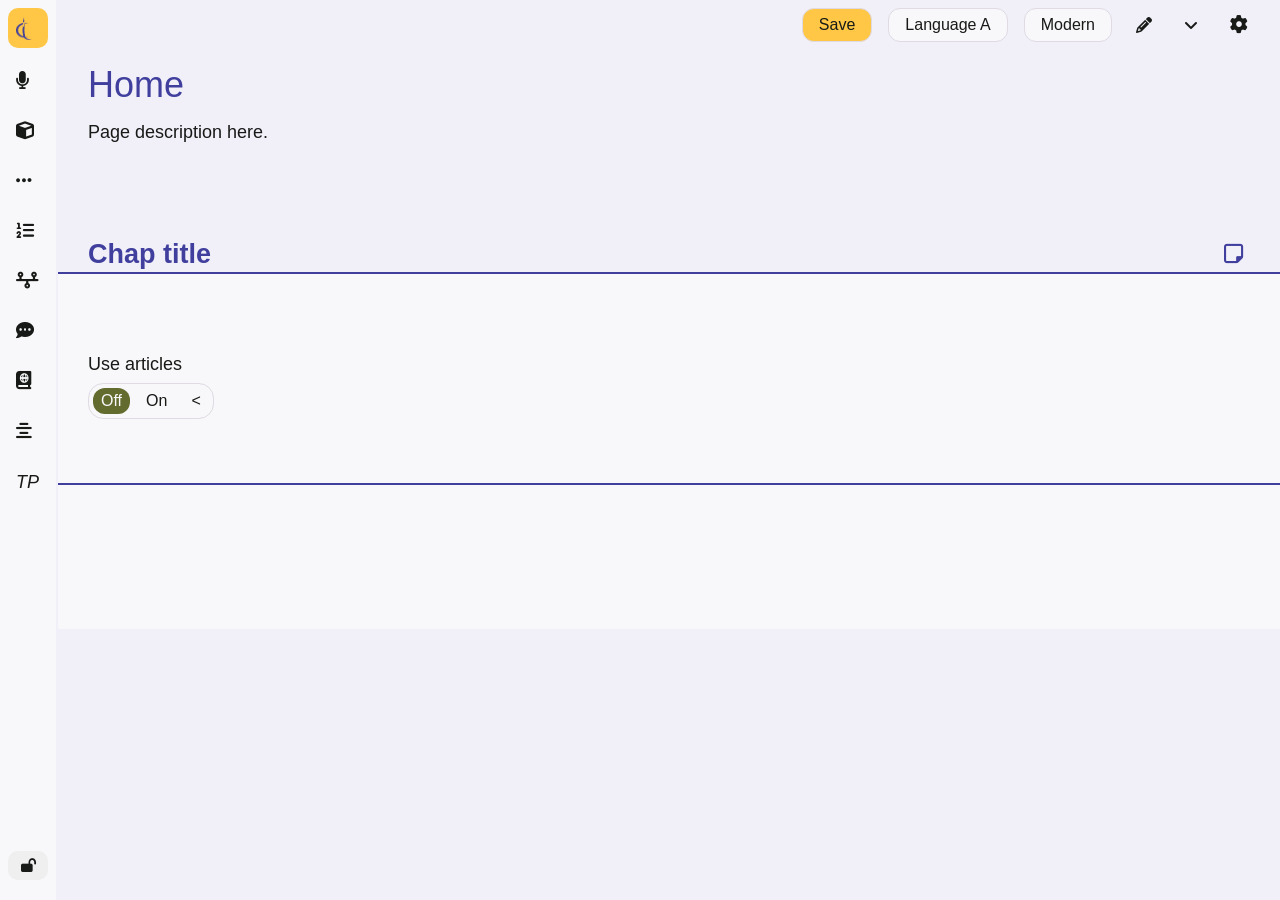
<file: index.html>
<!doctype html>
<html lang="en">

<head>
  <meta charset="UTF-8" />
  <meta name="viewport" content="width=device-width, initial-scale=1.0" />
  <title>Document</title>
  <link rel="stylesheet" href="css/style.css" />
  <link rel="stylesheet" href="https://cdnjs.cloudflare.com/ajax/libs/font-awesome/6.5.0/css/all.min.css" />
</head>

<body>
  <!-- ========================================================================================================================================== NAV ===== -->
  <div class="layout">
    <nav class="sidebar">
      <div class="sidebar-main">
        <a href="index.html" class="nav-item home">
          <img src="images/Logo.png" alt="Logo" />
          <span class="nav-label">Home</span>
        </a>

        <a href="pages/phonology.html" class="nav-item">
          <i class="fa-solid fa-microphone"></i>
          <span class="nav-label">Phonology</span>
        </a>

        <a href="pages/grammar.html" class="nav-item">
          <i class="fa-solid fa-cube"></i>
          <span class="nav-label">Grammar</span>
        </a>

        <a href="pages/morphology.html" class="nav-item">
          <i class="fa-solid fa-ellipsis"></i>
          <span class="nav-label">Morphology</span>
        </a>

        <a href="pages/syntax.html" class="nav-item">
          <i class="fa-solid fa-list-ol"></i>
          <span class="nav-label">Syntax</span>
        </a>

        <a href="pages/evolution.html" class="nav-item">
          <i class="fa-solid fa-timeline"></i>
          <span class="nav-label">Evolution</span>
        </a>

        <a href="pages/phrases.html" class="nav-item">
          <i class="fa-solid fa-comment-dots"></i>
          <span class="nav-label">Phrases</span>
        </a>

        <a href="pages/dictionary.html" class="nav-item">
          <i class="fa-solid fa-book-atlas"></i>
          <span class="nav-label">Dictionary</span>
        </a>

        <a href="pages/sentences.html" class="nav-item">
          <i class="fa-solid fa-align-center"></i>
          <span class="nav-label">Sentences</span>
        </a>



        <a href="pages/testpage.html" class="nav-item">
          <i class="">TP</i>
          <span class="nav-label">Testpage</span>
        </a>
      </div>

      <!-- ========================= SUB NAV ========================= -->

      <button class="btn-nav-lock" title="Sidebar mode">
        <i class="fa-solid fa-lock-open"></i>
      </button>
    </nav>

    <div class="page-settings">
      <button class="btn btn-main btn-settings" style="background-color: #ffc745;" data-action="save-project">
        Save
      </button>

      <button class="btn btn-main btn-settings btn-language-switch">Language A</button>
      <button class="btn btn-main btn-settings btn-stage-switch">Modern</button>

      <div class="mode-toggle" data-state="edit">
        <button class="btn-nav-toggle">
          <i class="fa-solid fa-pencil"></i>
        </button>
      </div>

      <div class="mode-toggle" data-state="down">
        <button class="btn-nav-toggle">
          <!-- <i class="fa-solid fa-angle-up"></i> -->
          <i class="fa-solid fa-angle-down"></i>
        </button>
      </div>

      <div class="mode-toggle">
        <a href="pages/settings.html" class="nav-item">
          <i class="fa-solid fa-gear"></i>
          <span class="nav-label">Settings</span>
        </a>
      </div>
    </div>

    <main class="page-content">
      <!-- ================================================================================================================================= MAIN-CONTENT ===== -->
      <h1>Home</h1>
      <p class="p-info">Page description here.</p>

      <!-- ===================================================================================================================== CHAPTER 1 - sound system ===== -->
      <div class="chap">
        <div class="chap-title">
          <h2>Chap title</h2>
          <div class="iat-input inp-note">
            <button class="btn btn-note">
              <i class="fa-regular fa-note-sticky"></i>
            </button>

            <div class="popup-overlay hidden">
              <div class="popup-window note-popup">
                <button class="btn btn-note-close">✕</button>

                <h2 class="note-title"></h2>

                <p class="p-info">Write your notes about chapter 1.</p>

                <div class="note-toolbar">
                  <button class="btn btn-note-tool btn-h3">h1</button>
                  <button class="btn btn-note-tool btn-h4">h2</button>
                  <button class="btn btn-note-tool btn-p">p</button>

                  <button class="btn btn-note-tool btn-bold">
                    <b>B</b>
                  </button>
                  <button class="btn btn-note-tool btn-italic">
                    <i>I</i>
                  </button>
                  <button class="btn btn-note-tool btn-underline">
                    <u>U</u>
                  </button>
                </div>

                <div class="note-editor" contenteditable="true"></div>
              </div>
            </div>
          </div>
        </div>
        <!-- ========================= CHAP-CONTENT ========================= -->
        <div class="chap-content">
          <!-- ========================= SUB CHAP ========================= -->
          <div class="chap-sub">
            <!-- ========== CHAP IAT ========== -->
            <div class="chap-iat">
              <p class="p-iat-title">Use articles</p>
              <div class="iat-options opt-single">
                <button class="btn btn-opt btn-select selected">Off</button>
                <button class="btn btn-opt btn-select">On</button>

                <button class="btn btn-close btn-opt">&lt;</button>
              </div>
            </div>
          </div>
        </div>
      </div>

      <!-- ========================= CHAP-CONTENT ========================= -->
      <div class="chap-content">
        <!-- ========================= SUB CHAP ========================= -->
        <div class="chap-sub">
          <!-- ========== CHAP IAT's ========== -->
        </div>
      </div>
  </div>
  </div>


  <script src="../js/appData.js"></script>
  <script src="../js/appState.js"></script>
  <script src="../js/dataAccess.js"></script>
  <script src="../js/dataSync.js"></script>

  <script src="../js/projectSave.js"></script>

  <script src="../js/dataInitialization.js"></script>

  <script src="../js/nav.js"></script>
  </main>
  </div>
</body>

</html>
</file>
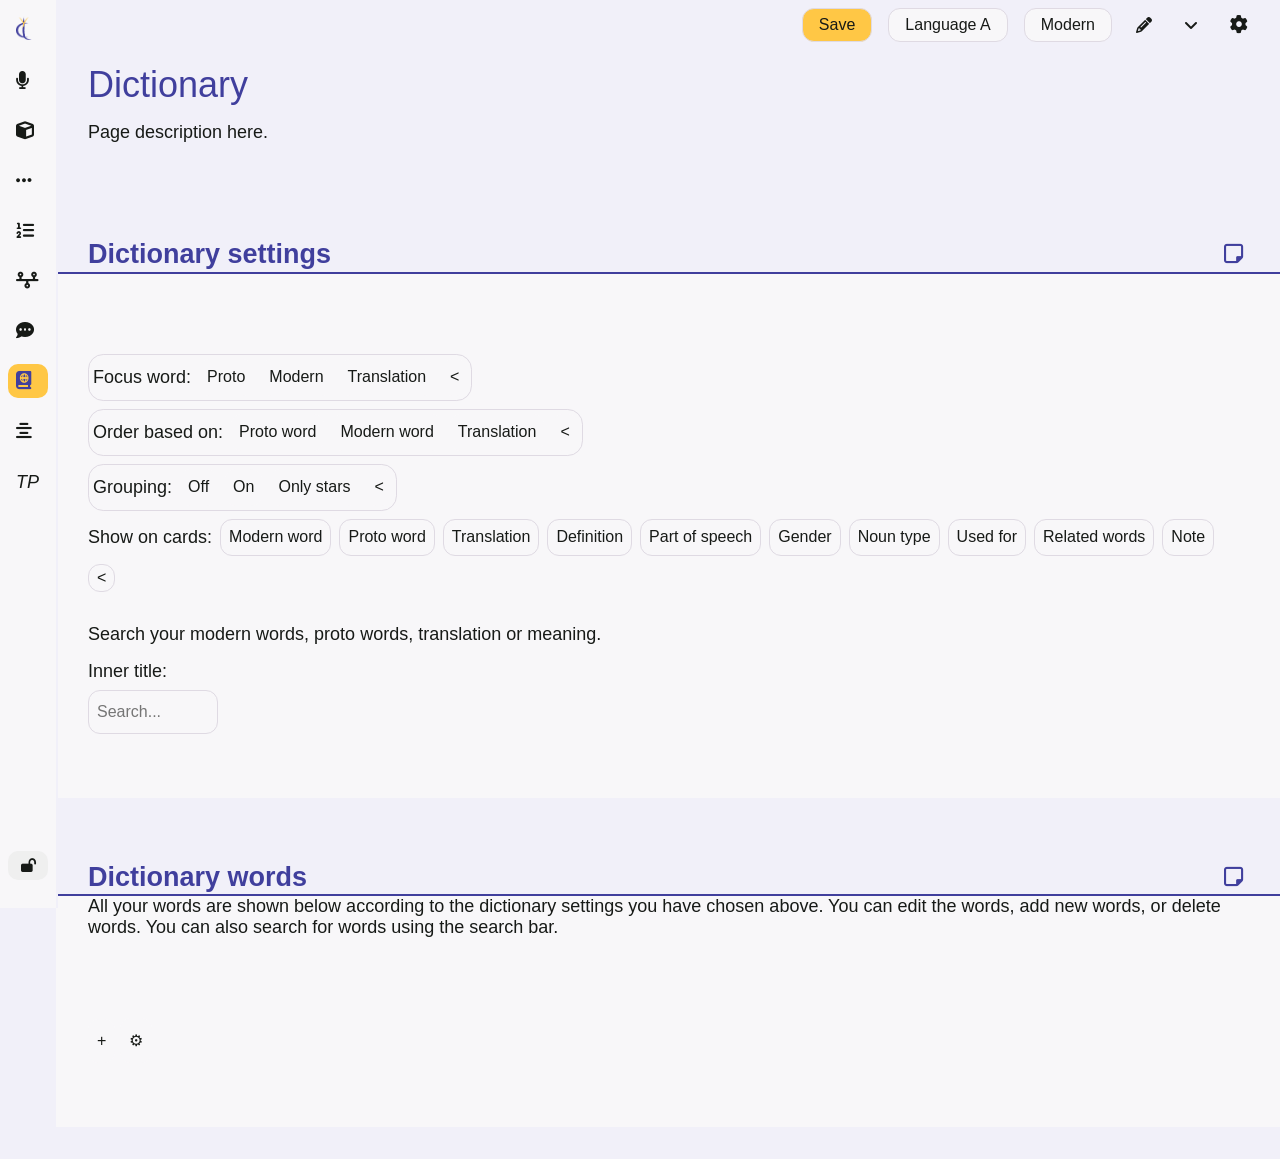
<file: pages/dictionary.html>
<!doctype html>
<html lang="en">
  <head>
    <meta charset="UTF-8" />
    <meta name="viewport" content="width=device-width, initial-scale=1.0" />
    <title>Document</title>
    <link rel="stylesheet" href="../css/style.css" />
    <link
      rel="stylesheet"
      href="https://cdnjs.cloudflare.com/ajax/libs/font-awesome/6.5.0/css/all.min.css"
    />
  </head>

  <body>
    <!-- ========================================================================================================================================== NAV ===== -->
    <div class="layout">
      <nav class="sidebar">
        <div class="sidebar-main">
          <a href="../index.html" class="nav-item home">
            <img src="../images/Logo.png" alt="Logo" />
            <span class="nav-label">Home</span>
          </a>

          <a href="phonology.html" class="nav-item">
            <i class="fa-solid fa-microphone"></i>
            <span class="nav-label">Phonology</span>
          </a>

          <a href="grammar.html" class="nav-item">
            <i class="fa-solid fa-cube"></i>
            <span class="nav-label">Grammar</span>
          </a>

          <a href="morphology.html" class="nav-item">
            <i class="fa-solid fa-ellipsis"></i>
            <span class="nav-label">Morphology</span>
          </a>

          <a href="syntax.html" class="nav-item">
            <i class="fa-solid fa-list-ol"></i>
            <span class="nav-label">Syntax</span>
          </a>

          <a href="evolution.html" class="nav-item">
            <i class="fa-solid fa-timeline"></i>
            <span class="nav-label">Evolution</span>
          </a>

          <a href="phrases.html" class="nav-item">
            <i class="fa-solid fa-comment-dots"></i>
            <span class="nav-label">Phrases</span>
          </a>

          <a href="dictionary.html" class="nav-item">
            <i class="fa-solid fa-book-atlas"></i>
            <span class="nav-label">Dictionary</span>
          </a>

          <a href="sentences.html" class="nav-item">
            <i class="fa-solid fa-align-center"></i>
            <span class="nav-label">Sentences</span>
          </a>

          <a href="testpage.html" class="nav-item">
            <i class="">TP</i>
            <span class="nav-label">Testpage</span>
          </a>
        </div>

        <!-- ========================= SUB NAV ========================= -->

        <button class="btn-nav-lock" title="Sidebar mode">
          <i class="fa-solid fa-lock-open"></i>
        </button>
      </nav>

      <div class="page-settings">
        <button
          class="btn btn-main btn-settings"
          style="background-color: #ffc745"
        >
          Save
        </button>

        <button class="btn btn-main btn-settings btn-language-switch">
          Language A
        </button>
        <button class="btn btn-main btn-settings btn-stage-switch">
          Modern
        </button>

        <div class="mode-toggle" data-state="edit">
          <button class="btn-nav-toggle">
            <i class="fa-solid fa-pencil"></i>
          </button>
        </div>

        <div class="mode-toggle" data-state="down">
          <button class="btn-nav-toggle">
            <!-- <i class="fa-solid fa-angle-up"></i> -->
            <i class="fa-solid fa-angle-down"></i>
          </button>
        </div>

        <div class="mode-toggle">
          <a href="settings.html" class="nav-item">
            <i class="fa-solid fa-gear"></i>
            <span class="nav-label">Settings</span>
          </a>
        </div>
      </div>

      <main class="page-content">
        <!-- ================================================================================================================================= MAIN-CONTENT ===== -->
        <h1>Dictionary</h1>
        <p class="p-info">Page description here.</p>

        <!-- ===================================================================================================================== CHAPTER 1 - Settings ===== -->
        <div class="chap">
          <div class="chap-title">
            <h2>Dictionary settings</h2>
            <div class="iat-input inp-note">
              <button class="btn btn-note">
                <i class="fa-regular fa-note-sticky"></i>
              </button>

              <div class="popup-overlay hidden">
                <div class="popup-window note-popup">
                  <button class="btn btn-note-close">✕</button>

                  <h2 class="note-title"></h2>

                  <p class="p-info">Write your notes about chapter 1.</p>

                  <div class="note-toolbar">
                    <button class="btn btn-note-tool btn-h3">h1</button>
                    <button class="btn btn-note-tool btn-h4">h2</button>
                    <button class="btn btn-note-tool btn-p">p</button>

                    <button class="btn btn-note-tool btn-bold">
                      <b>B</b>
                    </button>
                    <button class="btn btn-note-tool btn-italic">
                      <i>I</i>
                    </button>
                    <button class="btn btn-note-tool btn-underline">
                      <u>U</u>
                    </button>
                  </div>

                  <div class="note-editor" contenteditable="true"></div>
                </div>
              </div>
            </div>
          </div>
          <!-- ========================= CHAP-CONTENT ========================= -->
          <div class="chap-content">
            <!-- ========================= SUB CHAP ========================= -->
            <div class="chap-sub">
              <!-- ========== CHAP IAT ========== -->
              <div class="chap-iat">
                <div class="iat-options opt-single">
                  <p class="p-info">Focus word:</p>
                  <button class="btn btn-opt btn-select">Proto</button>
                  <button class="btn btn-opt btn-select">Modern</button>
                  <button class="btn btn-opt btn-select">Translation</button>

                  <button class="btn btn-close btn-opt">&lt;</button>
                </div>
              </div>

              <!-- ========== CHAP IAT ========== -->
              <div class="chap-iat-inner">
                <div class="iat-options opt-single">
                  <p class="p-info">Order based on:</p>
                  <button class="btn btn-opt btn-select">Proto word</button>
                  <button class="btn btn-opt btn-select">Modern word</button>
                  <button class="btn btn-opt btn-select">Translation</button>

                  <button class="btn btn-close btn-opt">&lt;</button>
                </div>
              </div>

              <!-- ========== CHAP IAT ========== -->
              <div class="chap-iat-inner">
                <div class="iat-options opt-single">
                  <p class="p-info">Grouping:</p>
                  <button class="btn btn-opt btn-select">Off</button>
                  <button class="btn btn-opt btn-select">On</button>
                  <button class="btn btn-opt btn-select">Only stars</button>

                  <button class="btn btn-close btn-opt">&lt;</button>
                </div>
              </div>

              <!-- ========== CHAP IAT ========== -->
              <div class="chap-iat-inner">
                <div class="iat-options opt-multi">
                  <p class="p-info">Show on cards:</p>
                  <button class="btn btn-opt btn-select">Modern word</button>
                  <button class="btn btn-opt btn-select">Proto word</button>
                  <button class="btn btn-opt btn-select">Translation</button>
                  <button class="btn btn-opt btn-select">Definition</button>
                  <button class="btn btn-opt btn-select">Part of speech</button>
                  <button class="btn btn-opt btn-select">Gender</button>
                  <button class="btn btn-opt btn-select">Noun type</button>
                  <button class="btn btn-opt btn-select">Used for</button>
                  <button class="btn btn-opt btn-select">Related words</button>
                  <button class="btn btn-opt btn-select">Note</button>

                  <button class="btn btn-close btn-opt">&lt;</button>
                </div>
              </div>

              <div class="chap-iat">
                <p class="p-iat-title">
                  Search your modern words, proto words, translation or meaning.
                </p>
                <div class="iat-input inp-text">
                  <p class="p-info">Inner title:</p>
                  <input
                    type="text"
                    class="iat-inputfield"
                    placeholder="Search..."
                    style="min-width: 7rem"
                  />
                </div>
              </div>
            </div>
          </div>
        </div>

        <!-- ===================================================================================================================== CHAPTER 2 - Words ===== -->
        <div class="chap">
          <div class="chap-title">
            <h2>Dictionary words</h2>
            <div class="iat-input inp-note">
              <button class="btn btn-note">
                <i class="fa-regular fa-note-sticky"></i>
              </button>

              <div class="popup-overlay hidden">
                <div class="popup-window note-popup">
                  <button class="btn btn-note-close">✕</button>

                  <h2 class="note-title"></h2>

                  <p class="p-info">Write your notes about chapter 1.</p>

                  <div class="note-toolbar">
                    <button class="btn btn-note-tool btn-h3">h1</button>
                    <button class="btn btn-note-tool btn-h4">h2</button>
                    <button class="btn btn-note-tool btn-p">p</button>

                    <button class="btn btn-note-tool btn-bold">
                      <b>B</b>
                    </button>
                    <button class="btn btn-note-tool btn-italic">
                      <i>I</i>
                    </button>
                    <button class="btn btn-note-tool btn-underline">
                      <u>U</u>
                    </button>
                  </div>

                  <div class="note-editor" contenteditable="true"></div>
                </div>
              </div>
            </div>
          </div>
          <!-- ========================= CHAP-CONTENT ========================= -->
          <div class="chap-content">
            <p>
              All your words are shown below according to the dictionary
              settings you have chosen above. You can edit the words, add new
              words, or delete words. You can also search for words using the
              search bar.
            </p>
            <!-- ========================= SUB CHAP ========================= -->
            <div class="chap-sub">
              <div class="iat-cards car-words">
                <div class="card-controls">
                  <button class="btn-add btn btn-inp">+</button>
                  <button class="btn-edit btn btn-inp">⚙</button>
                </div>

                <div class="cards-list"></div>
              </div>
            </div>
          </div>
        </div>

        <!-- ===================================================================================================================== Template Word cards ===== -->
        <template id="word-card-template">
          <div class="word-card">
            <button class="btn-card-word"></button>

            <div class="card-body" style="min-height: 2rem"></div>

            <div class="popup-overlay hidden">
              <div class="popup-window card-popup">
                <button class="btn-card-close">✕</button>
                <div class="card-columns">
                  <div class="card-column">
                    <!-- ========== CHAP IAT ========== -->
                    <div class="chap-iat">
                      <div class="iat-input inp-text">
                        <input
                          type="text"
                          class="iat-inputfield"
                          placeholder="Modern word..."
                          style="min-width: 7rem"
                        />
                      </div>
                    </div>

                    <div class="chap-iat">
                      <div class="iat-input inp-text">
                        <input
                          type="text"
                          class="iat-inputfield"
                          placeholder="Proto word..."
                          style="min-width: 7rem"
                        />
                      </div>
                    </div>
                    <div class="chap-iat">
                      <div class="iat-input inp-text">
                        <input
                          type="text"
                          class="iat-inputfield"
                          placeholder="Written word..."
                          style="min-width: 7rem"
                        />
                      </div>
                    </div>

                    <div class="chap-iat">
                      <div class="iat-input inp-text">
                        <input
                          type="text"
                          class="iat-inputfield"
                          placeholder="Translated word..."
                          style="min-width: 7rem"
                        />
                      </div>
                    </div>

                    <div class="chap-iat">
                      <p class="p-iat-title">Outer title</p>

                      <div class="iat-input inp-info">
                        <p class="p-info">Inner title:</p>
                        <textarea
                          class="iat-inputfield"
                          placeholder="Meaning..."
                          rows="1"
                        ></textarea>
                      </div>
                    </div>
                  </div>

                  <div class="card-column">
                    <div class="chap-iat">
                      <div class="iat-options opt-multi">
                        <p class="p-info">Part of speech:</p>
                        <button class="btn btn-opt btn-select">Verb</button>
                        <button class="btn btn-opt btn-select">
                          Auxiliary
                        </button>
                        <button class="btn btn-opt btn-select">Noun</button>
                        <button class="btn btn-opt btn-select">
                          Adjective
                        </button>
                        <button class="btn btn-opt btn-select">Adverb</button>
                        <button class="btn btn-opt btn-select">Pronoun</button>
                        <button class="btn btn-opt btn-select">
                          Preposition
                        </button>
                        <button class="btn btn-opt btn-select">Particle</button>

                        <div class="inputfield-icon" style="display: none">
                          <button class="btn-icon btn btn-add">+</button>

                          <input
                            type="text"
                            class="iat-inputfield opt-inputfield"
                            placeholder="Add option..."
                          />
                        </div>

                        <button class="btn btn-edit btn-opt">⚙</button>
                        <button class="btn btn-close btn-opt">&lt;</button>
                      </div>
                    </div>

                    <div class="chap-iat">
                      <div class="iat-options opt-multi">
                        <p class="p-info">Gender:</p>
                        <button class="btn btn-opt btn-select">Male</button>
                        <button class="btn btn-opt btn-select">Female</button>
                        <button class="btn btn-opt btn-select">Neutral</button>

                        <button class="btn btn-close btn-opt">&lt;</button>
                      </div>
                    </div>

                    <div class="chap-iat">
                      <div class="iat-options opt-multi">
                        <p class="p-info">Type of noun:</p>
                        <button class="btn btn-opt btn-select">
                          Count noun
                        </button>
                        <button class="btn btn-opt btn-select">
                          Mass noun
                        </button>
                        <button class="btn btn-opt btn-select">Definite</button>
                        <button class="btn btn-opt btn-select">
                          Indefinite
                        </button>
                        <button class="btn btn-opt btn-select">Animate</button>
                        <button class="btn btn-opt btn-select">
                          Inanimate
                        </button>
                        <button class="btn btn-opt btn-select">common</button>
                        <button class="btn btn-opt btn-select">Proper</button>

                        <button class="btn btn-close btn-opt">&lt;</button>
                      </div>
                    </div>

                    <div class="chap-iat">
                      <div class="iat-input inp-text">
                        <p class="p-info">Used for:</p>
                        <input
                          type="text"
                          class="iat-inputfield"
                          placeholder="Input..."
                          style="min-width: 7rem"
                        />
                      </div>
                    </div>

                    <div class="chap-iat">
                      <div class="iat-input inp-popup">
                        <p class="p-info">Related words:</p>
                        <div class="inputfield-icon">
                          <button class="btn-icon btn">
                            <i class="fa-solid fa-pen"></i>
                          </button>
                          <input
                            type="text"
                            class="iat-inputfield"
                            value="Selected value komt"
                            readonly
                          />
                        </div>
                      </div>
                    </div>

                    <div class="chap-iat">
                      <div class="iat-input inp-info">
                        <p class="p-info">Inner title:</p>
                        <textarea
                          class="iat-inputfield"
                          placeholder="Your notes..."
                          rows="1"
                        ></textarea>
                      </div>
                    </div>
                  </div>
                </div>
              </div>
            </div>
          </div>
        </template>

        <script src="../js/nav.js"></script>
        <script src="../js/iat.js"></script>
        <script src="../js/feature-visibility.js"></script>
        <script src="../js/evolution.js"></script>
      </main>
    </div>
  </body>
</html>
</file>
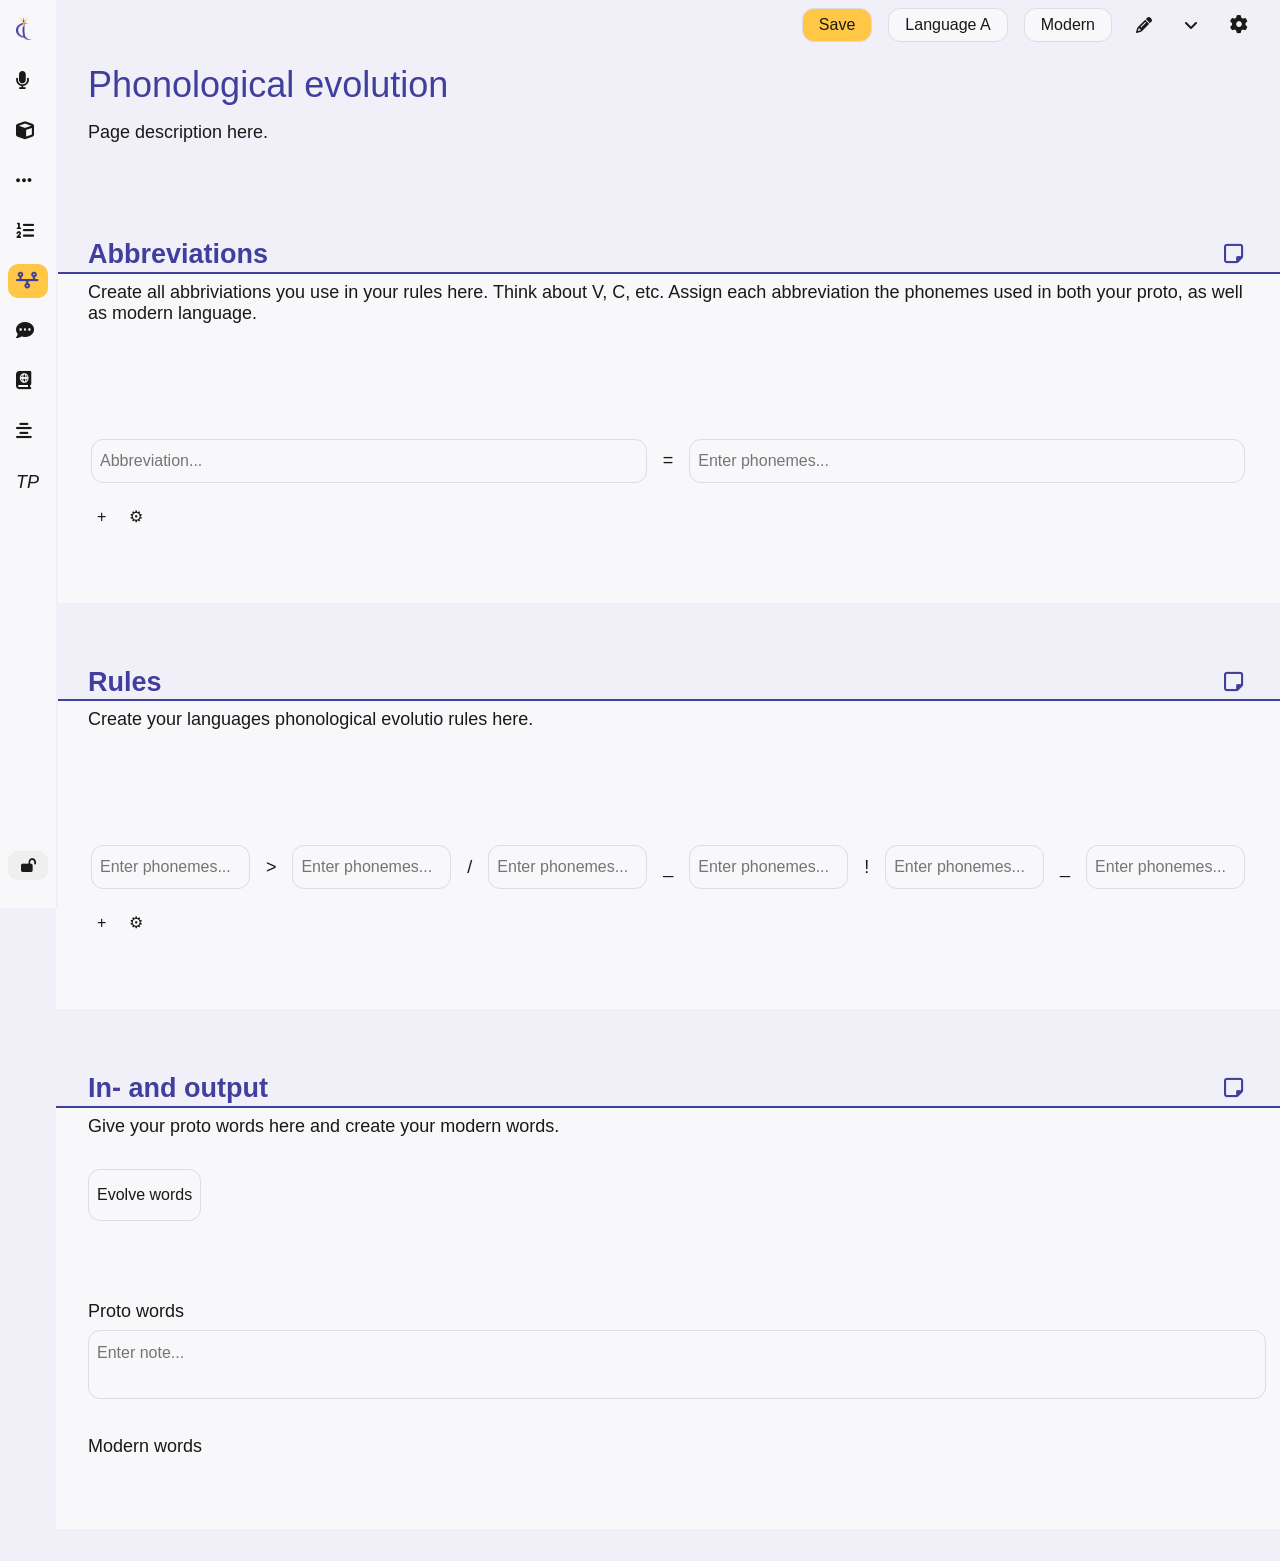
<file: pages/evolution.html>
<!doctype html>
<html lang="en">
  <head>
    <meta charset="UTF-8" />
    <meta name="viewport" content="width=device-width, initial-scale=1.0" />
    <title>Document</title>
    <link rel="stylesheet" href="../css/style.css" />
    <link
      rel="stylesheet"
      href="https://cdnjs.cloudflare.com/ajax/libs/font-awesome/6.5.0/css/all.min.css"
    />
  </head>

  <body>
    <!-- ========================================================================================================================================== NAV ===== -->
    <div class="layout">
      <nav class="sidebar">
        <div class="sidebar-main">
          <a href="../index.html" class="nav-item home">
            <img src="../images/Logo.png" alt="Logo" />
            <span class="nav-label">Home</span>
          </a>

          <a href="phonology.html" class="nav-item">
            <i class="fa-solid fa-microphone"></i>
            <span class="nav-label">Phonology</span>
          </a>

          <a href="grammar.html" class="nav-item">
            <i class="fa-solid fa-cube"></i>
            <span class="nav-label">Grammar</span>
          </a>

          <a href="morphology.html" class="nav-item">
            <i class="fa-solid fa-ellipsis"></i>
            <span class="nav-label">Morphology</span>
          </a>

          <a href="syntax.html" class="nav-item">
            <i class="fa-solid fa-list-ol"></i>
            <span class="nav-label">Syntax</span>
          </a>

          <a href="evolution.html" class="nav-item">
            <i class="fa-solid fa-timeline"></i>
            <span class="nav-label">Evolution</span>
          </a>

          <a href="phrases.html" class="nav-item">
            <i class="fa-solid fa-comment-dots"></i>
            <span class="nav-label">Phrases</span>
          </a>

          <a href="dictionary.html" class="nav-item">
            <i class="fa-solid fa-book-atlas"></i>
            <span class="nav-label">Dictionary</span>
          </a>

          <a href="sentences.html" class="nav-item">
            <i class="fa-solid fa-align-center"></i>
            <span class="nav-label">Sentences</span>
          </a>

          <a href="testpage.html" class="nav-item">
            <i class="">TP</i>
            <span class="nav-label">Testpage</span>
          </a>
        </div>

        <!-- ========================= SUB NAV ========================= -->

        <button class="btn-nav-lock" title="Sidebar mode">
          <i class="fa-solid fa-lock-open"></i>
        </button>
      </nav>

      <div class="page-settings">
        <button
          class="btn btn-main btn-settings"
          style="background-color: #ffc745"
        >
          Save
        </button>

        <button class="btn btn-main btn-settings btn-language-switch">
          Language A
        </button>
        <button class="btn btn-main btn-settings btn-stage-switch">
          Modern
        </button>

        <div class="mode-toggle" data-state="edit">
          <button class="btn-nav-toggle">
            <i class="fa-solid fa-pencil"></i>
          </button>
        </div>

        <div class="mode-toggle" data-state="down">
          <button class="btn-nav-toggle">
            <!-- <i class="fa-solid fa-angle-up"></i> -->
            <i class="fa-solid fa-angle-down"></i>
          </button>
        </div>

        <div class="mode-toggle">
          <a href="settings.html" class="nav-item">
            <i class="fa-solid fa-gear"></i>
            <span class="nav-label">Settings</span>
          </a>
        </div>
      </div>

      <main class="page-content">
        <!-- ================================================================================================================================= MAIN-CONTENT ===== -->
        <h1>Phonological evolution</h1>
        <p class="p-info">Page description here.</p>

        <!-- ===================================================================================================================== CHAPTER 1 - Abbreviations ===== -->
        <div class="chap">
          <div class="chap-title">
            <h2>Abbreviations</h2>
            <div class="iat-input inp-note">
              <button class="btn btn-note">
                <i class="fa-regular fa-note-sticky"></i>
              </button>

              <div class="popup-overlay hidden">
                <div class="popup-window note-popup">
                  <button class="btn btn-note-close">✕</button>

                  <h2 class="note-title"></h2>

                  <p class="p-info">Write your notes about chapter 1.</p>

                  <div class="note-toolbar">
                    <button class="btn btn-note-tool btn-h3">h1</button>
                    <button class="btn btn-note-tool btn-h4">h2</button>
                    <button class="btn btn-note-tool btn-p">p</button>

                    <button class="btn btn-note-tool btn-bold">
                      <b>B</b>
                    </button>
                    <button class="btn btn-note-tool btn-italic">
                      <i>I</i>
                    </button>
                    <button class="btn btn-note-tool btn-underline">
                      <u>U</u>
                    </button>
                  </div>

                  <div class="note-editor" contenteditable="true"></div>
                </div>
              </div>
            </div>
          </div>
          <!-- ========================= CHAP-CONTENT ========================= -->
          <div class="chap-content">
            <p class="p-info">
              Create all abbriviations you use in your rules here. Think about
              V, C, etc. Assign each abbreviation the phonemes used in both your
              proto, as well as modern language.
            </p>
            <!-- ========================= SUB CHAP ========================= -->
            <div class="chap-sub">
              <!-- ========== CHAP IAT ========== -->

              <div class="chap-iat">
                <div class="iat-input inp-rule container-shorts">
                  <!-- rule 1 -->
                  <div class="rule evoShort" id="short-1">
                    <button class="btn-reorder btn btn-inp">↕</button>

                    <input
                      type="text"
                      class="iat-inputfield symbol-char short-input"
                      id="symbol-char-1"
                      placeholder="Abbreviation..."
                    />
                    <span class="p-rule-symbol">=</span>
                    <input
                      type="text"
                      class="iat-inputfield meaning-char short-input"
                      id="meaning-char-1"
                      placeholder="Enter phonemes..."
                    />
                  </div>

                  <!-- rule buttons -->
                  <div class="rule-btn" style="padding-top: 0.5rem">
                    <!-- <button class="btn-add btn btn-inp">+</button> -->
                    <button class="btn btn-inp btn-add">+</button>

                    <button class="btn btn-edit btn-inp">⚙</button>
                  </div>
                </div>
              </div>
            </div>
          </div>
        </div>

        <div class="chap">
          <div class="chap-title">
            <h2>Rules</h2>
            <div class="iat-input inp-note">
              <button class="btn btn-note">
                <i class="fa-regular fa-note-sticky"></i>
              </button>

              <div class="popup-overlay hidden">
                <div class="popup-window note-popup">
                  <button class="btn btn-note-close">✕</button>

                  <h2 class="note-title"></h2>

                  <p class="p-info">Write your notes about chapter 1.</p>

                  <div class="note-toolbar">
                    <button class="btn btn-note-tool btn-h3">h1</button>
                    <button class="btn btn-note-tool btn-h4">h2</button>
                    <button class="btn btn-note-tool btn-p">p</button>

                    <button class="btn btn-note-tool btn-bold">
                      <b>B</b>
                    </button>
                    <button class="btn btn-note-tool btn-italic">
                      <i>I</i>
                    </button>
                    <button class="btn btn-note-tool btn-underline">
                      <u>U</u>
                    </button>
                  </div>

                  <div class="note-editor" contenteditable="true"></div>
                </div>
              </div>
            </div>
          </div>
          <!-- ========================= CHAP-CONTENT ========================= -->
          <div class="chap-content">
            <p class="p-info">
              Create your languages phonological evolutio rules here.
            </p>

            <!-- ========================= SUB CHAP ========================= -->
            <div class="chap-sub">
              <div class="chap-iat">
                <div class="iat-input inp-rule container-rules">
                  <!-- rule 1 -->
                  <div class="rule evoRule" id="rule-1">
                    <button class="btn-reorder btn btn-inp">↕</button>

                    <input
                      type="text"
                      class="iat-inputfield cur-char rule-input"
                      id="cur-char-1"
                      placeholder="Enter phonemes..."
                    />
                    <span class="p-rule-symbol">&gt;</span>
                    <input
                      type="text"
                      class="iat-inputfield new-char rule-input"
                      id="new-char-1"
                      placeholder="Enter phonemes..."
                    />
                    <span class="p-rule-symbol">/</span>
                    <input
                      type="text"
                      class="iat-inputfield bef-char rule-input"
                      id="bef-char-1"
                      placeholder="Enter phonemes..."
                    />
                    <span class="p-rule-symbol">_</span>
                    <input
                      type="text"
                      class="iat-inputfield aft-char rule-input"
                      id="aft-char-1"
                      placeholder="Enter phonemes..."
                    />
                    <span class="p-rule-symbol">!</span>
                    <input
                      type="text"
                      class="iat-inputfield unl-bef rule-input"
                      id="unl-bef-1"
                      placeholder="Enter phonemes..."
                    />
                    <span class="p-rule-symbol">_</span>
                    <input
                      type="text"
                      class="iat-inputfield unl-aft rule-input"
                      id="unl-aft-1"
                      placeholder="Enter phonemes..."
                    />
                    <button class="btn-delete btn btn-inp">✕</button>
                  </div>

                  <!-- rule buttons -->
                  <div class="rule-btn" style="padding-top: 0.5rem">
                    <!-- <button class="btn-add btn btn-inp">+</button> -->
                    <button class="btn btn-add btn-inp">+</button>
                    <button class="btn btn-edit btn-inp">⚙</button>
                  </div>
                </div>
              </div>
            </div>
          </div>
        </div>

        <div class="chap">
          <div class="chap-title">
            <h2>In- and output</h2>
            <div class="iat-input inp-note">
              <button class="btn btn-note">
                <i class="fa-regular fa-note-sticky"></i>
              </button>

              <div class="popup-overlay hidden">
                <div class="popup-window note-popup">
                  <button class="btn btn-note-close">✕</button>

                  <h2 class="note-title"></h2>

                  <p class="p-info">Write your notes about chapter 1.</p>

                  <div class="note-toolbar">
                    <button class="btn btn-note-tool btn-h3">h1</button>
                    <button class="btn btn-note-tool btn-h4">h2</button>
                    <button class="btn btn-note-tool btn-p">p</button>

                    <button class="btn btn-note-tool btn-bold">
                      <b>B</b>
                    </button>
                    <button class="btn btn-note-tool btn-italic">
                      <i>I</i>
                    </button>
                    <button class="btn btn-note-tool btn-underline">
                      <u>U</u>
                    </button>
                  </div>

                  <div class="note-editor" contenteditable="true"></div>
                </div>
              </div>
            </div>
          </div>
          <!-- ========================= CHAP-CONTENT ========================= -->
          <div class="chap-content">
            <p class="p-info">
              Give your proto words here and create your modern words.
            </p>

            <button class="btn btn-main" id="mySubmit">Evolve words</button>

            <!-- ========================= SUB CHAP ========================= -->
            <div class="chap-sub">
              <!-- ========== CHAP IAT ========== -->

              <div class="chap-iat">
                <p class="p-iat-title">Proto words</p>

                <div class="iat-input inp-info">
                  <textarea
                    class="iat-inputfield"
                    id="myText"
                    placeholder="Enter note..."
                    rows="1"
                  ></textarea>
                </div>
              </div>

              <div class="chap-iat">
                <p class="p-iat-title">Modern words</p>

                <div class="iat-input inp-info container-output">
                  <h3 id="output-word"></h3>
                  <!-- <textarea class="iat-inputfield" placeholder="Enter note..." rows="1"></textarea> -->
                </div>
              </div>
            </div>
          </div>
        </div>

        <script src="../js/nav.js"></script>
        <script src="../js/iat.js"></script>
        <script src="../js/feature-visibility.js"></script>
        <script src="../js/evolution.js"></script>
      </main>
    </div>
  </body>
</html>
</file>
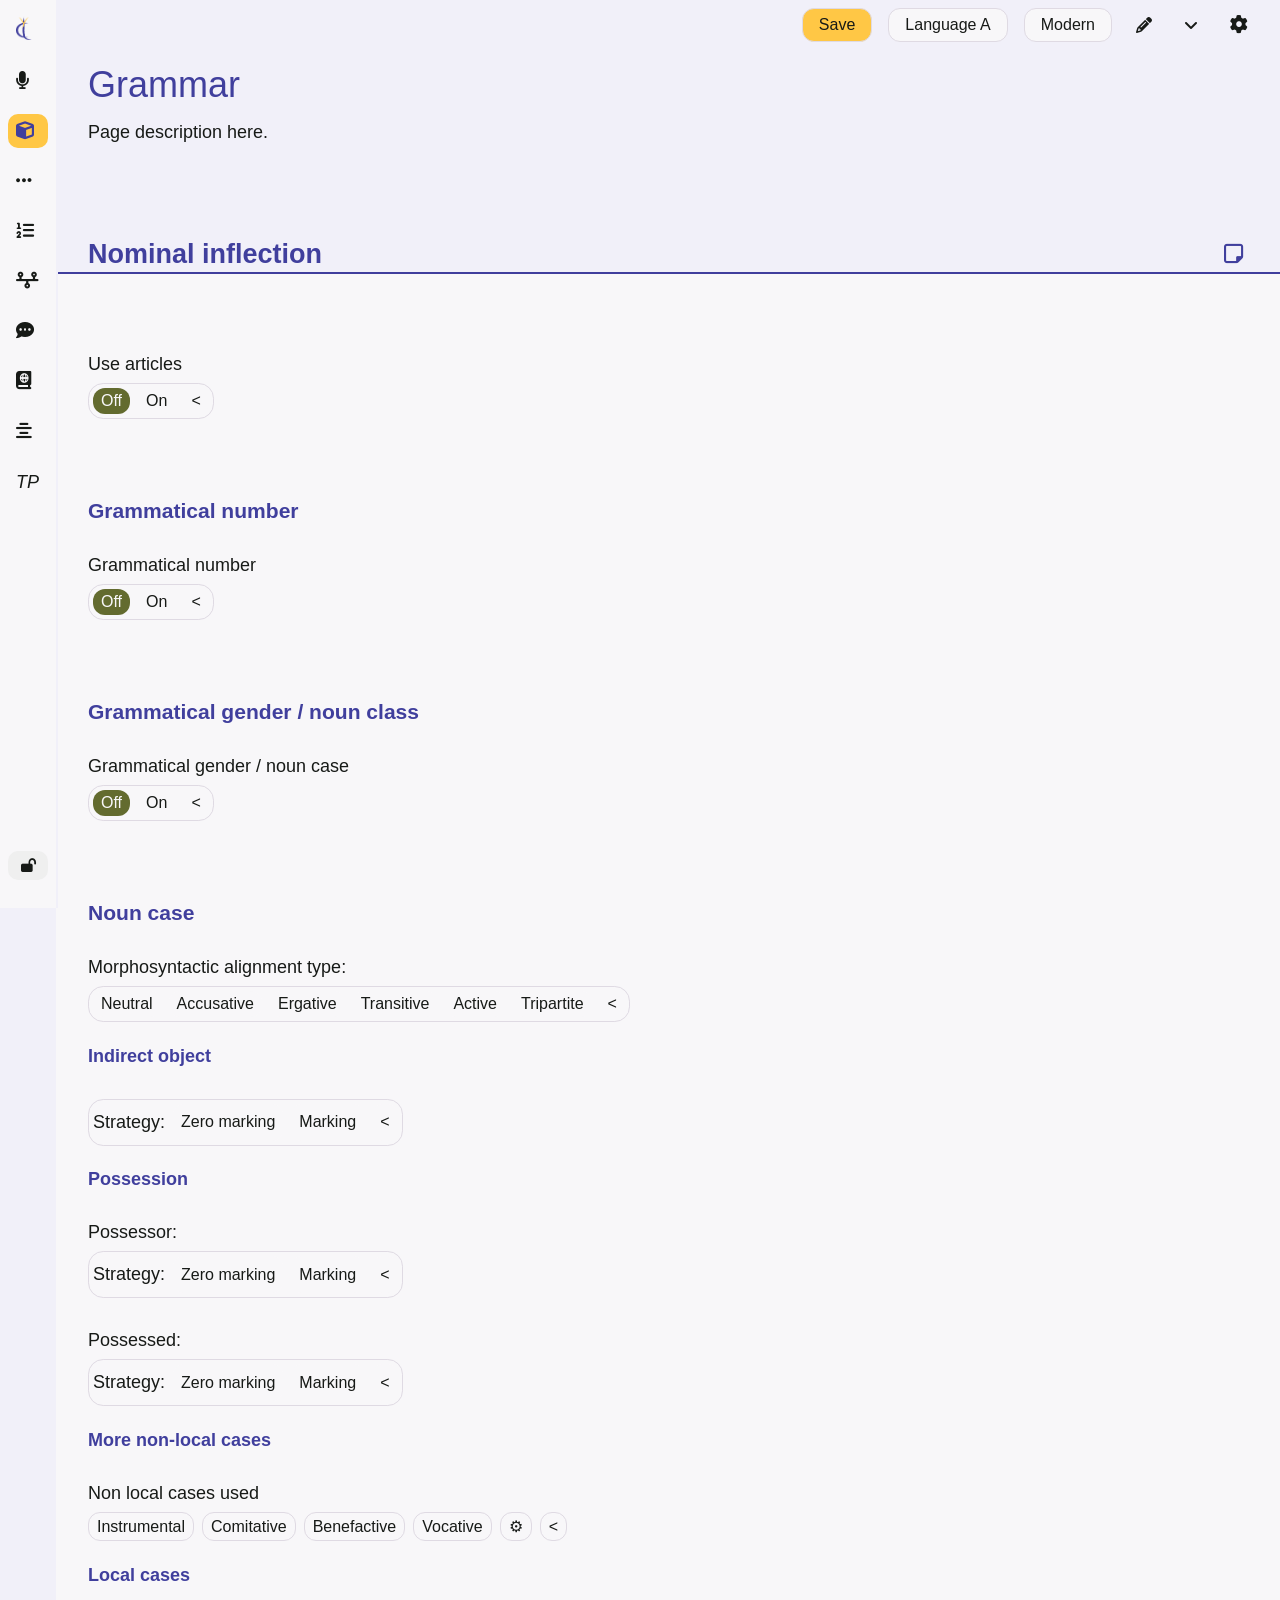
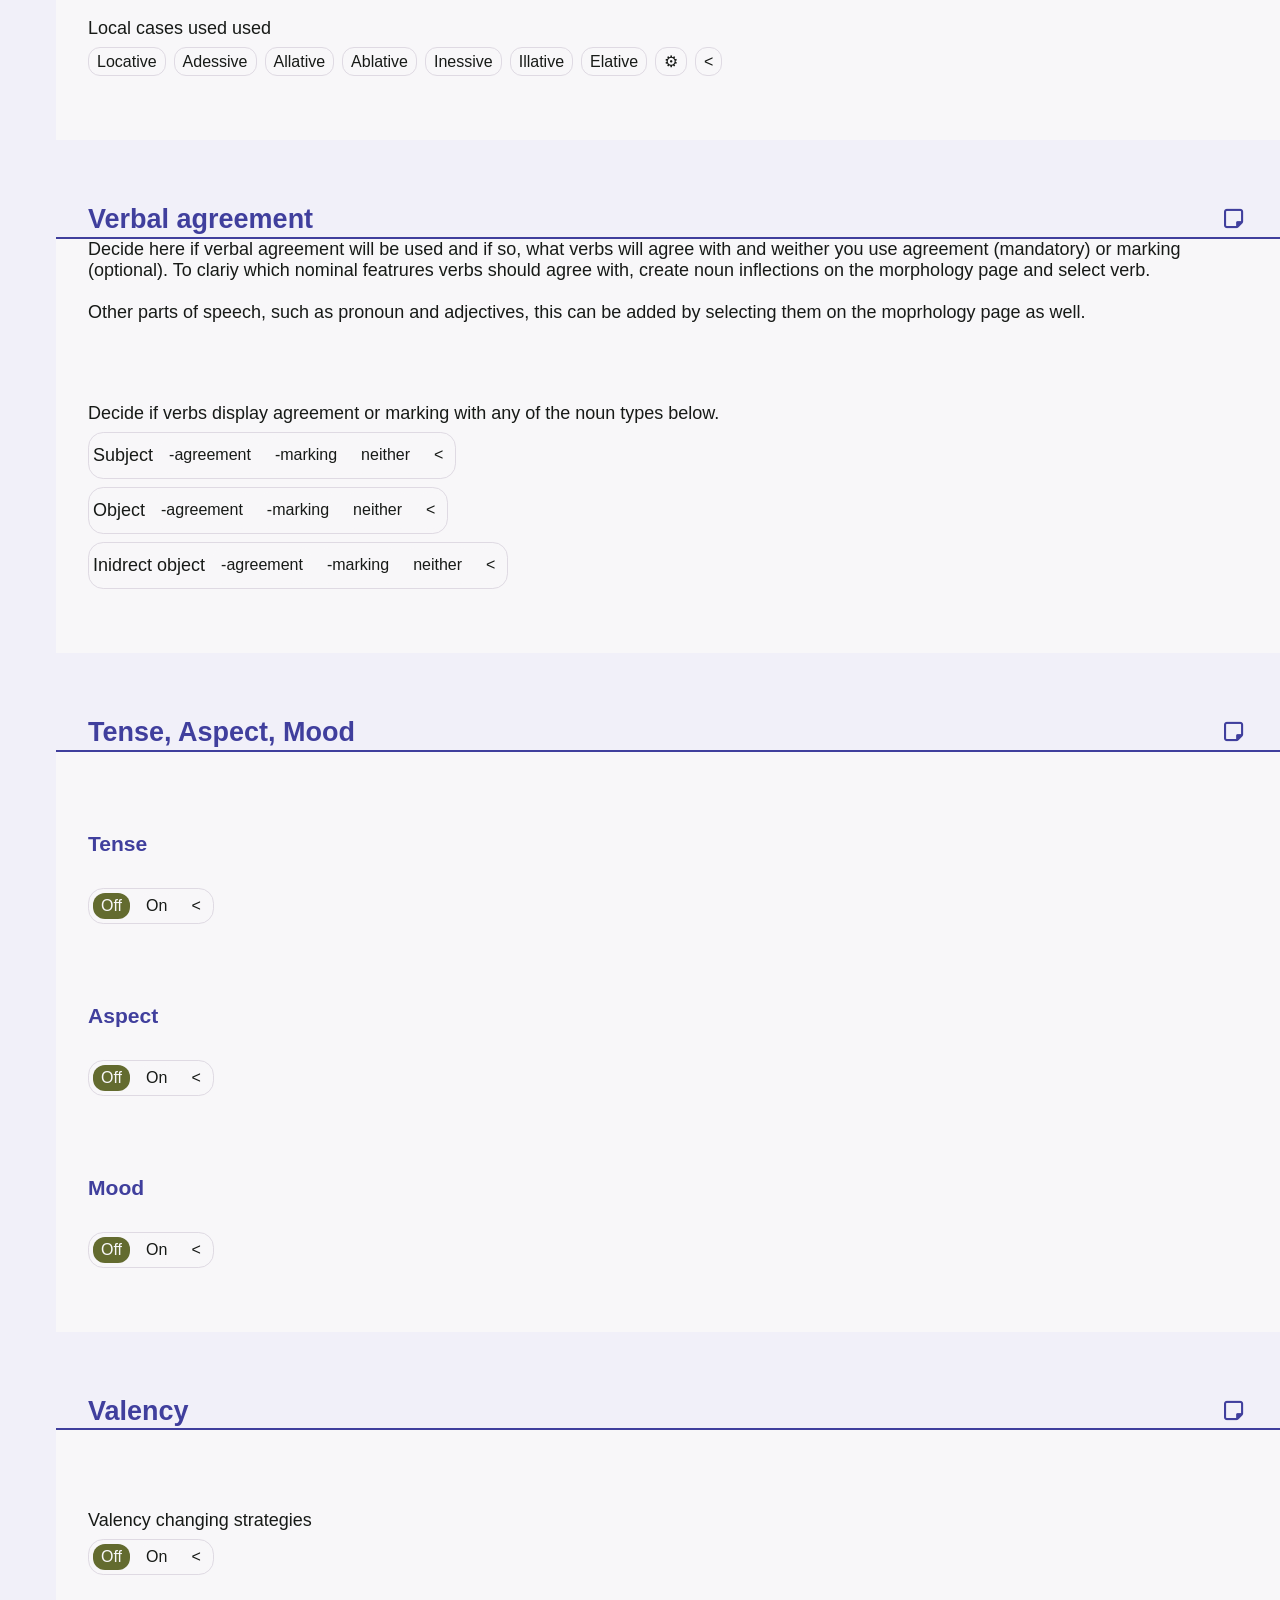
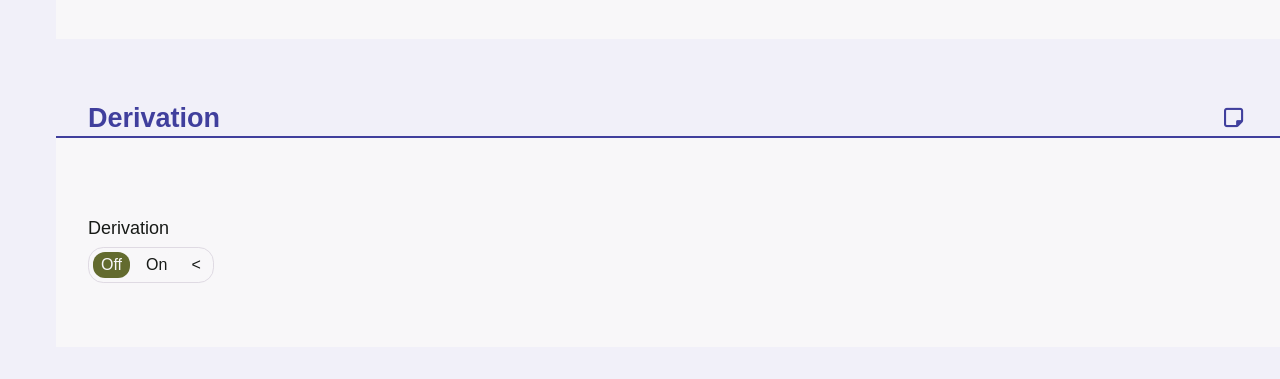
<file: pages/grammar.html>
<!doctype html>
<html lang="en">
  <head>
    <meta charset="UTF-8" />
    <meta name="viewport" content="width=device-width, initial-scale=1.0" />
    <title>Document</title>
    <link rel="stylesheet" href="../css/style.css" />
    <link
      rel="stylesheet"
      href="https://cdnjs.cloudflare.com/ajax/libs/font-awesome/6.5.0/css/all.min.css"
    />
  </head>

  <body>
    <div class="layout">
      <!-- ========================================================================================================================================= NAV ===== -->
      <nav class="sidebar">
        <div class="sidebar-main">
          <a href="../index.html" class="nav-item home">
            <img src="../images/Logo.png" alt="Logo" />
            <span class="nav-label">Home</span>
          </a>

          <a href="phonology.html" class="nav-item">
            <i class="fa-solid fa-microphone"></i>
            <span class="nav-label">Phonology</span>
          </a>

          <a href="grammar.html" class="nav-item">
            <i class="fa-solid fa-cube"></i>
            <span class="nav-label">Grammar</span>
          </a>

          <a href="morphology.html" class="nav-item">
            <i class="fa-solid fa-ellipsis"></i>
            <span class="nav-label">Morphology</span>
          </a>

          <a href="syntax.html" class="nav-item">
            <i class="fa-solid fa-list-ol"></i>
            <span class="nav-label">Syntax</span>
          </a>

          <a href="evolution.html" class="nav-item">
            <i class="fa-solid fa-timeline"></i>
            <span class="nav-label">Evolution</span>
          </a>

          <a href="phrases.html" class="nav-item">
            <i class="fa-solid fa-comment-dots"></i>
            <span class="nav-label">Phrases</span>
          </a>

          <a href="dictionary.html" class="nav-item">
            <i class="fa-solid fa-book-atlas"></i>
            <span class="nav-label">Dictionary</span>
          </a>

          <a href="sentences.html" class="nav-item">
            <i class="fa-solid fa-align-center"></i>
            <span class="nav-label">Sentences</span>
          </a>

          <a href="testpage.html" class="nav-item">
            <i class="">TP</i>
            <span class="nav-label">Testpage</span>
          </a>
        </div>

        <!-- ========================= SUB NAV ========================= -->

        <button class="btn-nav-lock" title="Sidebar mode">
          <i class="fa-solid fa-lock-open"></i>
        </button>
      </nav>

      <div class="page-settings">
        <button
          class="btn btn-main btn-settings"
          style="background-color: #ffc745"
        >
          Save
        </button>

        <button class="btn btn-main btn-settings btn-language-switch">
          Language A
        </button>
        <button class="btn btn-main btn-settings btn-stage-switch">
          Modern
        </button>

        <div class="mode-toggle" data-state="edit">
          <button class="btn-nav-toggle">
            <i class="fa-solid fa-pencil"></i>
          </button>
        </div>

        <div class="mode-toggle" data-state="down">
          <button class="btn-nav-toggle">
            <!-- <i class="fa-solid fa-angle-up"></i> -->
            <i class="fa-solid fa-angle-down"></i>
          </button>
        </div>

        <div class="mode-toggle">
          <a href="settings.html" class="nav-item">
            <i class="fa-solid fa-gear"></i>
            <span class="nav-label">Settings</span>
          </a>
        </div>
      </div>

      <main class="page-content">
        <!-- ============================================================================================================================== MAIN-CONTENT ===== -->
        <h1>Grammar</h1>
        <p class="p-info">Page description here.</p>

        <!-- ============================================================================================================ CHAPTER 1 - Nominal inflection ===== -->
        <div class="chap">
          <div class="chap-title">
            <h2>Nominal inflection</h2>
            <div class="iat-input inp-note">
              <button class="btn btn-note">
                <i class="fa-regular fa-note-sticky"></i>
              </button>

              <div class="popup-overlay hidden">
                <div class="popup-window note-popup">
                  <button class="btn btn-note-close">✕</button>

                  <h2 class="note-title"></h2>

                  <p class="p-info">Write your notes about chapter 1.</p>

                  <div class="note-toolbar">
                    <button class="btn btn-note-tool btn-h3">h1</button>
                    <button class="btn btn-note-tool btn-h4">h2</button>
                    <button class="btn btn-note-tool btn-p">p</button>

                    <button class="btn btn-note-tool btn-bold">
                      <b>B</b>
                    </button>
                    <button class="btn btn-note-tool btn-italic">
                      <i>I</i>
                    </button>
                    <button class="btn btn-note-tool btn-underline">
                      <u>U</u>
                    </button>
                  </div>

                  <div class="note-editor" contenteditable="true"></div>
                </div>
              </div>
            </div>
          </div>
          <!-- ========================= CHAP-CONTENT ========================= -->
          <div class="chap-content">
            <!-- ========================= SUB CHAP ========================= -->
            <div class="chap-sub">
              <!-- ========== CHAP IAT ========== -->
              <!-- iat 1 -->
              <div class="chap-iat">
                <p class="p-iat-title">Use articles</p>
                <div class="iat-options opt-single">
                  <button class="btn btn-opt btn-select selected">Off</button>
                  <button class="btn btn-opt btn-select">On</button>

                  <button class="btn btn-close btn-opt">&lt;</button>
                </div>
              </div>
            </div>

            <!-- ========================= SUB CHAP - Grammatical number ========================= -->
            <div class="chap-sub">
              <h3>Grammatical number</h3>

              <div class="chap-iat">
                <p class="p-iat-title">Grammatical number</p>
                <div class="iat-options opt-single">
                  <button
                    class="btn btn-opt btn-select selected"
                    data-group="noDataGroup"
                    data-value="numberOff"
                  >
                    Off
                  </button>
                  <button
                    class="btn btn-opt btn-select"
                    data-group="grammaticalNumberOn"
                    data-value="numberOn"
                  >
                    On
                  </button>

                  <button class="btn btn-close btn-opt">&lt;</button>
                </div>
              </div>

              <div data-container="grammaticalNumberOn"></div>
            </div>

            <!-- ========================= SUB CHAP - Grammaticl gender/ class ========================= -->
            <div class="chap-sub">
              <h3>Grammatical gender / noun class</h3>

              <div class="chap-iat">
                <p class="p-iat-title">Grammatical gender / noun case</p>
                <div class="iat-options opt-single">
                  <button
                    class="btn btn-opt btn-select selected"
                    data-group="noDataGroup"
                  >
                    Off
                  </button>
                  <button
                    class="btn btn-opt btn-select"
                    data-group="grammaticalGenderOn"
                  >
                    On
                  </button>

                  <button class="btn btn-close btn-opt">&lt;</button>
                </div>
              </div>

              <div data-container="grammaticalGenderOn"></div>
            </div>

            <!-- ========================= SUB CHAP - Noun case ========================= -->
            <div class="chap-sub">
              <h3>Noun case</h3>

              <div class="chap-iat">
                <p class="p-iat-title">Morphosyntactic alignment type:</p>
                <div class="iat-options opt-single">
                  <button
                    class="btn btn-opt btn-select"
                    data-group="alignmentNeutral"
                    data-value="Neutral"
                  >
                    Neutral
                  </button>
                  <button
                    class="btn btn-opt btn-select"
                    data-group="alignmentAccusative"
                    data-value="Accusative"
                  >
                    Accusative
                  </button>
                  <button
                    class="btn btn-opt btn-select"
                    data-group="alignmentErgative"
                    data-value="Ergative"
                  >
                    Ergative
                  </button>
                  <button
                    class="btn btn-opt btn-select"
                    data-group="alignmentTransitive"
                    data-value="Transitive"
                  >
                    Transitive
                  </button>
                  <button
                    class="btn btn-opt btn-select"
                    data-group="alignmentActive"
                    data-value="Active"
                  >
                    Active
                  </button>
                  <button
                    class="btn btn-opt btn-select"
                    data-group="alignmentTripartite"
                    data-value="Tripartite"
                  >
                    Tripartite
                  </button>

                  <button class="btn btn-close btn-opt">&lt;</button>
                </div>
              </div>

              <div data-container="alignmentNeutral"></div>
              <div data-container="alignmentAccusative"></div>
              <div data-container="alignmentErgative"></div>
              <div data-container="alignmentTransitive"></div>
              <div data-container="alignmentActive"></div>
              <div data-container="alignmentTripartite"></div>

              <h4>Indirect object</h4>
              <div class="chap-iat">
                <div class="iat-options opt-single">
                  <p class="p-info">Strategy:</p>
                  <button
                    class="btn btn-opt btn-select"
                    data-group="noDataGroup"
                  >
                    Zero marking
                  </button>
                  <button
                    class="btn btn-opt btn-select"
                    data-group="agreeMarkingOn"
                    data-value="marking"
                  >
                    Marking
                  </button>

                  <button class="btn btn-close btn-opt">&lt;</button>
                </div>
              </div>

              <div data-container="agreeMarkingOn"></div>

              <h4>Possession</h4>
              <div class="chap-iat">
                <p class="p-iat-title">Possessor:</p>
                <div class="iat-options opt-single">
                  <p class="p-info">Strategy:</p>
                  <button
                    class="btn btn-opt btn-select"
                    data-group="noDataGroup"
                  >
                    Zero marking
                  </button>
                  <button
                    class="btn btn-opt btn-select"
                    data-group="agreeMarkingOn"
                    data-value="marking"
                  >
                    Marking
                  </button>

                  <button class="btn btn-close btn-opt">&lt;</button>
                </div>
              </div>

              <div data-container="agreeMarkingOn"></div>

              <div class="chap-iat">
                <p class="p-iat-title">Possessed:</p>
                <div class="iat-options opt-single">
                  <p class="p-info">Strategy:</p>
                  <button
                    class="btn btn-opt btn-select"
                    data-group="noDataGroup"
                  >
                    Zero marking
                  </button>
                  <button
                    class="btn btn-opt btn-select"
                    data-group="agreeMarkingOn"
                    data-value="marking"
                  >
                    Marking
                  </button>

                  <button class="btn btn-close btn-opt">&lt;</button>
                </div>
              </div>

              <div data-container="agreeMarkingOn"></div>

              <h4>More non-local cases</h4>
              <div class="chap-iat">
                <p class="p-iat-title">Non local cases used</p>
                <div class="iat-options opt-multi">
                  <button
                    class="btn btn-opt btn-select"
                    data-group="agreeMarking"
                    data-value="Instrumental case"
                  >
                    Instrumental
                  </button>
                  <button
                    class="btn btn-opt btn-select"
                    data-group="agreeMarking"
                    data-value="Comitative case"
                  >
                    Comitative
                  </button>
                  <button
                    class="btn btn-opt btn-select"
                    data-group="agreeMarking"
                    data-value="Benefactive case"
                  >
                    Benefactive
                  </button>
                  <button
                    class="btn btn-opt btn-select"
                    data-group="agreeMarking"
                    data-value="Vocative case"
                  >
                    Vocative
                  </button>

                  <div class="inputfield-icon" style="display: none">
                    <button class="btn-icon btn btn-add">+</button>

                    <input
                      type="text"
                      class="iat-inputfield opt-inputfield"
                      placeholder="Add option..."
                    />
                  </div>

                  <button class="btn btn-edit btn-opt">⚙</button>
                  <button class="btn btn-close btn-opt">&lt;</button>
                </div>
              </div>

              <div data-container="agreeMarking"></div>

              <h4>Local cases</h4>
              <div class="chap-iat">
                <p class="p-iat-title">Local cases used used</p>
                <div class="iat-options opt-multi">
                  <button
                    class="btn btn-opt btn-select"
                    data-group="agreeMarking"
                    data-value="Locative case"
                  >
                    Locative
                  </button>
                  <button
                    class="btn btn-opt btn-select"
                    data-group="agreeMarking"
                    data-value="Adessive case"
                  >
                    Adessive
                  </button>
                  <button
                    class="btn btn-opt btn-select"
                    data-group="agreeMarking"
                    data-value="Allative case"
                  >
                    Allative
                  </button>
                  <button
                    class="btn btn-opt btn-select"
                    data-group="agreeMarking"
                    data-value="Ablative case"
                  >
                    Ablative
                  </button>
                  <button
                    class="btn btn-opt btn-select"
                    data-group="agreeMarking"
                    data-value="Inessive case"
                  >
                    Inessive
                  </button>
                  <button
                    class="btn btn-opt btn-select"
                    data-group="agreeMarking"
                    data-value="Illative case"
                  >
                    Illative
                  </button>
                  <button
                    class="btn btn-opt btn-select"
                    data-group="agreeMarking"
                    data-value="Elative case"
                  >
                    Elative
                  </button>

                  <div class="inputfield-icon" style="display: none">
                    <button class="btn-icon btn btn-add">+</button>

                    <input
                      type="text"
                      class="iat-inputfield opt-inputfield"
                      placeholder="Add option..."
                    />
                  </div>

                  <button class="btn btn-edit btn-opt">⚙</button>
                  <button class="btn btn-close btn-opt">&lt;</button>
                </div>
              </div>

              <div data-container="agreeMarking"></div>
            </div>
          </div>

          <!-- =========================================================================================================== TEMPLATES - Grammatical number ===== -->
          <template data-template="grammaticalNumberOn">
            <div data-instance>
              <div class="chap-iat">
                <p class="p-iat-title">Nominal numbers used</p>
                <div class="iat-options opt-multi">
                  <button
                    class="btn btn-opt btn-select"
                    data-group="agreeMarking"
                    data-value="Singular"
                  >
                    Singular
                  </button>
                  <button
                    class="btn btn-opt btn-select"
                    data-group="agreeMarking"
                    data-value="Plural"
                  >
                    Plural
                  </button>
                  <button
                    class="btn btn-opt btn-select"
                    data-group="agreeMarking"
                    data-value="Dual"
                  >
                    Dual
                  </button>
                  <button
                    class="btn btn-opt btn-select"
                    data-group="agreeMarking"
                    data-value="Trial"
                  >
                    Trial
                  </button>
                  <button
                    class="btn btn-opt btn-select"
                    data-group="agreeMarking"
                    data-value="Paucal"
                  >
                    Paucal
                  </button>
                  <button
                    class="btn btn-opt btn-select"
                    data-group="agreeMarking"
                    data-value="Collective"
                  >
                    Collective
                  </button>
                  <button
                    class="btn btn-opt btn-select"
                    data-group="agreeMarking"
                    data-value="Singulative"
                  >
                    Singulative
                  </button>
                  <button
                    class="btn btn-opt btn-select"
                    data-group="agreeMarking"
                    data-value="Distributive"
                  >
                    Distributive
                  </button>

                  <div class="inputfield-icon" style="display: none">
                    <button class="btn-icon btn btn-add">+</button>

                    <input
                      type="text"
                      class="iat-inputfield opt-inputfield"
                      placeholder="Add option..."
                    />
                  </div>

                  <button class="btn btn-edit btn-opt">⚙</button>
                  <button class="btn btn-close btn-opt">&lt;</button>
                </div>
              </div>

              <div data-container="agreeMarking"></div>
            </div>
          </template>

          <!-- =========================================================================================================== TEMPLATES - Grammatical gender===== -->
          <template data-template="grammaticalGenderOn">
            <div data-instance>
              <div class="chap-iat">
                <p class="p-iat-title">Noun classes or gender used</p>
                <div class="iat-options opt-multi">
                  <button
                    class="btn btn-opt btn-select"
                    data-group="agreeMarking"
                    data-value="Singular"
                  >
                    male
                  </button>
                  <button
                    class="btn btn-opt btn-select"
                    data-group="agreeMarking"
                    data-value="Plural"
                  >
                    female
                  </button>
                  <button
                    class="btn btn-opt btn-select"
                    data-group="agreeMarking"
                    data-value="Dual"
                  >
                    neutral
                  </button>

                  <div class="inputfield-icon" style="display: none">
                    <button class="btn-icon btn btn-add">+</button>

                    <input
                      type="text"
                      class="iat-inputfield opt-inputfield"
                      placeholder="Add option..."
                    />
                  </div>

                  <button class="btn btn-edit btn-opt">⚙</button>
                  <button class="btn btn-close btn-opt">&lt;</button>
                </div>
              </div>

              <div data-container="agreeMarking"></div>
            </div>
          </template>

          <!-- ================================================================================================================== TEMPLATES - Noun cases ===== -->
          <template data-template="alignmentNeutral">
            <div data-instance>
              <div class="chap-iat">
                <h4>Neutral case</h4>
                <div class="iat-options opt-single">
                  <p class="p-info">S/A/P:</p>
                  <button
                    class="btn btn-opt btn-select"
                    data-group="noDataGroup"
                  >
                    Zero marking
                  </button>
                  <button
                    class="btn btn-opt btn-select"
                    data-group="agreeMarkingOn"
                    data-value="marking"
                  >
                    Marking
                  </button>

                  <button class="btn btn-close btn-opt">&lt;</button>
                </div>
              </div>
              <div data-container="agreeMarkingOn"></div>
            </div>
          </template>

          <template data-template="alignmentAccusative">
            <div data-instance>
              <div class="chap-iat">
                <h4>Nominative case</h4>
                <div class="iat-options opt-single">
                  <p class="p-info">S/A:</p>
                  <button
                    class="btn btn-opt btn-select"
                    data-group="noDataGroup"
                  >
                    Zero marking
                  </button>
                  <button
                    class="btn btn-opt btn-select"
                    data-group="agreeMarkingOn"
                    data-value="marking"
                  >
                    Marking
                  </button>

                  <button class="btn btn-close btn-opt">&lt;</button>
                </div>
              </div>

              <div data-container="agreeMarkingOn"></div>

              <div class="chap-iat">
                <h4>Accusative case</h4>
                <div class="iat-options opt-single">
                  <p class="p-info">P:</p>
                  <button
                    class="btn btn-opt btn-select"
                    data-group="noDataGroup"
                  >
                    Zero marking
                  </button>
                  <button
                    class="btn btn-opt btn-select"
                    data-group="agreeMarkingOn"
                    data-value="marking"
                  >
                    Marking
                  </button>

                  <button class="btn btn-close btn-opt">&lt;</button>
                </div>
              </div>

              <div data-container="agreeMarkingOn"></div>
            </div>
          </template>

          <template data-template="alignmentErgative">
            <div data-instance>
              <div class="chap-iat">
                <h4>Ergative case</h4>
                <div class="iat-options opt-single">
                  <p class="p-info">A:</p>
                  <button
                    class="btn btn-opt btn-select"
                    data-group="noDataGroup"
                  >
                    Zero marking
                  </button>
                  <button
                    class="btn btn-opt btn-select"
                    data-group="agreeMarkingOn"
                    data-value="marking"
                  >
                    Marking
                  </button>

                  <button class="btn btn-close btn-opt">&lt;</button>
                </div>
              </div>

              <div data-container="agreeMarkingOn"></div>

              <div class="chap-iat">
                <h4>Absolutive case</h4>
                <div class="iat-options opt-single">
                  <p class="p-info">S/P:</p>
                  <button
                    class="btn btn-opt btn-select"
                    data-group="noDataGroup"
                  >
                    Zero marking
                  </button>
                  <button
                    class="btn btn-opt btn-select"
                    data-group="agreeMarkingOn"
                    data-value="marking"
                  >
                    Marking
                  </button>

                  <button class="btn btn-close btn-opt">&lt;</button>
                </div>
              </div>

              <div data-container="agreeMarkingOn"></div>
            </div>
          </template>

          <template data-template="alignmentTransitive">
            <div data-instance>
              <div class="chap-iat">
                <h4>Transitive case</h4>
                <div class="iat-options opt-single">
                  <p class="p-info">A/P:</p>
                  <button
                    class="btn btn-opt btn-select"
                    data-group="noDataGroup"
                  >
                    Zero marking
                  </button>
                  <button
                    class="btn btn-opt btn-select"
                    data-group="agreeMarkingOn"
                    data-value="marking"
                  >
                    Marking
                  </button>

                  <button class="btn btn-close btn-opt">&lt;</button>
                </div>
              </div>

              <div data-container="agreeMarkingOn"></div>

              <div class="chap-iat">
                <h4>Intransitive case</h4>
                <div class="iat-options opt-single">
                  <p class="p-info">S:</p>
                  <button
                    class="btn btn-opt btn-select"
                    data-group="noDataGroup"
                  >
                    Zero marking
                  </button>
                  <button
                    class="btn btn-opt btn-select"
                    data-group="agreeMarkingOn"
                    data-value="marking"
                  >
                    Marking
                  </button>

                  <button class="btn btn-close btn-opt">&lt;</button>
                </div>
              </div>

              <div data-container="agreeMarkingOn"></div>
            </div>
          </template>

          <template data-template="alignmentActive">
            <div data-instance>
              <div class="chap-iat">
                <h4>Active case</h4>
                <div class="iat-options opt-single">
                  <p class="p-info">S<small>a</small>A:</p>
                  <button
                    class="btn btn-opt btn-select"
                    data-group="noDataGroup"
                  >
                    Zero marking
                  </button>
                  <button
                    class="btn btn-opt btn-select"
                    data-group="agreeMarkingOn"
                    data-value="marking"
                  >
                    Marking
                  </button>

                  <button class="btn btn-close btn-opt">&lt;</button>
                </div>
              </div>

              <div data-container="agreeMarkingOn"></div>

              <div class="chap-iat">
                <h4>Inactive case</h4>
                <div class="iat-options opt-single">
                  <p class="p-info">S<small>p</small>P:</p>
                  <button
                    class="btn btn-opt btn-select"
                    data-group="noDataGroup"
                  >
                    Zero marking
                  </button>
                  <button
                    class="btn btn-opt btn-select"
                    data-group="agreeMarkingOn"
                    data-value="marking"
                  >
                    Marking
                  </button>

                  <button class="btn btn-close btn-opt">&lt;</button>
                </div>
              </div>

              <div data-container="agreeMarkingOn"></div>
            </div>
          </template>

          <template data-template="alignmentTripartite">
            <div data-instance>
              <div class="chap-iat">
                <h4>Intransitive case</h4>
                <div class="iat-options opt-single">
                  <p class="p-info">S:</p>
                  <button
                    class="btn btn-opt btn-select"
                    data-group="noDataGroup"
                  >
                    Zero marking
                  </button>
                  <button
                    class="btn btn-opt btn-select"
                    data-group="agreeMarkingOn"
                    data-value="marking"
                  >
                    Marking
                  </button>

                  <button class="btn btn-close btn-opt">&lt;</button>
                </div>
              </div>

              <div data-container="agreeMarkingOn"></div>

              <div class="chap-iat">
                <h4>Ergative case</h4>
                <div class="iat-options opt-single">
                  <p class="p-info">A:</p>
                  <button
                    class="btn btn-opt btn-select"
                    data-group="noDataGroup"
                  >
                    Zero marking
                  </button>
                  <button
                    class="btn btn-opt btn-select"
                    data-group="agreeMarkingOn"
                    data-value="marking"
                  >
                    Marking
                  </button>

                  <button class="btn btn-close btn-opt">&lt;</button>
                </div>
              </div>

              <div data-container="agreeMarkingOn"></div>

              <div class="chap-iat">
                <h4>Accusative case</h4>
                <div class="iat-options opt-single">
                  <p class="p-info">P:</p>
                  <button
                    class="btn btn-opt btn-select"
                    data-group="noDataGroup"
                  >
                    Zero marking
                  </button>
                  <button
                    class="btn btn-opt btn-select"
                    data-group="agreeMarkingOn"
                    data-value="marking"
                  >
                    Marking
                  </button>

                  <button class="btn btn-close btn-opt">&lt;</button>
                </div>
              </div>

              <div data-container="agreeMarkingOn"></div>
            </div>
          </template>
        </div>

        <!-- ============================================================================================================== CHAPTER 2 - Verbal agreement ===== -->
        <div class="chap">
          <div class="chap-title">
            <h2>Verbal agreement</h2>
            <div class="iat-input inp-note">
              <button class="btn btn-note">
                <i class="fa-regular fa-note-sticky"></i>
              </button>

              <div class="popup-overlay hidden">
                <div class="popup-window note-popup">
                  <button class="btn btn-note-close">✕</button>

                  <h2 class="note-title"></h2>

                  <p class="p-info">Write your notes about chapter 1.</p>

                  <div class="note-toolbar">
                    <button class="btn btn-note-tool btn-h3">h1</button>
                    <button class="btn btn-note-tool btn-h4">h2</button>
                    <button class="btn btn-note-tool btn-p">p</button>

                    <button class="btn btn-note-tool btn-bold">
                      <b>B</b>
                    </button>
                    <button class="btn btn-note-tool btn-italic">
                      <i>I</i>
                    </button>
                    <button class="btn btn-note-tool btn-underline">
                      <u>U</u>
                    </button>
                  </div>

                  <div class="note-editor" contenteditable="true"></div>
                </div>
              </div>
            </div>
          </div>
          <!-- ========================= CHAP-CONTENT ========================= -->
          <div class="chap-content">
            <p>
              Decide here if verbal agreement will be used and if so, what verbs
              will agree with and weither you use agreement (mandatory) or
              marking (optional). To clariy which nominal featrures verbs should
              agree with, create noun inflections on the morphology page and
              select verb. <br /><br />
              Other parts of speech, such as pronoun and adjectives, this can be
              added by selecting them on the moprhology page as well.
            </p>

            <div class="chap-sub">
              <div class="chap-iat">
                <p class="p-iat-title">
                  Decide if verbs display agreement or marking with any of the
                  noun types below.
                </p>
                <div class="iat-options opt-single">
                  <p class="p-info">Subject</p>
                  <button
                    class="btn btn-opt btn-select"
                    data-group="verbalAgreementMarking"
                    data-value="Agreement"
                  >
                    -agreement
                  </button>
                  <button
                    class="btn btn-opt btn-select"
                    data-group="verbalAgreementMarking"
                    data-value="Marking"
                  >
                    -marking
                  </button>
                  <button
                    class="btn btn-opt btn-select"
                    data-group="noDataGroup"
                  >
                    neither
                  </button>

                  <button class="btn btn-close btn-opt">&lt;</button>
                </div>

                <div data-container="verbalAgreementMarking"></div>

                <div class="chap-iat-inner">
                  <div class="iat-options opt-single">
                    <p class="p-info">Object</p>
                    <button
                      class="btn btn-opt btn-select"
                      data-group="verbalAgreementMarking"
                      data-value="Agreement"
                    >
                      -agreement
                    </button>
                    <button
                      class="btn btn-opt btn-select"
                      data-group="verbalAgreementMarking"
                      data-value="Marking"
                    >
                      -marking
                    </button>
                    <button
                      class="btn btn-opt btn-select"
                      data-group="noDataGroup"
                      data-value="noDataValue"
                    >
                      neither
                    </button>

                    <button class="btn btn-close btn-opt">&lt;</button>
                  </div>

                  <div data-container="verbalAgreementMarking"></div>
                </div>

                <div class="chap-iat-inner">
                  <div class="iat-options opt-single">
                    <p class="p-info">Inidrect object</p>
                    <button
                      class="btn btn-opt btn-select"
                      data-group="verbalAgreementMarking"
                      data-value="Agreement"
                    >
                      -agreement
                    </button>
                    <button
                      class="btn btn-opt btn-select"
                      data-group="verbalAgreementMarking"
                      data-value="Marking"
                    >
                      -marking
                    </button>
                    <button
                      class="btn btn-opt btn-select"
                      data-group="noDataGroup"
                      data-value="noDataValue"
                    >
                      neither
                    </button>

                    <button class="btn btn-close btn-opt">&lt;</button>
                  </div>

                  <div data-container="verbalAgreementMarking"></div>
                </div>
              </div>
            </div>
          </div>

          <!-- =========================================================================================================== TEMPLATES - Verbal agreement noun types ===== -->
          <template data-template="verbalAgreementMarking">
            <div data-instance>
              <div class="chap-iat-inner">
                <div class="iat-options opt-single">
                  <p class="p-info">Strategy:</p>
                  <button
                    class="btn btn-opt btn-select"
                    data-group="noDataGroup"
                  >
                    Zero marking
                  </button>
                  <button
                    class="btn btn-opt btn-select"
                    data-group="verbalAgreementMarkingOn"
                    data-value="marking"
                  >
                    Marking
                  </button>

                  <button class="btn btn-close btn-opt">&lt;</button>
                </div>
              </div>
              <div data-container="verbalAgreementMarkingOn"></div>
            </div>
          </template>

          <template data-template="verbalAgreementMarkingOn">
            <div data-instance>
              <div class="chap-iat-inner">
                <div class="iat-options opt-multi">
                  <p class="p-info">Expressed by:</p>
                  <button
                    class="btn btn-opt btn-select"
                    data-group="verbalAgreementMarkingMorphology"
                    data-value="Morphology"
                  >
                    Morphology
                  </button>
                  <button
                    class="btn btn-opt btn-select"
                    data-group="verbalAgreementMarkingSyntax"
                    data-value="Syntax"
                  >
                    Syntax
                  </button>

                  <button class="btn btn-close btn-opt">&lt;</button>
                </div>
              </div>

              <div data-container="verbalAgreementMarkingMorphology"></div>

              <div data-container="verbalAgreementMarkingSyntax"></div>
            </div>
          </template>

          <template data-template="verbalAgreementMarkingMorphology">
            <button class="btn btn-main" data-instance>
              Go to morphology page to specify further
            </button>
          </template>

          <template data-template="verbalAgreementMarkingSyntax">
            <div data-instance>
              <div class="chap-iat-inner" data-instance>
                <div class="iat-options opt-multi">
                  <p class="p-info">Syntax strategy:</p>

                  <button
                    class="btn btn-opt btn-select"
                    data-group="verbalAgreementMarkingSyntaxParticle"
                    data-value="Particle"
                  >
                    Particle
                  </button>
                  <button
                    class="btn btn-opt btn-select"
                    data-group="verbalAgreementMarkingSyntaxWordorder"
                    data-value="Worder order"
                  >
                    Word order
                  </button>

                  <button class="btn btn-close btn-opt">&lt;</button>
                </div>
              </div>

              <div data-container="verbalAgreementMarkingSyntaxWordorder"></div>
              <div data-container="verbalAgreementMarkingSyntaxParticle"></div>
            </div>
          </template>

          <template data-template="verbalAgreementMarkingSyntaxParticle">
            <div class="chap-iat" data-instance>
              <div class="iat-input inp-text">
                <p class="p-info">Particle:</p>
                <input
                  type="text"
                  class="iat-inputfield"
                  placeholder="Enter text..."
                  style="min-width: 7rem"
                />
              </div>
            </div>
          </template>

          <template data-template="verbalAgreementMarkingSyntaxWordorder">
            <button class="btn btn-main" data-instance>
              Go to syntax page to specifiy word order
            </button>
          </template>
        </div>

        <!-- =========================================================================================================== CHAPTER 3 - Tense, Aspect, Mood ===== -->
        <div class="chap">
          <div class="chap-title">
            <h2>Tense, Aspect, Mood</h2>
            <div class="iat-input inp-note">
              <button class="btn btn-note">
                <i class="fa-regular fa-note-sticky"></i>
              </button>

              <div class="popup-overlay hidden">
                <div class="popup-window note-popup">
                  <button class="btn btn-note-close">✕</button>

                  <h2 class="note-title"></h2>

                  <p class="p-info">Write your notes about chapter 1.</p>

                  <div class="note-toolbar">
                    <button class="btn btn-note-tool btn-h3">h1</button>
                    <button class="btn btn-note-tool btn-h4">h2</button>
                    <button class="btn btn-note-tool btn-p">p</button>

                    <button class="btn btn-note-tool btn-bold">
                      <b>B</b>
                    </button>
                    <button class="btn btn-note-tool btn-italic">
                      <i>I</i>
                    </button>
                    <button class="btn btn-note-tool btn-underline">
                      <u>U</u>
                    </button>
                  </div>

                  <div class="note-editor" contenteditable="true"></div>
                </div>
              </div>
            </div>
          </div>
          <!-- ========================= CHAP-CONTENT ========================= -->
          <div class="chap-content">
            <div class="chap-sub">
              <h3>Tense</h3>

              <div class="chap-iat">
                <div class="iat-options opt-single">
                  <button
                    class="btn btn-opt btn-select selected"
                    data-group="noDataGroup"
                    data-value="tenseOff"
                  >
                    Off
                  </button>
                  <button
                    class="btn btn-opt btn-select"
                    data-group="tenseOn"
                    data-value="tenseOn"
                  >
                    On
                  </button>

                  <button class="btn btn-close btn-opt">&lt;</button>
                </div>
              </div>

              <div data-container="tenseOn"></div>
            </div>

            <div class="chap-sub">
              <h3>Aspect</h3>

              <div class="chap-iat">
                <div class="iat-options opt-single">
                  <button
                    class="btn btn-opt btn-select selected"
                    data-group="noDataGroup"
                    data-value="aspectOff"
                  >
                    Off
                  </button>
                  <button
                    class="btn btn-opt btn-select"
                    data-group="aspectOn"
                    data-value="aspectOn"
                  >
                    On
                  </button>

                  <button class="btn btn-close btn-opt">&lt;</button>
                </div>
              </div>

              <div data-container="aspectOn"></div>
            </div>

            <div class="chap-sub">
              <h3>Mood</h3>

              <div class="chap-iat">
                <div class="iat-options opt-single">
                  <button
                    class="btn btn-opt btn-select selected"
                    data-group="noDataGroup"
                    data-value="moodOff"
                  >
                    Off
                  </button>
                  <button
                    class="btn btn-opt btn-select"
                    data-group="moodOn"
                    data-value="moodOn"
                  >
                    On
                  </button>

                  <button class="btn btn-close btn-opt">&lt;</button>
                </div>
              </div>

              <div data-container="moodOn"></div>
            </div>
          </div>

          <!-- =========================================================================================================== TEMPLATES - Grammatical Tense ===== -->
          <template data-template="tenseOn">
            <div data-instance>
              <div class="chap-iat">
                <p class="p-iat-title">Tenses used</p>
                <div class="iat-options opt-multi">
                  <button
                    class="btn btn-opt btn-select"
                    data-group="verbMarking"
                    data-value="Past"
                  >
                    Past
                  </button>
                  <button
                    class="btn btn-opt btn-select"
                    data-group="verbMarking"
                    data-value="Non-past"
                  >
                    Non-past
                  </button>
                  <button
                    class="btn btn-opt btn-select"
                    data-group="verbMarking"
                    data-value="Perfect"
                  >
                    Present
                  </button>
                  <button
                    class="btn btn-opt btn-select"
                    data-group="verbMarking"
                    data-value="Habitual"
                  >
                    Non-future
                  </button>
                  <button
                    class="btn btn-opt btn-select"
                    data-group="verbMarking"
                    data-value="Future"
                  >
                    Future
                  </button>

                  <div class="inputfield-icon" style="display: none">
                    <button class="btn-icon btn btn-add">+</button>

                    <input
                      type="text"
                      class="iat-inputfield opt-inputfield"
                      placeholder="Add option..."
                    />
                  </div>

                  <button class="btn btn-edit btn-opt">⚙</button>
                  <button class="btn btn-close btn-opt">&lt;</button>
                </div>
              </div>

              <div data-container="verbMarking"></div>
            </div>
          </template>

          <template data-template="aspectOn">
            <div data-instance>
              <div class="chap-iat">
                <p class="p-iat-title">Aspect used</p>
                <div class="iat-options opt-multi">
                  <button
                    class="btn btn-opt btn-select"
                    data-group="verbMarking"
                    data-value="Perfect"
                  >
                    Perfect
                  </button>
                  <button
                    class="btn btn-opt btn-select"
                    data-group="verbMarking"
                    data-value="Perfective"
                  >
                    Perfective
                  </button>
                  <button
                    class="btn btn-opt btn-select"
                    data-group="verbMarking"
                    data-value="Imperfective"
                  >
                    Imperfective
                  </button>
                  <button
                    class="btn btn-opt btn-select"
                    data-group="verbMarking"
                    data-value="Habitual"
                  >
                    Habitual
                  </button>
                  <button
                    class="btn btn-opt btn-select"
                    data-group="verbMarking"
                    data-value="Continuous"
                  >
                    Continuous
                  </button>

                  <div class="inputfield-icon" style="display: none">
                    <button class="btn-icon btn btn-add">+</button>

                    <input
                      type="text"
                      class="iat-inputfield opt-inputfield"
                      placeholder="Add option..."
                    />
                  </div>

                  <button class="btn btn-edit btn-opt">⚙</button>
                  <button class="btn btn-close btn-opt">&lt;</button>
                </div>
              </div>

              <div data-container="verbMarking"></div>
            </div>
          </template>

          <template data-template="moodOn">
            <div data-instance>
              <div class="chap-iat">
                <p class="p-iat-title">Moods used</p>
                <div class="iat-options opt-multi">
                  <button
                    class="btn btn-opt btn-select"
                    data-group="verbMarking"
                    data-value="Indicative"
                  >
                    Indicative
                  </button>
                  <button
                    class="btn btn-opt btn-select"
                    data-group="verbMarking"
                    data-value="Imperative"
                  >
                    Imperative
                  </button>
                  <button
                    class="btn btn-opt btn-select"
                    data-group="verbMarking"
                    data-value="Conditional"
                  >
                    Conditional
                  </button>
                  <button
                    class="btn btn-opt btn-select"
                    data-group="verbMarking"
                    data-value="Subjunctive"
                  >
                    Subjunctive
                  </button>
                  <button
                    class="btn btn-opt btn-select"
                    data-group="verbMarking"
                    data-value="Optative"
                  >
                    Optative
                  </button>

                  <div class="inputfield-icon" style="display: none">
                    <button class="btn-icon btn btn-add">+</button>

                    <input
                      type="text"
                      class="iat-inputfield opt-inputfield"
                      placeholder="Add option..."
                    />
                  </div>

                  <button class="btn btn-edit btn-opt">⚙</button>
                  <button class="btn btn-close btn-opt">&lt;</button>
                </div>
              </div>

              <div data-container="verbMarking"></div>
            </div>
          </template>
        </div>

        <!-- ======================================================================================================================= CHAPTER 4 - Valency ===== -->
        <div class="chap">
          <div class="chap-title">
            <h2>Valency</h2>
            <div class="iat-input inp-note">
              <button class="btn btn-note">
                <i class="fa-regular fa-note-sticky"></i>
              </button>

              <div class="popup-overlay hidden">
                <div class="popup-window note-popup">
                  <button class="btn btn-note-close">✕</button>

                  <h2 class="note-title"></h2>

                  <p class="p-info">Write your notes about chapter 1.</p>

                  <div class="note-toolbar">
                    <button class="btn btn-note-tool btn-h3">h1</button>
                    <button class="btn btn-note-tool btn-h4">h2</button>
                    <button class="btn btn-note-tool btn-p">p</button>

                    <button class="btn btn-note-tool btn-bold">
                      <b>B</b>
                    </button>
                    <button class="btn btn-note-tool btn-italic">
                      <i>I</i>
                    </button>
                    <button class="btn btn-note-tool btn-underline">
                      <u>U</u>
                    </button>
                  </div>

                  <div class="note-editor" contenteditable="true"></div>
                </div>
              </div>
            </div>
          </div>
          <!-- ========================= CHAP-CONTENT ========================= -->
          <div class="chap-content">
            <div class="chap-sub">
              <div class="chap-sub">
                <div class="chap-iat">
                  <p class="p-iat-title">Valency changing strategies</p>
                  <div class="iat-options opt-single">
                    <button
                      class="btn btn-opt btn-select selected"
                      data-group="noDataGroup"
                      data-value="ValencyOff"
                    >
                      Off
                    </button>
                    <button
                      class="btn btn-opt btn-select"
                      data-group="ValencyOn"
                      data-value="ValencyOn"
                    >
                      On
                    </button>

                    <button class="btn btn-close btn-opt">&lt;</button>
                  </div>
                </div>

                <div data-container="ValencyOn"></div>
              </div>
            </div>
          </div>

          <!-- ===================================================================================================================== TEMPLATES - Valency ===== -->
          <template data-template="ValencyOn">
            <div data-instance>
              <div class="chap-iat">
                <p class="p-iat-title">Valency changing strategies:</p>
                <div class="iat-options opt-multi">
                  <button
                    class="btn btn-opt btn-select"
                    data-group="verbMarking"
                    data-value="Passive"
                  >
                    Passive
                  </button>
                  <button
                    class="btn btn-opt btn-select"
                    data-group="verbMarking"
                    data-value="Causative"
                  >
                    Causative
                  </button>
                  <button
                    class="btn btn-opt btn-select"
                    data-group="verbMarking"
                    data-value="Applicative"
                  >
                    Applicative
                  </button>

                  <div class="inputfield-icon" style="display: none">
                    <button class="btn-icon btn btn-add">+</button>

                    <input
                      type="text"
                      class="iat-inputfield opt-inputfield"
                      placeholder="Add option..."
                    />
                  </div>

                  <button class="btn btn-edit btn-opt">⚙</button>
                  <button class="btn btn-close btn-opt">&lt;</button>
                </div>
              </div>

              <div data-container="verbMarking"></div>
            </div>
          </template>
        </div>

        <!-- ==================================================================================================================== CHAPTER 5 - Derivation ===== -->
        <div class="chap">
          <div class="chap-title">
            <h2>Derivation</h2>
            <div class="iat-input inp-note">
              <button class="btn btn-note">
                <i class="fa-regular fa-note-sticky"></i>
              </button>

              <div class="popup-overlay hidden">
                <div class="popup-window note-popup">
                  <button class="btn btn-note-close">✕</button>

                  <h2 class="note-title"></h2>

                  <p class="p-info">Write your notes about chapter 1.</p>

                  <div class="note-toolbar">
                    <button class="btn btn-note-tool btn-h3">h1</button>
                    <button class="btn btn-note-tool btn-h4">h2</button>
                    <button class="btn btn-note-tool btn-p">p</button>

                    <button class="btn btn-note-tool btn-bold">
                      <b>B</b>
                    </button>
                    <button class="btn btn-note-tool btn-italic">
                      <i>I</i>
                    </button>
                    <button class="btn btn-note-tool btn-underline">
                      <u>U</u>
                    </button>
                  </div>

                  <div class="note-editor" contenteditable="true"></div>
                </div>
              </div>
            </div>
          </div>
          <!-- ========================= CHAP-CONTENT ========================= -->
          <div class="chap-content">
            <div class="chap-sub">
              <div class="chap-sub">
                <div class="chap-iat">
                  <p class="p-iat-title">Derivation</p>
                  <div class="iat-options opt-single">
                    <button
                      class="btn btn-opt btn-select selected"
                      data-group="noDataGroup"
                      data-value="DerivationyOff"
                    >
                      Off
                    </button>
                    <button
                      class="btn btn-opt btn-select"
                      data-group="DerivationOn"
                      data-value="DerivationOn"
                    >
                      On
                    </button>

                    <button class="btn btn-close btn-opt">&lt;</button>
                  </div>
                </div>

                <div data-container="DerivationOn"></div>
              </div>
            </div>
          </div>

          <!-- ================================================================================================================== TEMPLATES - Derivation ===== -->
          <template data-template="DerivationOn">
            <div data-instance>
              <div class="chap-iat">
                <p class="p-iat-title">Derivation strategies:</p>
                <div class="iat-options opt-multi">
                  <button
                    class="btn btn-opt btn-select"
                    data-group="verbMarking"
                    data-value="Verb > Performer"
                  >
                    Verb > performer
                  </button>
                  <button
                    class="btn btn-opt btn-select"
                    data-group="verbMarking"
                    data-value="Causative"
                  >
                    Causative
                  </button>
                  <button
                    class="btn btn-opt btn-select"
                    data-group="verbMarking"
                    data-value="Applicative"
                  >
                    Applicative
                  </button>

                  <div class="inputfield-icon" style="display: none">
                    <button class="btn-icon btn btn-add">+</button>

                    <input
                      type="text"
                      class="iat-inputfield opt-inputfield"
                      placeholder="Add option..."
                    />
                  </div>

                  <button class="btn btn-edit btn-opt">⚙</button>
                  <button class="btn btn-close btn-opt">&lt;</button>
                </div>
              </div>

              <div data-container="verbMarking"></div>
            </div>
          </template>
        </div>

        <!-- ============================================================================================================== TEMPLATE - Noun no-agreement ===== -->
        <template data-template="noAgreeMarking">
          <div data-instance>
            <div class="chap-iat">
              <h4 class="p-iat-title" data-instance-title></h4>

              <div class="iat-options opt-single">
                <p class="p-info">Strategy:</p>
                <button
                  class="btn btn-opt btn-select"
                  data-group="noDataGroup"
                  data-value="Zero marking"
                >
                  Zero marking
                </button>
                <button
                  class="btn btn-opt btn-select"
                  data-group="noAgreeMarkingOn"
                  data-value="Marking"
                >
                  Marking
                </button>

                <button class="btn btn-close btn-opt">&lt;</button>
              </div>

              <div data-container="noAgreeMarkingOn"></div>
            </div>
          </div>
        </template>
        <template data-template="noAgreeMarkingOn">
          <div data-instance>
            <div class="chap-iat-inner">
              <div class="iat-options opt-multi">
                <p class="p-info">Expressed by:</p>
                <button
                  class="btn btn-opt btn-select"
                  data-group="noAgreeMorphology"
                  data-value="Morphology"
                >
                  Morphology
                </button>
                <button
                  class="btn btn-opt btn-select"
                  data-group="noAgreeParticle"
                  data-value="Particle"
                >
                  Particle
                </button>

                <button class="btn btn-close btn-opt">&lt;</button>
              </div>
            </div>

            <div data-container="noAgreeMorphology"></div>

            <div data-container="noAgreeParticle"></div>
          </div>
        </template>
        <template data-template="noAgreeMorphology">
          <button class="btn btn-main" data-instance>
            Go to morphology page to specify further
          </button>
        </template>
        <template data-template="noAgreeParticle">
          <button class="btn btn-main" data-instance>
            Go to syntax page to specify further
          </button>
        </template>

        <!-- ================================================================================================================= TEMPLATE - Noun agreement ===== -->
        <template data-template="agreeMarking">
          <div data-instance>
            <div class="chap-iat">
              <h4 class="p-iat-title" data-instance-title></h4>

              <div class="iat-options opt-single">
                <p class="p-info">Strategy:</p>
                <button
                  class="btn btn-opt btn-select"
                  data-group="noDataGroup"
                  data-value="Zero marking"
                >
                  Zero marking
                </button>
                <button
                  class="btn btn-opt btn-select"
                  data-group="agreeMarkingOn"
                  data-value="Marking"
                >
                  Marking
                </button>

                <button class="btn btn-close btn-opt">&lt;</button>
              </div>

              <div data-container="agreeMarkingOn"></div>
            </div>
          </div>
        </template>
        <template data-template="agreeMarkingOn">
          <div data-instance>
            <div class="chap-iat-inner">
              <div class="iat-options opt-multi">
                <p class="p-info">Expressed by:</p>
                <button
                  class="btn btn-opt btn-select"
                  data-group="agreeMorphology"
                  data-value="Morphology"
                >
                  Morphology
                </button>
                <button
                  class="btn btn-opt btn-select"
                  data-group="agreeParticle"
                  data-value="Particle"
                >
                  Particle
                </button>

                <button class="btn btn-close btn-opt">&lt;</button>
              </div>
            </div>

            <div data-container="agreeMorphology"></div>

            <div data-container="agreeParticle"></div>
          </div>
        </template>
        <template data-template="agreeMorphology">
          <button class="btn btn-main" data-instance>
            Go to morphology page to specify further
          </button>
        </template>
        <template data-template="agreeParticle">
          <button class="btn btn-main" data-instance>
            Go to syntax page to specify further
          </button>
        </template>

        <!-- ================================================================================================================= TEMPLATE - Verb agreement ===== -->
        <template data-template="verbMarking">
          <div data-instance>
            <div class="chap-iat">
              <h4 class="p-iat-title" data-instance-title></h4>

              <div class="iat-options opt-single">
                <p class="p-info">Strategy:</p>
                <button
                  class="btn btn-opt btn-select"
                  data-group="noDataGroup"
                  data-value="Zero marking"
                >
                  Zero marking
                </button>
                <button
                  class="btn btn-opt btn-select"
                  data-group="verbMarkingOn"
                  data-value="Marking"
                >
                  Marking
                </button>

                <button class="btn btn-close btn-opt">&lt;</button>
              </div>

              <div data-container="verbMarkingOn"></div>
            </div>
          </div>
        </template>
        <template data-template="verbMarkingOn">
          <div data-instance>
            <div class="chap-iat-inner">
              <div class="iat-options opt-multi">
                <p class="p-info">Expressed by:</p>
                <button
                  class="btn btn-opt btn-select"
                  data-group="verbMorphology"
                  data-value="Morphology"
                >
                  Morphology
                </button>
                <button
                  class="btn btn-opt btn-select"
                  data-group="verbAuxiliary"
                  data-value="Auxiliary"
                >
                  Auxiliary
                </button>

                <button class="btn btn-close btn-opt">&lt;</button>
              </div>
            </div>

            <div data-container="verbMorphology"></div>

            <div data-container="verbAuxiliary"></div>
          </div>
        </template>
        <template data-template="verbMorphology">
          <button class="btn btn-main" data-instance>
            Go to morphology page to specify further
          </button>
        </template>
        <template data-template="verbAuxiliary">
          <button class="btn btn-main" data-instance>
            Go to syntax page to specify further
          </button>
        </template>

        <script src="../js/nav.js"></script>
        <script src="../js/iat.js"></script>
        <script src="../js/feature-visibility.js"></script>
      </main>
    </div>
  </body>
</html>
</file>
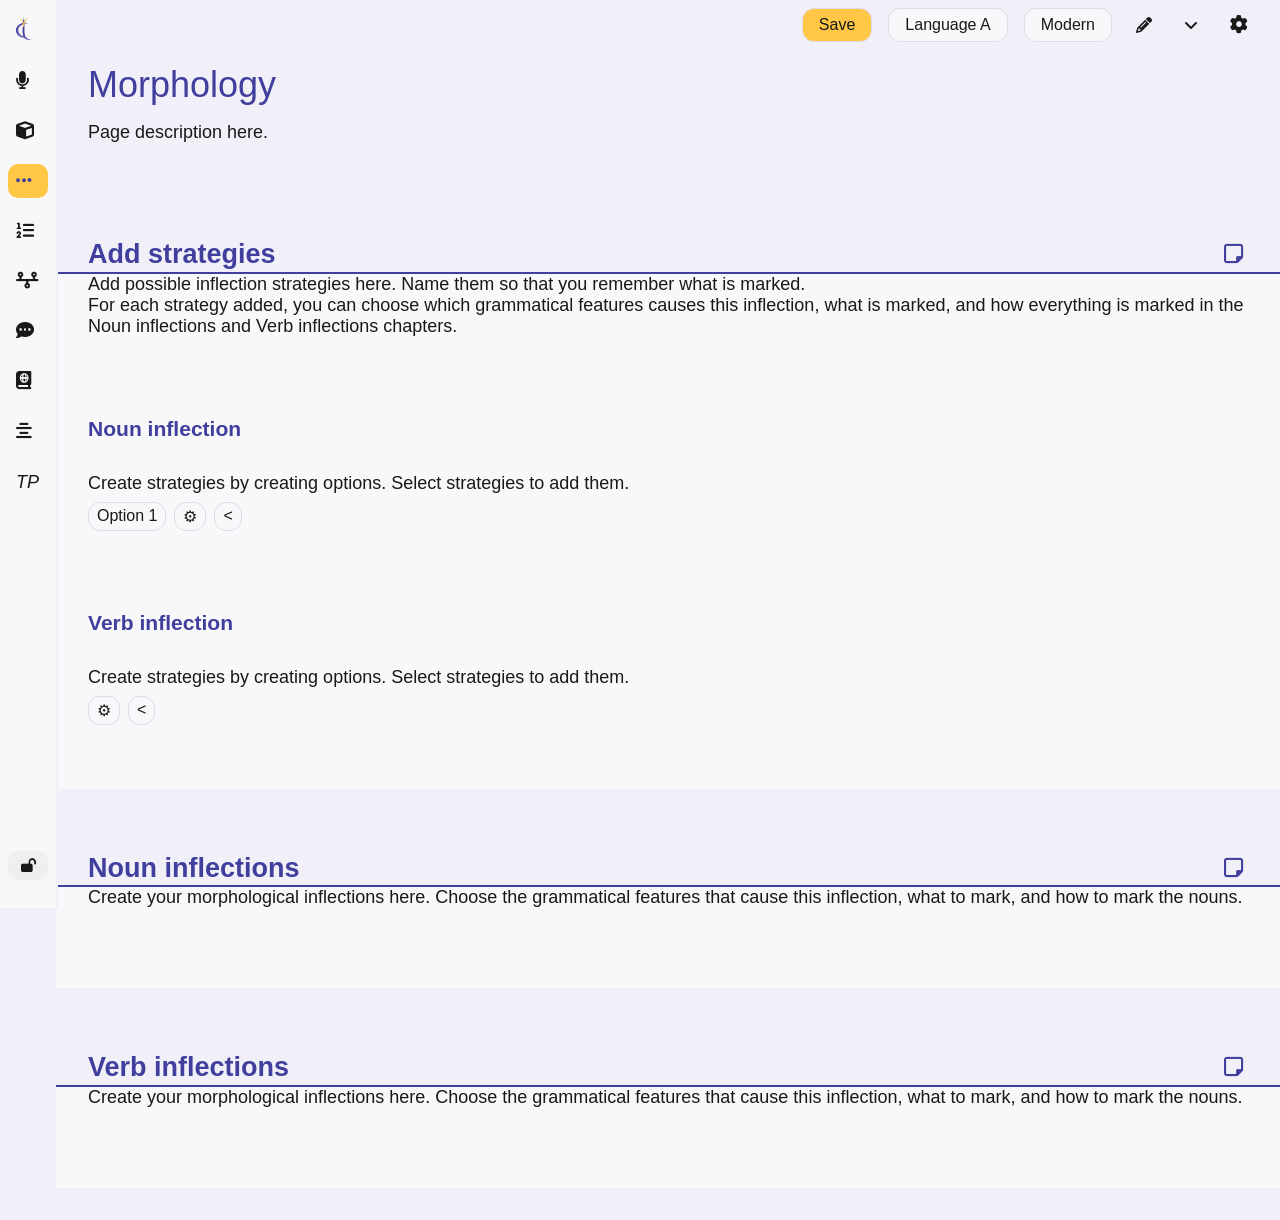
<file: pages/morphology.html>
<!doctype html>
<html lang="en">
  <head>
    <meta charset="UTF-8" />
    <meta name="viewport" content="width=device-width, initial-scale=1.0" />
    <title>Document</title>
    <link rel="stylesheet" href="../css/style.css" />
    <link
      rel="stylesheet"
      href="https://cdnjs.cloudflare.com/ajax/libs/font-awesome/6.5.0/css/all.min.css"
    />
  </head>

  <body>
    <div class="layout">
      <!-- ========================================================================================================================================== NAV ===== -->
      <nav class="sidebar">
        <div class="sidebar-main">
          <a href="../index.html" class="nav-item home">
            <img src="../images/Logo.png" alt="Logo" />
            <span class="nav-label">Home</span>
          </a>

          <a href="phonology.html" class="nav-item">
            <i class="fa-solid fa-microphone"></i>
            <span class="nav-label">Phonology</span>
          </a>

          <a href="grammar.html" class="nav-item">
            <i class="fa-solid fa-cube"></i>
            <span class="nav-label">Grammar</span>
          </a>

          <a href="morphology.html" class="nav-item">
            <i class="fa-solid fa-ellipsis"></i>
            <span class="nav-label">Morphology</span>
          </a>

          <a href="syntax.html" class="nav-item">
            <i class="fa-solid fa-list-ol"></i>
            <span class="nav-label">Syntax</span>
          </a>

          <a href="evolution.html" class="nav-item">
            <i class="fa-solid fa-timeline"></i>
            <span class="nav-label">Evolution</span>
          </a>

          <a href="phrases.html" class="nav-item">
            <i class="fa-solid fa-comment-dots"></i>
            <span class="nav-label">Phrases</span>
          </a>

          <a href="dictionary.html" class="nav-item">
            <i class="fa-solid fa-book-atlas"></i>
            <span class="nav-label">Dictionary</span>
          </a>

          <a href="sentences.html" class="nav-item">
            <i class="fa-solid fa-align-center"></i>
            <span class="nav-label">Sentences</span>
          </a>

          <a href="testpage.html" class="nav-item">
            <i class="">TP</i>
            <span class="nav-label">Testpage</span>
          </a>
        </div>

        <!-- ========================= SUB NAV ========================= -->

        <button class="btn-nav-lock" title="Sidebar mode">
          <i class="fa-solid fa-lock-open"></i>
        </button>
      </nav>

      <div class="page-settings">
        <button
          class="btn btn-main btn-settings"
          style="background-color: #ffc745"
        >
          Save
        </button>

        <button class="btn btn-main btn-settings btn-language-switch">
          Language A
        </button>
        <button class="btn btn-main btn-settings btn-stage-switch">
          Modern
        </button>

        <div class="mode-toggle" data-state="edit">
          <button class="btn-nav-toggle">
            <i class="fa-solid fa-pencil"></i>
          </button>
        </div>

        <div class="mode-toggle" data-state="down">
          <button class="btn-nav-toggle">
            <!-- <i class="fa-solid fa-angle-up"></i> -->
            <i class="fa-solid fa-angle-down"></i>
          </button>
        </div>

        <div class="mode-toggle">
          <a href="settings.html" class="nav-item">
            <i class="fa-solid fa-gear"></i>
            <span class="nav-label">Settings</span>
          </a>
        </div>
      </div>

      <main class="page-content">
        <!-- ================================================================================================================================= MAIN-CONTENT ===== -->
        <h1>Morphology</h1>
        <p class="p-info">Page description here.</p>

        <!-- =========================================================================================================== CHAPTER 1 - Add strategies ===== -->
        <div class="chap">
          <div class="chap-title">
            <h2>Add strategies</h2>
            <div class="iat-input inp-note">
              <button class="btn btn-note">
                <i class="fa-regular fa-note-sticky"></i>
              </button>

              <div class="popup-overlay hidden">
                <div class="popup-window note-popup">
                  <button class="btn btn-note-close">✕</button>

                  <h2 class="note-title"></h2>

                  <p class="p-info">Write your notes about chapter 1.</p>

                  <div class="note-toolbar">
                    <button class="btn btn-note-tool btn-h3">h1</button>
                    <button class="btn btn-note-tool btn-h4">h2</button>
                    <button class="btn btn-note-tool btn-p">p</button>

                    <button class="btn btn-note-tool btn-bold">
                      <b>B</b>
                    </button>
                    <button class="btn btn-note-tool btn-italic">
                      <i>I</i>
                    </button>
                    <button class="btn btn-note-tool btn-underline">
                      <u>U</u>
                    </button>
                  </div>

                  <div class="note-editor" contenteditable="true"></div>
                </div>
              </div>
            </div>
          </div>
          <!-- ========================= CHAP-CONTENT ========================= -->
          <div class="chap-content">
            <p>
              Add possible inflection strategies here. Name them so that you
              remember what is marked. <br />For each strategy added, you can
              choose which grammatical features causes this inflection, what is
              marked, and how everything is marked in the Noun inflections and
              Verb inflections chapters.
            </p>

            <!-- ========================= SUB CHAP ========================= -->
            <div class="chap-sub">
              <h3>Noun inflection</h3>

              <!-- ========== CHAP IAT ========== -->
              <div class="chap-iat">
                <p class="p-iat-title">
                  Create strategies by creating options. Select strategies to
                  add them.
                </p>
                <div
                  class="iat-options opt-multi create-has-group"
                  data-create-group="nounMarkingStrategies"
                >
                  <button
                    class="btn btn-opt btn-select"
                    data-group="nounMarkingStrategies"
                    data-value="Option1"
                  >
                    Option 1
                  </button>

                  <div class="inputfield-icon" style="display: none">
                    <button class="btn-icon btn btn-add">+</button>

                    <input
                      type="text"
                      class="iat-inputfield opt-inputfield"
                      placeholder="Add option..."
                    />
                  </div>

                  <button class="btn btn-edit btn-opt">⚙</button>
                  <button class="btn btn-close btn-opt">&lt;</button>
                </div>
              </div>
            </div>

            <!-- ========================= SUB CHAP ========================= -->
            <div class="chap-sub">
              <h3>Verb inflection</h3>

              <!-- ========== CHAP IAT ========== -->
              <div class="chap-iat">
                <p class="p-iat-title">
                  Create strategies by creating options. Select strategies to
                  add them.
                </p>
                <div
                  class="iat-options opt-multi create-has-group"
                  data-create-group="verbMarkingStrategies"
                >
                  <div class="inputfield-icon" style="display: none">
                    <button class="btn-icon btn btn-add">+</button>

                    <input
                      type="text"
                      class="iat-inputfield opt-inputfield"
                      placeholder="Add option..."
                    />
                  </div>

                  <button class="btn btn-edit btn-opt">⚙</button>
                  <button class="btn btn-close btn-opt">&lt;</button>
                </div>
              </div>
            </div>
          </div>
        </div>

        <!-- =============================================================================================================== CHAPTER 2 - Noun inflections ===== -->
        <div class="chap">
          <div class="chap-title">
            <h2>Noun inflections</h2>
            <div class="iat-input inp-note">
              <button class="btn btn-note">
                <i class="fa-regular fa-note-sticky"></i>
              </button>

              <div class="popup-overlay hidden">
                <div class="popup-window note-popup">
                  <button class="btn btn-note-close">✕</button>

                  <h2 class="note-title"></h2>

                  <p class="p-info">Write your notes about chapter 1.</p>

                  <div class="note-toolbar">
                    <button class="btn btn-note-tool btn-h3">h1</button>
                    <button class="btn btn-note-tool btn-h4">h2</button>
                    <button class="btn btn-note-tool btn-p">p</button>

                    <button class="btn btn-note-tool btn-bold">
                      <b>B</b>
                    </button>
                    <button class="btn btn-note-tool btn-italic">
                      <i>I</i>
                    </button>
                    <button class="btn btn-note-tool btn-underline">
                      <u>U</u>
                    </button>
                  </div>

                  <div class="note-editor" contenteditable="true"></div>
                </div>
              </div>
            </div>
          </div>
          <!-- ========================= CHAP-CONTENT ========================= -->
          <div class="chap-content">
            <p>
              Create your morphological inflections here. Choose the grammatical
              features that cause this inflection, what to mark, and how to mark
              the nouns.
            </p>

            <div data-container="nounMarkingStrategies"></div>
          </div>

          <!-- =============================================================================================================== TEMPLATE - Noun inflection ===== -->
          <template data-template="nounMarkingStrategies">
            <!-- ========================= SUB CHAP ========================= -->
            <div class="chap-sub" data-instance>
              <h3 data-instance-title></h3>

              <div class="chap-iat">
                <div class="iat-options opt-multi">
                  <p class="p-info">Grammatical features:</p>
                  <button class="btn btn-opt btn-select">Option</button>
                  <button class="btn btn-opt btn-select">Option</button>
                  <button class="btn btn-opt btn-select">Option</button>
                  <button class="btn btn-opt btn-select">Option</button>

                  <button class="btn btn-close btn-opt">&lt;</button>
                </div>
              </div>

              <div class="chap-iat">
                <p class="p-iat-title">Choose word types to mark.</p>
                <div class="iat-options opt-multi">
                  <p class="p-info">Mark:</p>
                  <button class="btn btn-opt btn-select">Nouns</button>
                  <button class="btn btn-opt btn-select">Pronouns</button>
                  <button class="btn btn-opt btn-select">Articles</button>
                  <button class="btn btn-opt btn-select">Adjectives</button>
                  <button class="btn btn-opt btn-select">Adposition</button>
                  <button class="btn btn-opt btn-select">Possesser?</button>
                  <button class="btn btn-opt btn-select">Possessed</button>
                  <button class="btn btn-opt btn-select">Numeral</button>
                  <button class="btn btn-opt btn-select">Verbs</button>

                  <button class="btn btn-close btn-opt">&lt;</button>
                </div>

                <div class="chap-iat-inner">
                  <div class="iat-options opt-multi">
                    <p class="p-info">Don't mark:</p>
                    <button class="btn btn-opt btn-select">Count</button>
                    <button class="btn btn-opt btn-select">Mass</button>
                    <button class="btn btn-opt btn-select">Definite</button>
                    <button class="btn btn-opt btn-select">Indefinite</button>
                    <button class="btn btn-opt btn-select">Animate</button>
                    <button class="btn btn-opt btn-select">Inanimate</button>
                    <button class="btn btn-opt btn-select">Common nouns</button>
                    <button class="btn btn-opt btn-select">Proper nouns</button>

                    <button class="btn btn-close btn-opt">&lt;</button>
                  </div>
                </div>
              </div>

              <div class="chap-iat">
                <div class="iat-options opt-single">
                  <p class="p-info">Morphological strategy:</p>
                  <button
                    class="btn btn-opt btn-select"
                    data-group="strategyAffix"
                    data-value="Affix"
                  >
                    Affix
                  </button>

                  <button
                    class="btn btn-opt btn-select"
                    data-group="strategyReduplicationPart"
                    data-value="Partial reduplication"
                  >
                    Reduplication: partial
                  </button>

                  <button
                    class="btn btn-opt btn-select"
                    data-group="noDataGroup"
                    data-value="Full reduplication"
                  >
                    Reduplication: full
                  </button>

                  <button
                    class="btn btn-opt btn-select"
                    data-group="strategyApophony"
                    data-value="Apophony"
                  >
                    Apophony
                  </button>

                  <button class="btn btn-close btn-opt">&lt;</button>
                </div>
              </div>

              <div class="chap-iat">
                <div data-container="strategyAffix"></div>
                <div data-container="strategyReduplicationPart"></div>
                <div data-container="strategyApophony"></div>
              </div>
            </div>
          </template>
        </div>

        <!-- =============================================================================================================== CHAPTER 3 - Verb inflections ===== -->
        <div class="chap">
          <div class="chap-title">
            <h2>Verb inflections</h2>
            <div class="iat-input inp-note">
              <button class="btn btn-note">
                <i class="fa-regular fa-note-sticky"></i>
              </button>

              <div class="popup-overlay hidden">
                <div class="popup-window note-popup">
                  <button class="btn btn-note-close">✕</button>

                  <h2 class="note-title"></h2>

                  <p class="p-info">Write your notes about chapter 1.</p>

                  <div class="note-toolbar">
                    <button class="btn btn-note-tool btn-h3">h1</button>
                    <button class="btn btn-note-tool btn-h4">h2</button>
                    <button class="btn btn-note-tool btn-p">p</button>

                    <button class="btn btn-note-tool btn-bold">
                      <b>B</b>
                    </button>
                    <button class="btn btn-note-tool btn-italic">
                      <i>I</i>
                    </button>
                    <button class="btn btn-note-tool btn-underline">
                      <u>U</u>
                    </button>
                  </div>

                  <div class="note-editor" contenteditable="true"></div>
                </div>
              </div>
            </div>
          </div>
          <!-- ========================= CHAP-CONTENT ========================= -->
          <div class="chap-content">
            <p>
              Create your morphological inflections here. Choose the grammatical
              features that cause this inflection, what to mark, and how to mark
              the nouns.
            </p>

            <div data-container="verbMarkingStrategies"></div>
          </div>

          <!-- =============================================================================================================== TEMPLATE - Verb inflection ===== -->
          <template data-template="verbMarkingStrategies">
            <!-- ========================= SUB CHAP ========================= -->
            <div class="chap-sub" data-instance>
              <h3 data-instance-title></h3>

              <div class="chap-iat">
                <div class="iat-options opt-multi">
                  <p class="p-info">Grammatical features:</p>
                  <button class="btn btn-opt btn-select">Option</button>
                  <button class="btn btn-opt btn-select">Option</button>
                  <button class="btn btn-opt btn-select">Option</button>
                  <button class="btn btn-opt btn-select">Option</button>

                  <button class="btn btn-close btn-opt">&lt;</button>
                </div>
              </div>

              <div class="chap-iat">
                <p class="p-iat-title">Choose word types to mark.</p>
                <div class="iat-options opt-multi">
                  <p class="p-info">Mark:</p>
                  <button class="btn btn-opt btn-select">Nouns</button>
                  <button class="btn btn-opt btn-select">Pronouns</button>
                  <button class="btn btn-opt btn-select">Articles</button>
                  <button class="btn btn-opt btn-select">Adjectives</button>
                  <button class="btn btn-opt btn-select">Adposition</button>
                  <button class="btn btn-opt btn-select">Possesser?</button>
                  <button class="btn btn-opt btn-select">Possessed</button>
                  <button class="btn btn-opt btn-select">Numeral</button>
                  <button class="btn btn-opt btn-select">Verbs</button>

                  <button class="btn btn-close btn-opt">&lt;</button>
                </div>

                <div class="chap-iat-inner">
                  <div class="iat-options opt-multi">
                    <p class="p-info">Don't mark:</p>
                    <button class="btn btn-opt btn-select">Count</button>
                    <button class="btn btn-opt btn-select">Mass</button>
                    <button class="btn btn-opt btn-select">Definite</button>
                    <button class="btn btn-opt btn-select">Indefinite</button>
                    <button class="btn btn-opt btn-select">Animate</button>
                    <button class="btn btn-opt btn-select">Inanimate</button>
                    <button class="btn btn-opt btn-select">Common nouns</button>
                    <button class="btn btn-opt btn-select">Proper nouns</button>

                    <button class="btn btn-close btn-opt">&lt;</button>
                  </div>
                </div>
              </div>

              <div class="chap-iat">
                <div class="iat-options opt-single">
                  <p class="p-info">Morphological strategy:</p>
                  <button
                    class="btn btn-opt btn-select"
                    data-group="strategyAffix"
                    data-value="Affix"
                  >
                    Affix
                  </button>

                  <button
                    class="btn btn-opt btn-select"
                    data-group="strategyReduplicationPart"
                    data-value="Partial reduplication"
                  >
                    Reduplication: partial
                  </button>

                  <button
                    class="btn btn-opt btn-select"
                    data-group="noDataGroup"
                    data-value="Full reduplication"
                  >
                    Reduplication: full
                  </button>

                  <button
                    class="btn btn-opt btn-select"
                    data-group="strategyApophony"
                    data-value="Apophony"
                  >
                    Apophony
                  </button>

                  <button class="btn btn-close btn-opt">&lt;</button>
                </div>
              </div>

              <div class="chap-iat">
                <div data-container="strategyAffix"></div>
                <div data-container="strategyReduplicationPart"></div>
                <div data-container="strategyApophony"></div>
              </div>
            </div>
          </template>
        </div>
      </main>
    </div>

    <!-- ================================================================================================================ TEMPLATES - Strategie templates ===== -->
    <template data-template="strategyAffix">
      <div data-instance>
        <p class="p-iat-title">Create marking strategy</p>
        <div class="iat-input inp-rule">
          <p class="p-info">Affix placement:</p>
          <!-- rule 1 -->
          <div class="rule">
            <button class="btn-reorder btn btn-inp">↕</button>

            <input type="text" class="iat-inputfield" placeholder="∅..." />
            <span class="p-rule-symbol">&gt;</span>
            <input
              type="text"
              class="iat-inputfield"
              placeholder="Enter phonemes..."
            />
            <span class="p-rule-symbol">/</span>
            <input type="text" class="iat-inputfield" placeholder="#..." />
            <span class="p-rule-symbol">_</span>
            <input type="text" class="iat-inputfield" placeholder="#..." />
            <span class="p-rule-symbol">!</span>
            <input
              type="text"
              class="iat-inputfield"
              placeholder="Enter phonemes..."
            />
            <span class="p-rule-symbol">_</span>
            <input
              type="text"
              class="iat-inputfield"
              placeholder="Enter phonemes..."
            />
            <button class="btn-delete btn btn-inp">✕</button>
          </div>

          <!-- rule buttons -->
          <div class="rule-btn" style="padding-top: 0.5rem">
            <button class="btn-add btn btn-inp">+</button>
            <button class="btn btn-edit btn-inp">⚙</button>
          </div>
        </div>
      </div>
    </template>

    <template data-template="strategyReduplicationPart">
      <div data-instance>
        <p class="p-iat-title">Create marking strategy</p>
        <div class="iat-input inp-rule">
          <p class="p-info">Reduplication placement:</p>
          <!-- rule 1 -->
          <div class="rule">
            <button class="btn-reorder btn btn-inp">↕</button>

            <input type="text" class="iat-inputfield" placeholder="σ..." />
            <span class="p-rule-symbol">&gt;</span>
            <input type="text" class="iat-inputfield" placeholder="σσ..." />
            <span class="p-rule-symbol">/</span>
            <input type="text" class="iat-inputfield" placeholder="#..." />
            <span class="p-rule-symbol">_</span>
            <input type="text" class="iat-inputfield" placeholder="#..." />
            <span class="p-rule-symbol">!</span>
            <input
              type="text"
              class="iat-inputfield"
              placeholder="Enter phonemes..."
            />
            <span class="p-rule-symbol">_</span>
            <input
              type="text"
              class="iat-inputfield"
              placeholder="Enter phonemes..."
            />
            <button class="btn-delete btn btn-inp">✕</button>
          </div>

          <!-- rule buttons -->
          <div class="rule-btn" style="padding-top: 0.5rem">
            <button class="btn-add btn btn-inp">+</button>
            <button class="btn btn-edit btn-inp">⚙</button>
          </div>
        </div>
      </div>
    </template>

    <template data-template="strategyApophony">
      <div data-instance>
        <p class="p-iat-title">Create marking strategy</p>
        <div class="iat-input inp-rule">
          <p class="p-info">Apophony change:</p>
          <!-- rule 1 -->
          <div class="rule">
            <button class="btn-reorder btn btn-inp">↕</button>

            <input
              type="text"
              class="iat-inputfield"
              placeholder="Enter phonemes..."
            />
            <span class="p-rule-symbol">&gt;</span>
            <input
              type="text"
              class="iat-inputfield"
              placeholder="Enter phonemes..."
            />
            <span class="p-rule-symbol">/</span>
            <input
              type="text"
              class="iat-inputfield"
              placeholder="Enter phonemes..."
            />
            <span class="p-rule-symbol">_</span>
            <input
              type="text"
              class="iat-inputfield"
              placeholder="Enter phonemes..."
            />
            <span class="p-rule-symbol">!</span>
            <input
              type="text"
              class="iat-inputfield"
              placeholder="Enter phonemes..."
            />
            <span class="p-rule-symbol">_</span>
            <input
              type="text"
              class="iat-inputfield"
              placeholder="Enter phonemes..."
            />
            <button class="btn-delete btn btn-inp">✕</button>
          </div>

          <!-- rule buttons -->
          <div class="rule-btn" style="padding-top: 0.5rem">
            <button class="btn-add btn btn-inp">+</button>
            <button class="btn btn-edit btn-inp">⚙</button>
          </div>
        </div>
      </div>
    </template>

    <script src="../js/nav.js"></script>
    <script src="../js/iat.js"></script>
    <script src="../js/feature-visibility.js"></script>
  </body>
</html>
</file>
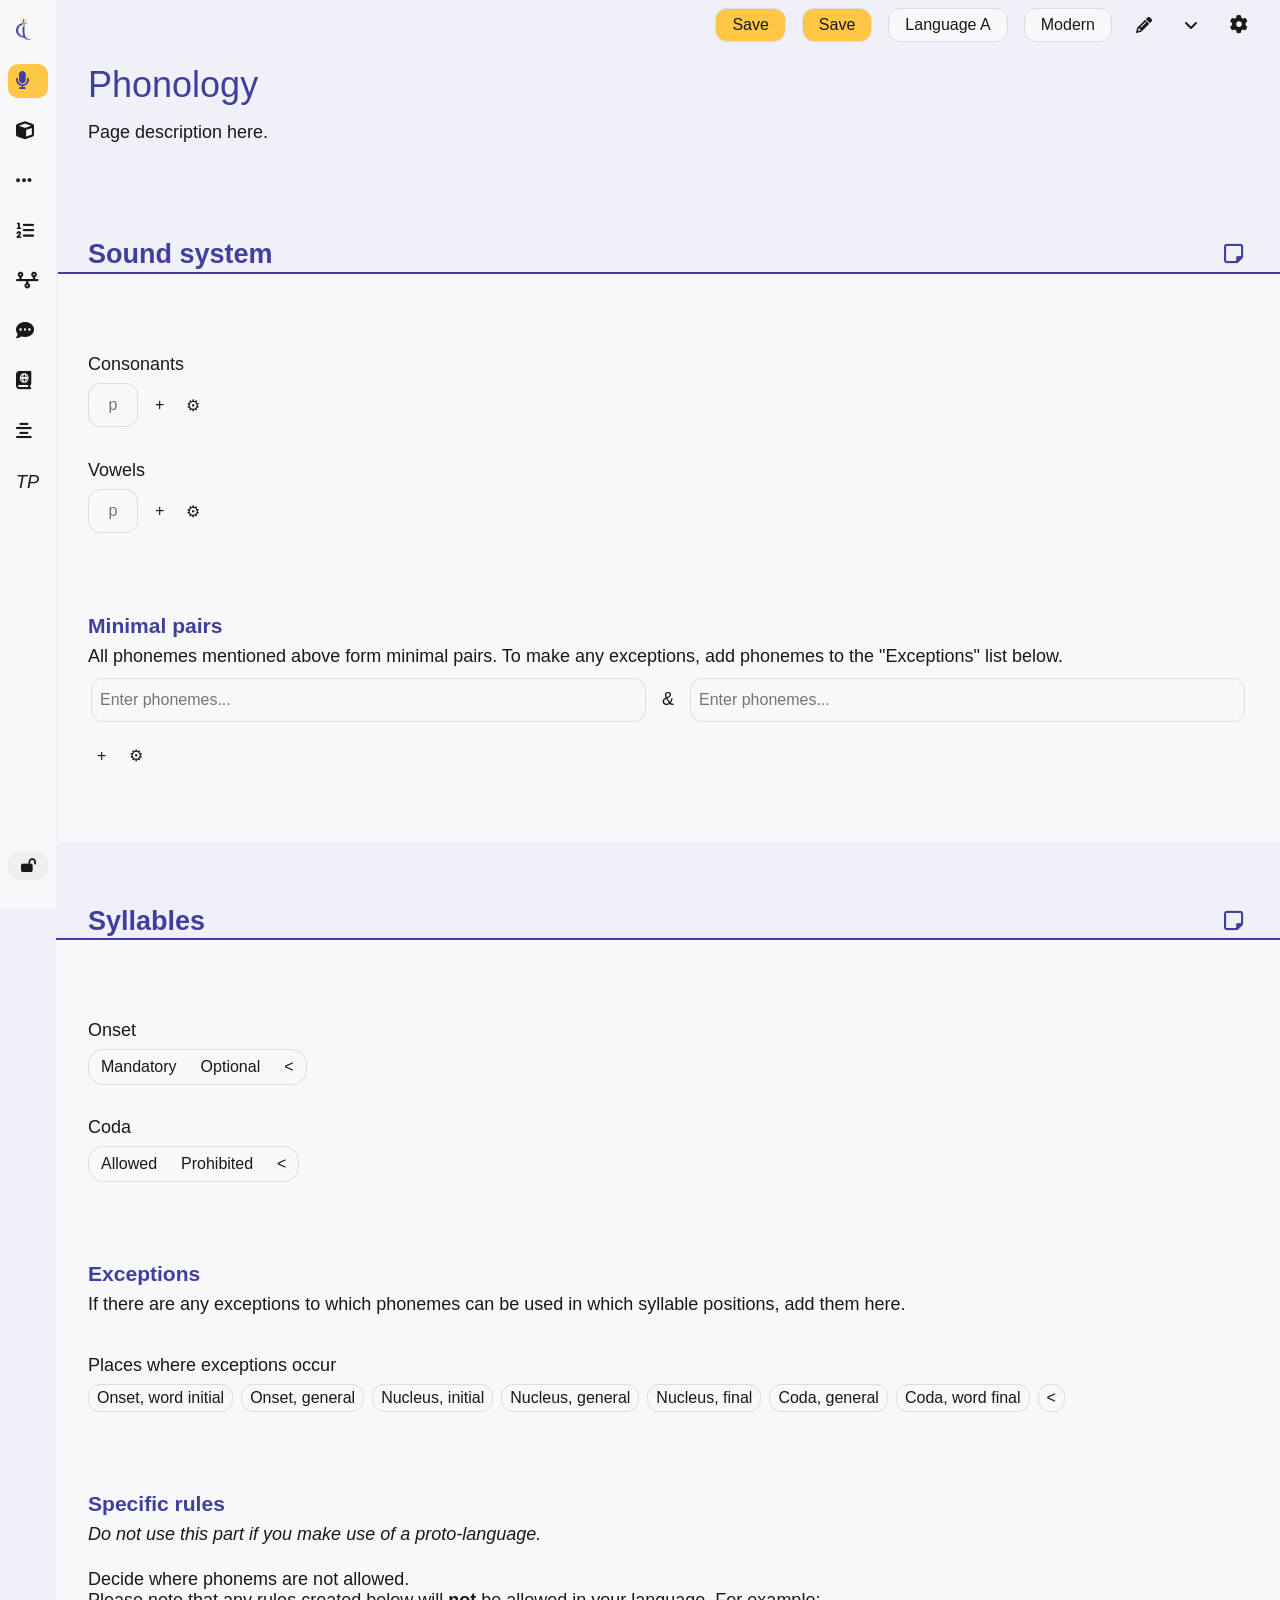
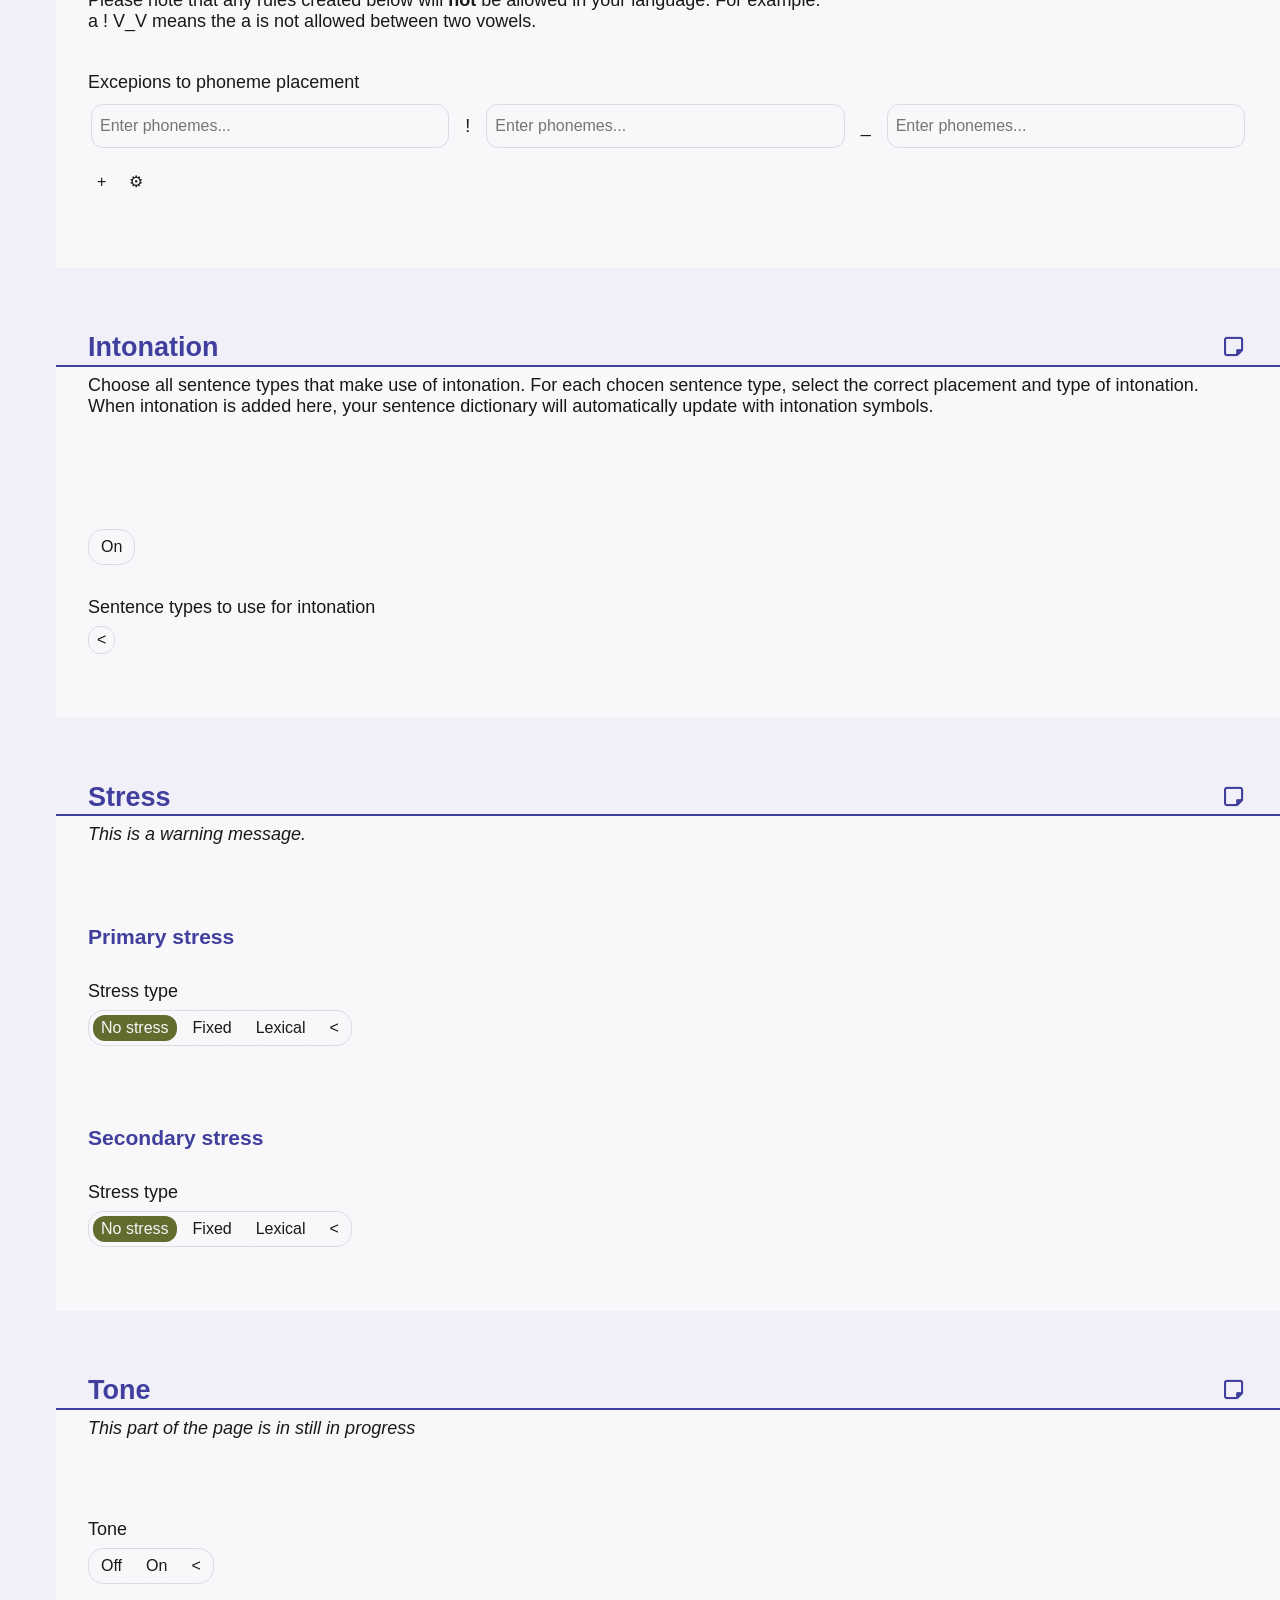
<file: pages/phonology.html>
<!doctype html>
<html lang="en">
  <head>
    <meta charset="UTF-8" />
    <meta name="viewport" content="width=device-width, initial-scale=1.0" />
    <title>Document</title>
    <link rel="stylesheet" href="../css/style.css" />
    <link
      rel="stylesheet"
      href="https://cdnjs.cloudflare.com/ajax/libs/font-awesome/6.5.0/css/all.min.css"
    />
  </head>

  <body>
    <!-- ========================================================================================================================================== NAV ===== -->
    <div class="layout">
      <nav class="sidebar">
        <div class="sidebar-main">
          <a href="../index.html" class="nav-item home">
            <img src="../images/Logo.png" alt="Logo" />
            <span class="nav-label">Home</span>
          </a>

          <a href="phonology.html" class="nav-item">
            <i class="fa-solid fa-microphone"></i>
            <span class="nav-label">Phonology</span>
          </a>

          <a href="grammar.html" class="nav-item">
            <i class="fa-solid fa-cube"></i>
            <span class="nav-label">Grammar</span>
          </a>

          <a href="morphology.html" class="nav-item">
            <i class="fa-solid fa-ellipsis"></i>
            <span class="nav-label">Morphology</span>
          </a>

          <a href="syntax.html" class="nav-item">
            <i class="fa-solid fa-list-ol"></i>
            <span class="nav-label">Syntax</span>
          </a>

          <a href="evolution.html" class="nav-item">
            <i class="fa-solid fa-timeline"></i>
            <span class="nav-label">Evolution</span>
          </a>

          <a href="phrases.html" class="nav-item">
            <i class="fa-solid fa-comment-dots"></i>
            <span class="nav-label">Phrases</span>
          </a>

          <a href="dictionary.html" class="nav-item">
            <i class="fa-solid fa-book-atlas"></i>
            <span class="nav-label">Dictionary</span>
          </a>

          <a href="sentences.html" class="nav-item">
            <i class="fa-solid fa-align-center"></i>
            <span class="nav-label">Sentences</span>
          </a>

          <a href="testpage.html" class="nav-item">
            <i class="">TP</i>
            <span class="nav-label">Testpage</span>
          </a>
        </div>

        <!-- ========================= SUB NAV ========================= -->

        <button class="btn-nav-lock" title="Sidebar mode">
          <i class="fa-solid fa-lock-open"></i>
        </button>
      </nav>

      <div class="page-settings">
        <button
          class="btn btn-main btn-settings"
          style="background-color: #ffc745"
          data-action="save-project"
        >
          Save
        </button>

        <button
          class="btn btn-main btn-settings save-project-button"
          style="background-color: #ffc745"
          data-action="save-project"
        >
          Save
        </button>

        <button class="btn btn-main btn-settings btn-language-switch">
          Language A
        </button>
        <button class="btn btn-main btn-settings btn-stage-switch">
          Modern
        </button>

        <div class="mode-toggle" data-state="edit">
          <button class="btn-nav-toggle">
            <i class="fa-solid fa-pencil"></i>
          </button>
        </div>

        <div class="mode-toggle" data-state="down">
          <button class="btn-nav-toggle">
            <!-- <i class="fa-solid fa-angle-up"></i> -->
            <i class="fa-solid fa-angle-down"></i>
          </button>
        </div>

        <div class="mode-toggle">
          <a href="settings.html" class="nav-item">
            <i class="fa-solid fa-gear"></i>
            <span class="nav-label">Settings</span>
          </a>
        </div>
      </div>

      <main class="page-content">
        <!-- ================================================================================================================================= MAIN-CONTENT ===== -->
        <h1>Phonology</h1>
        <p class="p-info">Page description here.</p>

        <!-- ===================================================================================================================== CHAPTER 1 - sound system ===== -->
        <div class="chap">
          <div class="chap-title">
            <h2>Sound system</h2>
            <div class="iat-input inp-note">
              <button class="btn btn-note">
                <i class="fa-regular fa-note-sticky"></i>
              </button>

              <div class="popup-overlay hidden">
                <div class="popup-window note-popup">
                  <button class="btn btn-note-close">✕</button>

                  <h2 class="note-title"></h2>

                  <p class="p-info">Write your notes about chapter 1.</p>

                  <div class="note-toolbar">
                    <button class="btn btn-note-tool btn-h3">h1</button>
                    <button class="btn btn-note-tool btn-h4">h2</button>
                    <button class="btn btn-note-tool btn-p">p</button>

                    <button class="btn btn-note-tool btn-bold">
                      <b>B</b>
                    </button>
                    <button class="btn btn-note-tool btn-italic">
                      <i>I</i>
                    </button>
                    <button class="btn btn-note-tool btn-underline">
                      <u>U</u>
                    </button>
                  </div>

                  <div class="note-editor" contenteditable="true"></div>
                </div>
              </div>
            </div>
          </div>

          <div class="chap-content">
            <!-- ========================= SUB CHAP ========================= -->
            <div class="chap-sub">
              <!-- ========== CHAP IAT ========== -->
              <div class="chap-iat">
                <p class="p-iat-title">Consonants</p>

                <div
                  class="iat-input inp-phoneme"
                  data-path="phonology.phonemes.consonants"
                >
                  <div class="phoneme-wrap">
                    <input type="text" class="iat-inputfield" placeholder="p" />
                    <div class="phoneme-btn">
                      <button class="btn-add btn btn-inp">+</button>
                      <button class="btn btn-edit btn-inp">⚙</button>
                    </div>
                  </div>
                </div>
              </div>

              <!-- ========== CHAP IAT ========== -->
              <div class="chap-iat">
                <p class="p-iat-title">Vowels</p>

                <div
                  class="iat-input inp-phoneme"
                  data-path="phonology.phonemes.vowels"
                >
                  <div class="phoneme-wrap">
                    <input type="text" class="iat-inputfield" placeholder="p" />
                    <div class="phoneme-btn">
                      <button class="btn-add btn btn-inp">+</button>
                      <button class="btn btn-edit btn-inp">⚙</button>
                    </div>
                  </div>
                </div>
              </div>
            </div>

            <!-- ========================= SUB CHAP ========================= -->
            <div class="chap-sub">
              <h3>Minimal pairs</h3>
              <p class="p-info">
                All phonemes mentioned above form minimal pairs. To make any
                exceptions, add phonemes to the "Exceptions" list below.
              </p>

              <!-- ========== CHAP IAT ========== -->
              <div
                class="iat-input inp-rule"
                data-path="phonology.phonemes.minimalPairs"
              >
                <!-- rule 1 -->
                <div class="rule">
                  <button class="btn-reorder btn btn-inp">↕</button>

                  <input
                    type="text"
                    class="iat-inputfield"
                    data-field="source"
                    placeholder="Enter phonemes..."
                  />
                  <span class="p-rule-symbol">&</span>
                  <input
                    type="text"
                    class="iat-inputfield"
                    data-field="target"
                    placeholder="Enter phonemes..."
                  />
                  <button class="btn-delete btn btn-inp">✕</button>
                </div>

                <!-- rule buttons -->
                <div class="rule-btn" style="padding-top: 0.5rem">
                  <button class="btn-add btn btn-inp">+</button>
                  <button class="btn btn-edit btn-inp">⚙</button>
                </div>
              </div>
            </div>
          </div>
        </div>

        <!-- ======================================================================================================================== CHAPTER 2 - syllables ===== -->
        <div class="chap">
          <div class="chap-title">
            <h2>Syllables</h2>
            <div class="iat-input inp-note">
              <button class="btn btn-note">
                <i class="fa-regular fa-note-sticky"></i>
              </button>

              <div class="popup-overlay hidden">
                <div class="popup-window note-popup">
                  <button class="btn btn-note-close">✕</button>

                  <h2 class="note-title"></h2>

                  <p class="p-info">Write your notes about chapter 1.</p>

                  <div class="note-toolbar">
                    <button class="btn btn-note-tool btn-h3">h1</button>
                    <button class="btn btn-note-tool btn-h4">h2</button>
                    <button class="btn btn-note-tool btn-p">p</button>

                    <button class="btn btn-note-tool btn-bold">
                      <b>B</b>
                    </button>
                    <button class="btn btn-note-tool btn-italic">
                      <i>I</i>
                    </button>
                    <button class="btn btn-note-tool btn-underline">
                      <u>U</u>
                    </button>
                  </div>

                  <div class="note-editor" contenteditable="true"></div>
                </div>
              </div>
            </div>
          </div>

          <div class="chap-content">
            <!-- ========================= SUB CHAP ========================= -->
            <div class="chap-sub">
              <!-- ========== CHAP IAT ========== -->
              <div class="chap-iat">
                <p class="p-iat-title">Onset</p>
                <div
                  class="iat-options opt-single"
                  data-path="phonology.syllables.onsetState"
                >
                  <button class="btn btn-opt btn-select" data-value="mandatory">
                    Mandatory
                  </button>
                  <button class="btn btn-opt btn-select" data-value="optional">
                    Optional
                  </button>

                  <button class="btn btn-close btn-opt">&lt;</button>
                </div>
              </div>

              <!-- ========== CHAP IAT ========== -->
              <div class="chap-iat">
                <p class="p-iat-title">Coda</p>
                <div
                  class="iat-options opt-single"
                  data-path="phonology.syllables.codaState"
                >
                  <button class="btn btn-opt btn-select" data-value="allowed">
                    Allowed
                  </button>
                  <button
                    class="btn btn-opt btn-select"
                    data-value="prohibited"
                  >
                    Prohibited
                  </button>

                  <button class="btn btn-close btn-opt">&lt;</button>
                </div>
              </div>
            </div>

            <!-- ========================= SUB CHAP - Exceptions ========================= -->
            <div class="chap-sub">
              <h3>Exceptions</h3>
              <p class="p-info">
                If there are any exceptions to which phonemes can be used in
                which syllable positions, add them here.
              </p>

              <!-- ========================================================= FEATURE SELECTOR (STATE INPUT) ========================================================== -->
              <div class="chap-iat">
                <p class="p-iat-title">Places where exceptions occur</p>

                <div
                  class="iat-options opt-multi"
                  data-path="phonology.syllables.syllableExceptions"
                >
                  <button
                    class="btn btn-opt btn-select"
                    data-group="syllableStructure"
                    data-value="onsetInitial"
                  >
                    Onset, word initial
                  </button>

                  <button
                    class="btn btn-opt btn-select"
                    data-group="syllableStructure"
                    data-value="onsetGeneral"
                  >
                    Onset, general
                  </button>

                  <button
                    class="btn btn-opt btn-select"
                    data-group="syllableStructure"
                    data-value="nucleusInitial"
                  >
                    Nucleus, initial
                  </button>

                  <button
                    class="btn btn-opt btn-select"
                    data-group="syllableStructure"
                    data-value="nucleusGeneral"
                  >
                    Nucleus, general
                  </button>

                  <button
                    class="btn btn-opt btn-select"
                    data-group="syllableStructure"
                    data-value="nucleusFinal"
                  >
                    Nucleus, final
                  </button>

                  <button
                    class="btn btn-opt btn-select"
                    data-group="syllableStructure"
                    data-value="codaGeneral"
                  >
                    Coda, general
                  </button>

                  <button
                    class="btn btn-opt btn-select"
                    data-group="syllableStructure"
                    data-value="codaFinal"
                  >
                    Coda, word final
                  </button>

                  <button class="btn btn-close btn-opt">&lt;</button>
                </div>
              </div>

              <!-- =========================================================
       FEATURE INSTANCE CONTAINER (Strategy B OUTPUT)
  ========================================================== -->
              <div data-container="syllableStructure"></div>
            </div>

            <!-- ========================= SUB CHAP ========================= -->
            <div class="chap-sub">
              <h3>Specific rules</h3>
              <p class="p-warning">
                Do not use this part if you make use of a proto-language.
              </p>
              <p class="p-info">
                Decide where phonems are not allowed. <br />Please note that any
                rules created below will <b>not</b> be allowed in your language.
                For example:
                <br />
                a ! V_V means the a is not allowed between two vowels.
              </p>

              <!-- ========== CHAP IAT ========== -->
              <div class="chap-iat">
                <p class="p-iat-title">Excepions to phoneme placement</p>
                <div
                  class="iat-input inp-rule"
                  data-path="phonology.syllables.phonemeExceptions.rules"
                >
                  <!-- rule 1 -->
                  <div class="rule">
                    <button class="btn-reorder btn btn-inp">↕</button>

                    <input
                      type="text"
                      class="iat-inputfield"
                      data-field="source"
                      placeholder="Enter phonemes..."
                    />

                    <span class="p-rule-symbol">!</span>
                    <input
                      type="text"
                      class="iat-inputfield"
                      data-field="unless.before"
                      placeholder="Enter phonemes..."
                    />
                    <span class="p-rule-symbol">_</span>
                    <input
                      type="text"
                      class="iat-inputfield"
                      data-field="unless.after"
                      placeholder="Enter phonemes..."
                    />
                    <button class="btn-delete btn btn-inp">✕</button>
                  </div>

                  <!-- rule buttons -->
                  <div class="rule-btn" style="padding-top: 0.5rem">
                    <button class="btn-add btn btn-inp">+</button>
                    <button class="btn btn-edit btn-inp">⚙</button>
                  </div>
                </div>
              </div>
            </div>
          </div>

          <!-- ==========  TEMPLATE  ========== -->
          <template data-template="syllableStructure">
            <div class="chap-iat" data-instance>
              <p class="p-iat-title" data-instance-title></p>

              <div class="iat-input inp-phoneme">
                <div class="phoneme-wrap">
                  <input type="text" class="iat-inputfield" placeholder="p" />
                  <div class="phoneme-btn">
                    <button class="btn-add btn btn-inp">+</button>
                    <button class="btn btn-edit btn-inp">⚙</button>
                  </div>
                </div>
              </div>
            </div>
          </template>
        </div>

        <!-- ======================================================================================================================= CHAPTER 3 - intonation ===== -->
        <div class="chap">
          <div class="chap-title">
            <h2>Intonation</h2>
            <div class="iat-input inp-note">
              <button class="btn btn-note">
                <i class="fa-regular fa-note-sticky"></i>
              </button>

              <div class="popup-overlay hidden">
                <div class="popup-window note-popup">
                  <button class="btn btn-note-close">✕</button>

                  <h2 class="note-title"></h2>

                  <p class="p-info">Write your notes about chapter 1.</p>

                  <div class="note-toolbar">
                    <button class="btn btn-note-tool btn-h3">h1</button>
                    <button class="btn btn-note-tool btn-h4">h2</button>
                    <button class="btn btn-note-tool btn-p">p</button>

                    <button class="btn btn-note-tool btn-bold">
                      <b>B</b>
                    </button>
                    <button class="btn btn-note-tool btn-italic">
                      <i>I</i>
                    </button>
                    <button class="btn btn-note-tool btn-underline">
                      <u>U</u>
                    </button>
                  </div>

                  <div class="note-editor" contenteditable="true"></div>
                </div>
              </div>
            </div>
          </div>

          <div class="chap-content">
            <p class="p-info">
              Choose all sentence types that make use of intonation. For each
              chocen sentence type, select the correct placement and type of
              intonation.
              <br />
              When intonation is added here, your sentence dictionary will
              automatically update with intonation symbols.
            </p>

            <!-- ========== CHAP IAT ========== -->
            <div class="chap-sub">
              <div
                class="iat-options opt-single"
                data-path="phonology.intonation"
                data-operation="toggle"
                data-property="enabled"
              >
                <button class="btn btn-opt btn-select">On</button>
              </div>

              <div class="chap-iat">
                <p class="p-iat-title">Sentence types to use for intonation</p>

                <div
                  class="iat-options opt-multi"
                  data-path="phonology.intonations.types"
                  data-group="intonation-types"
                  data-generated="sentence-types"
                >
                  <button class="btn btn-close btn-opt">&lt;</button>
                </div>
              </div>

              <div data-container="intonation-types"></div>
            </div>
          </div>

          <!-- ==========  TEMPLATE  ========== -->
          <template data-template="intonation-types">
            <div data-instance>
              <p class="p-iat-title" data-instance-title></p>

              <div class="chap-iat-wrap">
                <p class="p-info">Intonation placement:</p>

                <div
                  class="iat-options opt-multi"
                  data-generated="intonation-placement"
                >
                  <button class="btn btn-close btn-opt">&lt;</button>
                </div>
              </div>

              <div class="chap-iat-inner">
                <div class="chap-iat-wrap">
                  <p class="p-info">Intonation type:</p>

                  <div
                    class="iat-options opt-single"
                    data-generated="intonation-type"
                  >
                    <button class="btn btn-opt btn-select" data-value="Falling">
                      Falling
                    </button>

                    <button class="btn btn-opt btn-select" data-value="Rising">
                      Rising
                    </button>

                    <button class="btn btn-opt btn-select" data-value="Dipping">
                      Dipping
                    </button>

                    <button class="btn btn-opt btn-select" data-value="Peaking">
                      Peaking
                    </button>

                    <button class="btn btn-close btn-opt">&lt;</button>
                  </div>
                </div>
              </div>
            </div>
          </template>
        </div>
        <!-- =========================================================================================================================== CHAPTER 4 - stress ===== -->
        <div class="chap">
          <div class="chap-title">
            <h2>Stress</h2>
            <div class="iat-input inp-note">
              <button class="btn btn-note">
                <i class="fa-regular fa-note-sticky"></i>
              </button>

              <div class="popup-overlay hidden">
                <div class="popup-window note-popup">
                  <button class="btn btn-note-close">✕</button>

                  <h2 class="note-title"></h2>

                  <p class="p-info">Write your notes about chapter 1.</p>

                  <div class="note-toolbar">
                    <button class="btn btn-note-tool btn-h3">h1</button>
                    <button class="btn btn-note-tool btn-h4">h2</button>
                    <button class="btn btn-note-tool btn-p">p</button>

                    <button class="btn btn-note-tool btn-bold">
                      <b>B</b>
                    </button>
                    <button class="btn btn-note-tool btn-italic">
                      <i>I</i>
                    </button>
                    <button class="btn btn-note-tool btn-underline">
                      <u>U</u>
                    </button>
                  </div>

                  <div class="note-editor" contenteditable="true"></div>
                </div>
              </div>
            </div>
          </div>
          <div class="chap-content">
            <p class="p-warning">This is a warning message.</p>

            <!-- ========================= SUB CHAP ========================= -->
            <div class="chap-sub">
              <h3>Primary stress</h3>

              <!-- ========== CHAP IAT ========== -->
              <!-- ============================================================================================================================= FIXED / LEXICAL CREATE ========================= -->
              <div class="chap-iat">
                <p class="p-iat-title">Stress type</p>
                <div class="iat-options opt-single">
                  <button class="btn btn-opt btn-select selected">
                    No stress
                  </button>
                  <button
                    class="btn btn-opt btn-select"
                    data-group="primaryStressFixed"
                    data-value="primaryStressFixed"
                  >
                    Fixed
                  </button>
                  <button
                    class="btn btn-opt btn-select"
                    data-group="primaryStressLexical"
                    data-value="primaryStressLexical"
                  >
                    Lexical
                  </button>

                  <button class="btn btn-close btn-opt">&lt;</button>
                </div>
              </div>

              <!-- ========================================================================================================================== FIXED / LEXICAL CONTAINER ========================= -->
              <div data-container="primaryStressLexical"></div>
              <div data-container="primaryStressFixed"></div>

              <div class="chap-iat">
                <div data-container="primaryStressProtoOn"></div>
                <div data-container="primaryStressProtoOff"></div>
              </div>

              <!-- ============================================================================================================================= PROTO-OFF ON CONTAINER ========================= -->
            </div>

            <!-- ========================= SUB CHAP ========================= -->
            <div class="chap-sub">
              <h3>Secondary stress</h3>

              <!-- ========== CHAP IAT ========== -->
              <!-- ============================================================================================================================= FIXED / LEXICAL CREATE ========================= -->
              <div class="chap-iat">
                <p class="p-iat-title">Stress type</p>
                <div class="iat-options opt-single">
                  <button class="btn btn-opt btn-select selected">
                    No stress
                  </button>
                  <button
                    class="btn btn-opt btn-select"
                    data-group="secondaryStressFixed"
                    data-value="secondaryStressFixed"
                  >
                    Fixed
                  </button>
                  <button
                    class="btn btn-opt btn-select"
                    data-group="secondaryStressLexical"
                    data-value="secondaryStressLexical"
                  >
                    Lexical
                  </button>

                  <button class="btn btn-close btn-opt">&lt;</button>
                </div>
              </div>

              <!-- ========================================================================================================================== FIXED / LEXICAL CONTAINER ========================= -->
              <div data-container="secondaryStressLexical"></div>
              <div data-container="secondaryStressFixed"></div>

              <!-- ============================================================================================================================= PROTO-OFF ON CONTAINER ========================= -->

              <div data-container="secondaryStressProtoOn"></div>
              <div data-container="secondaryStressProtoOff"></div>

              <div data-container="secondaryStressCountWord"></div>
              <div data-container="secondaryStressCountStress"></div>
            </div>
          </div>

          <!-- ===================================================================================================================================== LEXICAL TEMPLATE ========================= -->
        </div>

        <!-- ============================================================================================================================= CHAPTER 5 - tone ===== -->
        <div class="chap">
          <div class="chap-title">
            <h2>Tone</h2>
            <div class="iat-input inp-note">
              <button class="btn btn-note">
                <i class="fa-regular fa-note-sticky"></i>
              </button>

              <div class="popup-overlay hidden">
                <div class="popup-window note-popup">
                  <button class="btn btn-note-close">✕</button>

                  <h2 class="note-title"></h2>

                  <p class="p-info">Write your notes about chapter 1.</p>

                  <div class="note-toolbar">
                    <button class="btn btn-note-tool btn-h3">h1</button>
                    <button class="btn btn-note-tool btn-h4">h2</button>
                    <button class="btn btn-note-tool btn-p">p</button>

                    <button class="btn btn-note-tool btn-bold">
                      <b>B</b>
                    </button>
                    <button class="btn btn-note-tool btn-italic">
                      <i>I</i>
                    </button>
                    <button class="btn btn-note-tool btn-underline">
                      <u>U</u>
                    </button>
                  </div>

                  <div class="note-editor" contenteditable="true"></div>
                </div>
              </div>
            </div>
          </div>
          <div class="chap-content">
            <p class="p-warning">
              This part of the page is in still in progress
            </p>

            <!-- ========================= SUB CHAP ========================= -->
            <div class="chap-sub">
              <!-- ========== CHAP IAT ========== -->
              <!-- Give id -->
              <div class="chap-iat">
                <p class="p-iat-title">Tone</p>
                <div class="iat-options opt-single">
                  <button class="btn btn-opt btn-select">Off</button>
                  <button class="btn btn-opt btn-select">On</button>

                  <button class="btn btn-close btn-opt">&lt;</button>
                </div>
              </div>

              <!-- ========== CHAP IAT ========== -->
              <!-- Only add if tone langauge is on -->
              <div class="chap-iat" style="display: none">
                <p class="p-iat-title">Type of tone language</p>
                <div class="iat-options opt-single">
                  <button class="btn btn-opt btn-select">Contour</button>
                  <button class="btn btn-opt btn-select">Register</button>

                  <button class="btn btn-close btn-opt">&lt;</button>
                </div>
              </div>

              <!-- Only add if tone langauge is on -->
              <button class="btn btn-main" style="display: none">
                Add tone to your dictionary words
              </button>
            </div>
          </div>
        </div>

        <template data-template="primaryStressLexical">
          <div class="chap-iat" data-instance>
            <button class="btn btn-main">
              Add stress to each word in your dictionary
            </button>
          </div>
        </template>

        <!-- ======================================================================================================================================= FIXED TEMPLATE ========================= -->
        <template data-template="primaryStressFixed">
          <div class="chap-iat" data-instance>
            <p class="p-iat-title">
              Use the proto-language's lexical system and evolution to place
              stress
            </p>
            <div class="iat-options opt-single">
              <button
                class="btn btn-opt btn-select"
                data-group="primaryStressProtoOff"
                data-value="primaryStressProtoOff"
              >
                Off
              </button>
              <button
                class="btn btn-opt btn-select"
                data-group="primaryStressProtoOn"
                data-value="primaryStressProtoOn"
              >
                On
              </button>

              <button class="btn btn-close btn-opt">&lt;</button>
            </div>
          </div>
        </template>
        <!-- ================================================================================================================================= PROTO-OFF TEMPLATE ========================= -->
        <template data-template="primaryStressProtoOff">
          <button class="btn btn-main" data-instance>
            Another language must be selected as this language's proto-language.
            If this is the proto-lan select off. Then select which lan evolves
            from this on the settings page.
          </button>
        </template>

        <!-- ================================================================================================================================= PROTO-ON TEMPLATE ========================= -->
        <template data-template="primaryStressProtoOn">
          <div class="chap-iat" data-instance>
            <p class="p-iat-title">
              Syllable receiving stress
              <small
                >(+ means from the left, - is calculated from the right. For
                example, +1 is word initial and -2 is the second to last
                syllable. When adding new options, use + and - with the correct
                number, and check that stress is placed correctly)</small
              >
            </p>
            <div class="iat-options opt-single">
              <button class="btn btn-opt btn-select">+1</button>
              <button class="btn btn-opt btn-select">+2</button>
              <button class="btn btn-opt btn-select">+3</button>
              <button class="btn btn-opt btn-select">-3</button>
              <button class="btn btn-opt btn-select">-2</button>
              <button class="btn btn-opt btn-select">-1</button>

              <div class="inputfield-icon" style="display: none">
                <!-- . -->
                <button class="btn-icon btn btn-add">+</button>

                <input
                  type="text"
                  class="iat-inputfield opt-inputfield"
                  placeholder="Add option..."
                />
              </div>

              <button class="btn btn-edit btn-opt">⚙</button>
              <button class="btn btn-close btn-opt">&lt;</button>
            </div>
          </div>
        </template>

        <template data-template="secondaryStressLexical">
          <div class="chap-iat" data-instance>
            <button class="btn btn-main">
              Add stress to each word in your dictionary
            </button>
          </div>
        </template>

        <!-- ======================================================================================================================================= FIXED TEMPLATE ========================= -->
        <template data-template="secondaryStressFixed">
          <div class="chap-iat" data-instance>
            <p class="p-iat-title">
              Use the proto-language's lexical system and evolution to place
              stress
            </p>
            <div class="iat-options opt-single">
              <button
                class="btn btn-opt btn-select"
                data-group="secondaryStressProtoOff"
                data-value="secondaryStressProtoOff"
              >
                Off
              </button>
              <button
                class="btn btn-opt btn-select"
                data-group="secondaryStressProtoOn"
                data-value="secondaryStressProtoOn"
              >
                On
              </button>

              <button class="btn btn-close btn-opt">&lt;</button>
            </div>
          </div>
        </template>
        <!-- ================================================================================================================================= PROTO-OFF TEMPLATE ========================= -->
        <template data-template="secondaryStressProtoOff">
          <button class="btn btn-main" data-instance>
            Another language must be selected as this language's proto-language.
            If this is the proto-lan select off. Then select which lan evolves
            from this on the settings page.
          </button>
        </template>

        <!-- ================================================================================================================================= PROTO-ON TEMPLATE ========================= -->
        <template data-template="secondaryStressProtoOn">
          <div class="chap-iat" data-instance>
            <p class="p-iat-title">
              Where to start counting to place primary stress
            </p>
            <div class="iat-options opt-single">
              <button
                class="btn btn-opt btn-select"
                data-group="secondaryStressCountWord"
              >
                word boundary
              </button>

              <button
                class="btn btn-opt btn-select"
                data-group="secondaryStressCountStress"
              >
                primary stress
              </button>

              <button class="btn btn-close btn-opt">&lt;</button>
            </div>
          </div>
        </template>

        <template data-template="secondaryStressCountWord">
          <div class="chap-iat" data-instance>
            <p class="p-iat-title">
              Syllable receiving secondary stres
              <small
                >(+ means from the left, - is calculated from the right. For
                example, +1 is word initial and -2 is the second to last
                syllable. When adding new options, use + and - with the correct
                number, and check that stress is placed correctly)</small
              >
            </p>
            <div class="iat-options opt-single">
              <button class="btn btn-opt btn-select">+1</button>
              <button class="btn btn-opt btn-select">+2</button>
              <button class="btn btn-opt btn-select">+3</button>
              <button class="btn btn-opt btn-select">-3</button>
              <button class="btn btn-opt btn-select">-2</button>
              <button class="btn btn-opt btn-select">-1</button>

              <div class="inputfield-icon" style="display: none">
                <!-- . -->
                <button class="btn-icon btn btn-add">+</button>

                <input
                  type="text"
                  class="iat-inputfield opt-inputfield"
                  placeholder="Add option..."
                />
              </div>

              <button class="btn btn-edit btn-opt">⚙</button>
              <button class="btn btn-close btn-opt">&lt;</button>
            </div>
          </div>
        </template>

        <template data-template="secondaryStressCountStress">
          <div class="chap-iat" data-instance>
            <p class="p-iat-title">
              Syllable receiving secondary stres, compared to syllable with
              primary stress
              <small
                >(+ means from the left, - is calculated from the right. For
                example, +1 is the syllable directly on the right of the
                primarily stressed syllable and -2 is two syllables left of the
                primarily stressed syllable. When adding new options, use + and
                - with the correct number, and check that stress is placed
                correctly)</small
              >
            </p>
            <div class="iat-options opt-single">
              <button class="btn btn-opt btn-select">+1</button>
              <button class="btn btn-opt btn-select">+2</button>
              <button class="btn btn-opt btn-select">+3</button>
              <button class="btn btn-opt btn-select">-3</button>
              <button class="btn btn-opt btn-select">-2</button>
              <button class="btn btn-opt btn-select">-1</button>

              <div class="inputfield-icon" style="display: none">
                <!-- . -->
                <button class="btn-icon btn btn-add">+</button>

                <input
                  type="text"
                  class="iat-inputfield opt-inputfield"
                  placeholder="Add option..."
                />
              </div>

              <button class="btn btn-edit btn-opt">⚙</button>
              <button class="btn btn-close btn-opt">&lt;</button>
            </div>
          </div>
        </template>

        <script src="../js/appData.js"></script>
        <script src="../js/appState.js"></script>
        <script src="../js/dataAccess.js"></script>
        <script src="../js/dataSync.js"></script>

        <script src="../js/projectSave.js"></script>

        <script src="../js/iat.js"></script>

        <script src="../js/languageStageSwitching.js"></script>
        <script src="../js/nav.js"></script>
        <script src="../js/feature-visibility.js"></script>
      </main>
    </div>
  </body>
</html>

<!-- appData.languages.language1.stages.stage1.data.phonology.phonemes.minimalPairs -->
<!-- appData.languages.language1.stages.stage1.data.phonology.syllables.syllableExceptions -->
<!-- appData.languages.language1.stages.stage1.data.phonology.syllables.phonemeExceptions -->
<!-- appData.languages.language1.languageData.grammaticalProperties.sentenceTypes -->
<!-- appData.languages.language1.stages.stage1.data.phonology.intonations.types -->
</file>
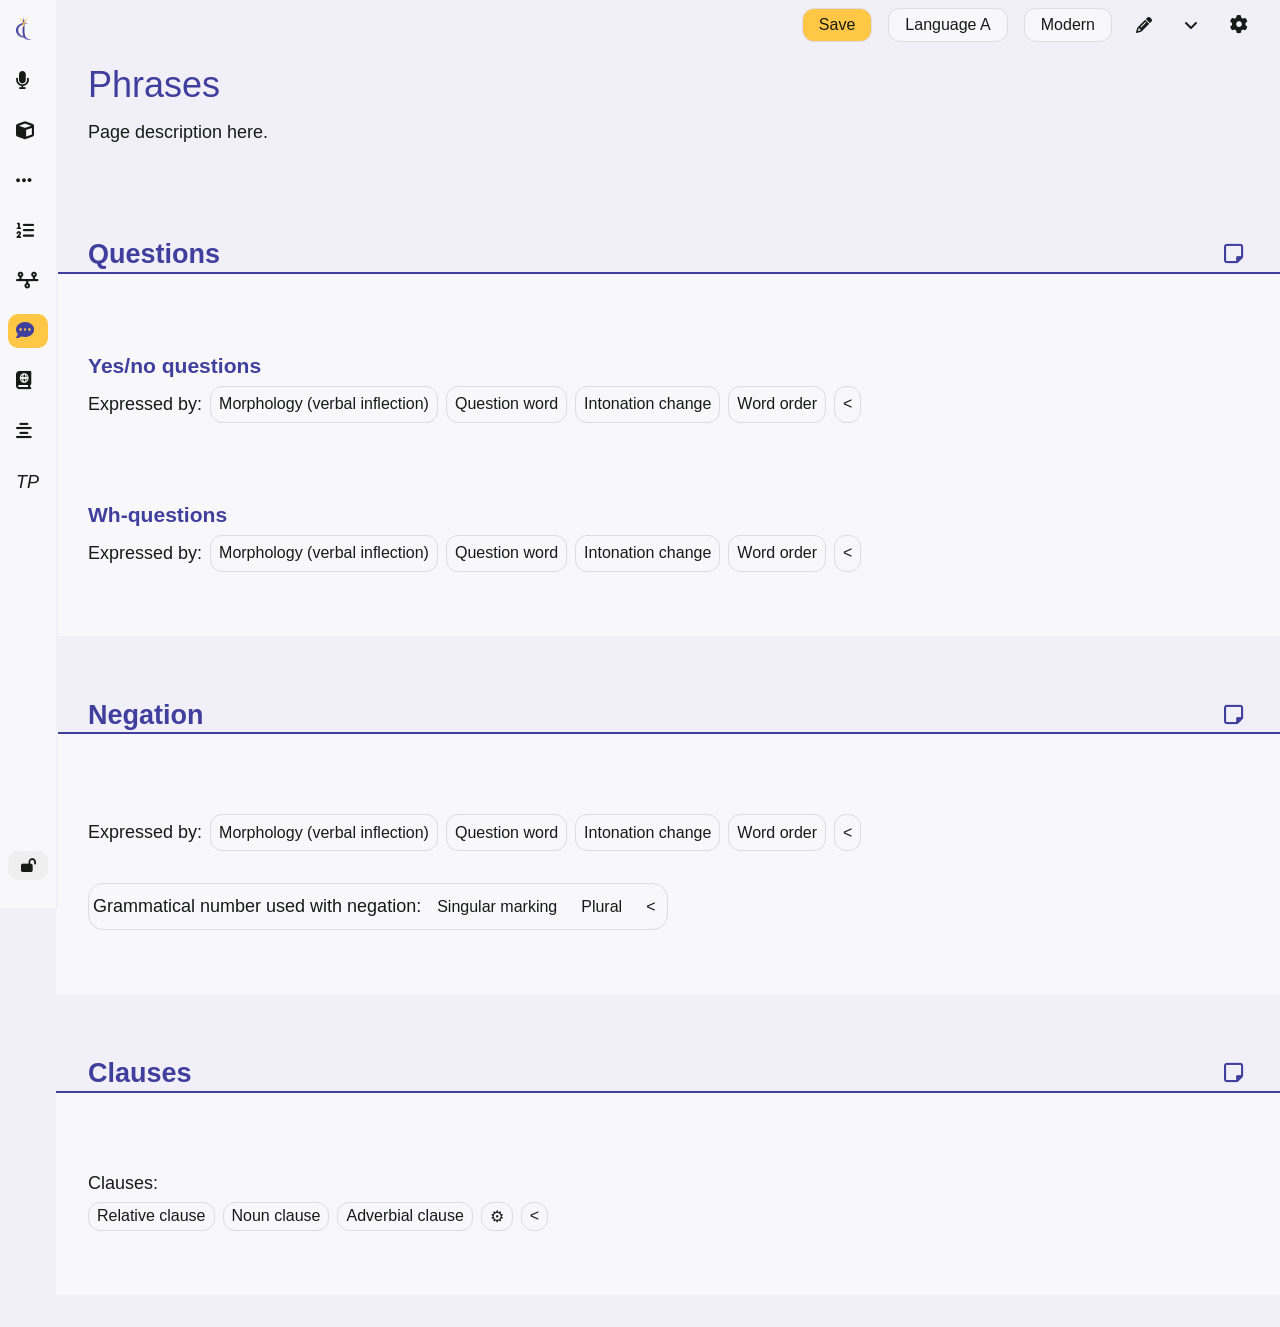
<file: pages/phrases.html>
<!doctype html>
<html lang="en">

<head>
  <meta charset="UTF-8" />
  <meta name="viewport" content="width=device-width, initial-scale=1.0" />
  <title>Document</title>
  <link rel="stylesheet" href="../css/style.css" />
  <link rel="stylesheet" href="https://cdnjs.cloudflare.com/ajax/libs/font-awesome/6.5.0/css/all.min.css" />
</head>

<body>
  <!-- ========================================================================================================================================== NAV ===== -->
  <div class="layout">
    <nav class="sidebar">
      <div class="sidebar-main">
        <a href="../index.html" class="nav-item home">
          <img src="../images/Logo.png" alt="Logo" />
          <span class="nav-label">Home</span>
        </a>

        <a href="phonology.html" class="nav-item">
          <i class="fa-solid fa-microphone"></i>
          <span class="nav-label">Phonology</span>
        </a>

        <a href="grammar.html" class="nav-item">
          <i class="fa-solid fa-cube"></i>
          <span class="nav-label">Grammar</span>
        </a>

        <a href="morphology.html" class="nav-item">
          <i class="fa-solid fa-ellipsis"></i>
          <span class="nav-label">Morphology</span>
        </a>

        <a href="syntax.html" class="nav-item">
          <i class="fa-solid fa-list-ol"></i>
          <span class="nav-label">Syntax</span>
        </a>

        <a href="evolution.html" class="nav-item">
          <i class="fa-solid fa-timeline"></i>
          <span class="nav-label">Evolution</span>
        </a>

        <a href="phrases.html" class="nav-item">
          <i class="fa-solid fa-comment-dots"></i>
          <span class="nav-label">Phrases</span>
        </a>

        <a href="dictionary.html" class="nav-item">
          <i class="fa-solid fa-book-atlas"></i>
          <span class="nav-label">Dictionary</span>
        </a>

        <a href="sentences.html" class="nav-item">
          <i class="fa-solid fa-align-center"></i>
          <span class="nav-label">Sentences</span>
        </a>



        <a href="testpage.html" class="nav-item">
          <i class="">TP</i>
          <span class="nav-label">Testpage</span>
        </a>
      </div>

      <!-- ========================= SUB NAV ========================= -->

      <button class="btn-nav-lock" title="Sidebar mode">
        <i class="fa-solid fa-lock-open"></i>
      </button>
    </nav>

    <div class="page-settings">
      <button class="btn btn-main btn-settings" style="background-color: #ffc745;">Save</button>

      <button class="btn btn-main btn-settings btn-language-switch">Language A</button>
      <button class="btn btn-main btn-settings btn-stage-switch">Modern</button>

      <div class="mode-toggle" data-state="edit">
        <button class="btn-nav-toggle">
          <i class="fa-solid fa-pencil"></i>
        </button>
      </div>

      <div class="mode-toggle" data-state="down">
        <button class="btn-nav-toggle">
          <!-- <i class="fa-solid fa-angle-up"></i> -->
          <i class="fa-solid fa-angle-down"></i>
        </button>
      </div>

      <div class="mode-toggle">
        <a href="settings.html" class="nav-item">
          <i class="fa-solid fa-gear"></i>
          <span class="nav-label">Settings</span>
        </a>
      </div>
    </div>

    <main class="page-content">
      <!-- ================================================================================================================================= MAIN-CONTENT ===== -->
      <h1>Phrases</h1>
      <p class="p-info">Page description here.</p>

      <!-- ====================================================================================================================== CHAPTER 1 - Questions ===== -->
      <div class="chap">
        <div class="chap-title">
          <h2>Questions</h2>
          <div class="iat-input inp-note">
            <button class="btn btn-note">
              <i class="fa-regular fa-note-sticky"></i>
            </button>

            <div class="popup-overlay hidden">
              <div class="popup-window note-popup">
                <button class="btn btn-note-close">✕</button>

                <h2 class="note-title"></h2>

                <p class="p-info">Write your notes about chapter 1.</p>

                <div class="note-toolbar">
                  <button class="btn btn-note-tool btn-h3">h1</button>
                  <button class="btn btn-note-tool btn-h4">h2</button>
                  <button class="btn btn-note-tool btn-p">p</button>

                  <button class="btn btn-note-tool btn-bold">
                    <b>B</b>
                  </button>
                  <button class="btn btn-note-tool btn-italic">
                    <i>I</i>
                  </button>
                  <button class="btn btn-note-tool btn-underline">
                    <u>U</u>
                  </button>
                </div>

                <div class="note-editor" contenteditable="true"></div>
              </div>
            </div>
          </div>
        </div>
        <!-- ========================= CHAP-CONTENT ========================= -->
        <div class="chap-content">

          <div class="chap-sub">
            <h3>Yes/no questions</h3>

            <div class="chap-iat-inner">
              <div class="iat-options opt-multi">
                <p class="p-info">Expressed by:</p>
                <button class="btn btn-opt btn-select" data-group="phraseMorphology" data-value="Morphology">Morphology
                  (verbal inflection)</button>
                <button class="btn btn-opt btn-select" data-group="phraseWord" data-value="Question word">Question
                  word</button>
                <button class="btn btn-opt btn-select" data-group="phraseIntonation"
                  data-value="Intonation change">Intonation
                  change</button>
                <button class="btn btn-opt btn-select" data-group="phraseWordOrder" data-value="Word order">Word
                  order</button>

                <button class="btn btn-close btn-opt">&lt;</button>
              </div>
            </div>

            <div data-container="phraseMorphology"></div>
            <div data-container="phraseWord"></div>
            <div data-container="phraseIntonation"></div>
            <div data-container="phraseWordOrder"></div>
          </div>

          <div class="chap-sub">
            <h3>Wh-questions</h3>
            <div class="chap-iat-inner">
              <div class="iat-options opt-multi">
                <p class="p-info">Expressed by:</p>
                <button class="btn btn-opt btn-select" data-group="phraseMorphology" data-value="Morphology">Morphology
                  (verbal inflection)</button>
                <button class="btn btn-opt btn-select" data-group="phraseWord" data-value="Question word">Question
                  word</button>
                <button class="btn btn-opt btn-select" data-group="phraseIntonation"
                  data-value="Intonation change">Intonation
                  change</button>
                <button class="btn btn-opt btn-select" data-group="phraseWordOrder" data-value="Word order">Word
                  order</button>

                <button class="btn btn-close btn-opt">&lt;</button>
              </div>
            </div>

            <div data-container="phraseMorphology"></div>
            <div data-container="phraseWord"></div>
            <div data-container="phraseIntonation"></div>
            <div data-container="phraseWordOrder"></div>



          </div>

        </div>
      </div>


      <!-- ====================================================================================================================== CHAPTER 2 - Negation ===== -->
      <div class="chap">
        <div class="chap-title">
          <h2>Negation</h2>
          <div class="iat-input inp-note">
            <button class="btn btn-note">
              <i class="fa-regular fa-note-sticky"></i>
            </button>

            <div class="popup-overlay hidden">
              <div class="popup-window note-popup">
                <button class="btn btn-note-close">✕</button>

                <h2 class="note-title"></h2>

                <p class="p-info">Write your notes about chapter 1.</p>

                <div class="note-toolbar">
                  <button class="btn btn-note-tool btn-h3">h1</button>
                  <button class="btn btn-note-tool btn-h4">h2</button>
                  <button class="btn btn-note-tool btn-p">p</button>

                  <button class="btn btn-note-tool btn-bold">
                    <b>B</b>
                  </button>
                  <button class="btn btn-note-tool btn-italic">
                    <i>I</i>
                  </button>
                  <button class="btn btn-note-tool btn-underline">
                    <u>U</u>
                  </button>
                </div>

                <div class="note-editor" contenteditable="true"></div>
              </div>
            </div>
          </div>
        </div>
        <!-- ========================= CHAP-CONTENT ========================= -->
        <div class="chap-content">

          <div class="chap-sub">

            <div class="chap-iat-inner">
              <div class="iat-options opt-multi">
                <p class="p-info">Expressed by:</p>
                <button class="btn btn-opt btn-select" data-group="phraseMorphology" data-value="Morphology">Morphology
                  (verbal inflection)</button>
                <button class="btn btn-opt btn-select" data-group="phraseWord" data-value="Question word">Question
                  word</button>
                <button class="btn btn-opt btn-select" data-group="phraseIntonation"
                  data-value="Intonation change">Intonation
                  change</button>
                <button class="btn btn-opt btn-select" data-group="phraseWordOrder" data-value="Word order">Word
                  order</button>

                <button class="btn btn-close btn-opt">&lt;</button>
              </div>
            </div>

            <div data-container="phraseMorphology"></div>
            <div data-container="phraseWord"></div>
            <div data-container="phraseIntonation"></div>
            <div data-container="phraseWordOrder"></div>

            <div class="chap-iat">
              <h4 class="p-iat-title" data-instance-title></h4>

              <div class="iat-options opt-single">
                <p class="p-info">Grammatical number used with negation:</p>
                <button class="btn btn-opt btn-select">Singular
                  marking</button>
                <button class="btn btn-opt btn-select">Plural</button>

                <button class="btn btn-close btn-opt">&lt;</button>
              </div>


              <div data-container="verbMarkingOn"></div>
            </div>
          </div>


        </div>
      </div>












      <!-- ================================================================================================================ CHAPTER 3 - Clauses ===== -->
      <div class="chap">
        <div class="chap-title">
          <h2>Clauses</h2>
          <div class="iat-input inp-note">
            <button class="btn btn-note">
              <i class="fa-regular fa-note-sticky"></i>
            </button>

            <div class="popup-overlay hidden">
              <div class="popup-window note-popup">
                <button class="btn btn-note-close">✕</button>

                <h2 class="note-title"></h2>

                <p class="p-info">Write your notes about chapter 1.</p>

                <div class="note-toolbar">
                  <button class="btn btn-note-tool btn-h3">h1</button>
                  <button class="btn btn-note-tool btn-h4">h2</button>
                  <button class="btn btn-note-tool btn-p">p</button>

                  <button class="btn btn-note-tool btn-bold">
                    <b>B</b>
                  </button>
                  <button class="btn btn-note-tool btn-italic">
                    <i>I</i>
                  </button>
                  <button class="btn btn-note-tool btn-underline">
                    <u>U</u>
                  </button>
                </div>

                <div class="note-editor" contenteditable="true"></div>
              </div>
            </div>
          </div>
        </div>
        <!-- ========================= CHAP-CONTENT ========================= -->
        <div class="chap-content">
          <div class="chap-sub">

            <div class="chap-iat">
              <p class="p-iat-title">Clauses:</p>
              <div class="iat-options opt-multi  create-has-group" data-create-group="adverbialClause">
                <button class="btn btn-opt btn-select" data-group="RelativeClauseModifies"
                  data-value="Relative clause">Relative
                  clause</button>
                <button class="btn btn-opt btn-select" data-group="nounClauseModifies" data-value="Noun clause">Noun
                  clause</button>
                <button class="btn btn-opt btn-select" data-group="adverbialClause"
                  data-value="Adverbial clause">Adverbial
                  clause</button>

                <div class="inputfield-icon" style="display: none">
                  <button class="btn-icon btn btn-add">+</button>

                  <input type="text" class="iat-inputfield opt-inputfield" placeholder="Add option..." />
                </div>

                <button class="btn btn-edit btn-opt">⚙</button>
                <button class="btn btn-close btn-opt">&lt;</button>
              </div>
            </div>


          </div>

          <div data-container="RelativeClauseModifies"></div>
          <div data-container="nounClauseModifies"></div>
          <div data-container="adverbialClause"></div>
        </div>









        <!-- ============================================================================================================= TEMPLATES - Clauses ===== -->

        <!-- =a > c,d -->
        <template data-template="RelativeClauseModifies">
          <div data-instance>
            <div class="chap-sub">
              <h3 data-instance-title></h3>

              <div class="chap-iat">
                <p class="p-iat-title">Relativize:</p>
                <div class="iat-options opt-multi">
                  <button class="btn btn-opt btn-select" data-group="relativeClauseStrategy"
                    data-value="Subject">Subject</button>
                  <button class="btn btn-opt btn-select" data-group="relativeClauseStrategy"
                    data-value="Object">Object</button>
                  <button class="btn btn-opt btn-select" data-group="relativeClauseStrategy"
                    data-value="Indirect object">Indirect
                    object</button>
                  <button class="btn btn-opt btn-select" data-group="relativeClauseStrategy"
                    data-value="Oblique">Oblique</button>
                  <button class="btn btn-opt btn-select" data-group="relativeClauseStrategy"
                    data-value="Genitive">Genitive</button>
                  <button class="btn btn-opt btn-select" data-group="relativeClauseStrategy"
                    data-value="Object of comorative">Object of
                    comorative</button>

                  <div class="inputfield-icon" style="display: none">
                    <button class="btn-icon btn btn-add">+</button>

                    <input type="text" class="iat-inputfield opt-inputfield" placeholder="Add option..." />
                  </div>

                  <button class="btn btn-edit btn-opt">⚙</button>
                  <button class="btn btn-close btn-opt">&lt;</button>
                </div>
              </div>

              <div data-container="relativeClauseStrategy"></div>

            </div>
          </div>
        </template>

        <template data-template="relativeClauseStrategy">
          <div data-instance>
            <h4 class="p-iat-title" data-instance-title></h4>
            <div class="chap-iat">
              <p class="p-iat-title">Placement:</p>
              <div class="iat-options opt-single">
                <button class="btn btn-opt btn-select" data-group="clauseReplaces" data-value="Internal">Internally
                  headed
                  clause</button>
                <button class="btn btn-opt btn-select" data-group="clauseModifies" data-value="External">Externally
                  headed
                  clause</button>

                <button class="btn btn-close btn-opt">&lt;</button>
              </div>

              <div data-container="clauseReplaces"></div>
              <div data-container="clauseModifies"></div>
            </div>

            <div class="chap-iat">
              <div class="iat-options opt-multi">
                <p class="p-info">Strategy:</p>
                <button class="btn btn-opt btn-select" data-group="noDataGroup" data-value="Gapping">Gapping (zero
                  marking)</button>
                <button class="btn btn-opt btn-select" data-group="phraseWord"
                  data-value="Relative pronoun or complementizers">Clause introducer</button>
                <button class="btn btn-opt btn-select" data-group="noDataGroup" data-value="Pronoun retention">Pronoun
                  retention</button>
                <button class="btn btn-opt btn-select" data-group="phraseMorphology" data-value="Morphology">Special
                  verb (Morphology)</button>

                <button class="btn btn-close btn-opt">&lt;</button>
              </div>


              <div data-container="phraseWord"></div>
              <div data-container="phraseMorphology"></div>

            </div>





          </div>
        </template>


        <template data-template="nounClauseModifies">
          <div data-instance>
            <div class="chap-sub">
              <h3 data-instance-title></h3>
              <div class="chap-iat">
                <p class="p-iat-title">Relativize:</p>
                <div class="iat-options opt-multi">
                  <button class="btn btn-opt btn-select" data-group="nounClauseStrategy"
                    data-value="Subject">Subject</button>
                  <button class="btn btn-opt btn-select" data-group="nounClauseStrategy"
                    data-value="Object">Object</button>
                  <button class="btn btn-opt btn-select" data-group="nounClauseStrategy"
                    data-value="Indirect object">Indirect
                    object</button>
                  <button class="btn btn-opt btn-select" data-group="nounClauseStrategy"
                    data-value="Oblique">Oblique</button>
                  <button class="btn btn-opt btn-select" data-group="nounClauseStrategy"
                    data-value="Genitive">Genitive</button>
                  <button class="btn btn-opt btn-select" data-group="nounClauseStrategy"
                    data-value="Object of comorative">Object of
                    comorative</button>

                  <div class="inputfield-icon" style="display: none">
                    <button class="btn-icon btn btn-add">+</button>

                    <input type="text" class="iat-inputfield opt-inputfield" placeholder="Add option..." />
                  </div>

                  <button class="btn btn-edit btn-opt">⚙</button>
                  <button class="btn btn-close btn-opt">&lt;</button>
                </div>
              </div>

              <div data-container="nounClauseStrategy"></div>
            </div>
          </div>
        </template>

        <template data-template="nounClauseStrategy">
          <div data-instance>

            <div class="chap-iat">
              <div class="iat-options opt-multi">
                <p class="p-info">Strategy:</p>
                <button class="btn btn-opt btn-select" data-group="noDataGroup" data-value="Gapping">Gapping (zero
                  marking)</button>
                <button class="btn btn-opt btn-select" data-group="phraseWord"
                  data-value="Relative pronoun or complementizers">Clause introducer</button>
                <button class="btn btn-opt btn-select" data-group="noDataGroup" data-value="Pronoun retention">Pronoun
                  retention</button>
                <button class="btn btn-opt btn-select" data-group="phraseMorphology" data-value="Morphology">Special
                  verb (Morphology)</button>

                <button class="btn btn-close btn-opt">&lt;</button>
              </div>


              <div data-container="phraseWord"></div>
              <div data-container="phraseMorphology"></div>

            </div>


            <button class="btn btn-main" data-instance>The clause replaces the noun(phrase). Go to the syntax page to
              change the internal order of the clause.</button>

          </div>
        </template>


        <template data-template="adverbialClause">
          <div data-instance>
            <div class="chap-sub">
              <h3 data-instance-title></h3>


              <div class="chap-iat">
                <div class="iat-options opt-multi">
                  <p class="p-info">Strategy:</p>
                  <button class="btn btn-opt btn-select" data-group="noDataGroup" data-value="Gapping">Gapping (zero
                    marking)</button>
                  <button class="btn btn-opt btn-select" data-group="phraseWord"
                    data-value="Relative pronoun or complementizers">Clause introducer</button>
                  <button class="btn btn-opt btn-select" data-group="noDataGroup" data-value="Pronoun retention">Pronoun
                    retention</button>
                  <button class="btn btn-opt btn-select" data-group="phraseMorphology" data-value="Morphology">Special
                    verb (Morphology)</button>

                  <button class="btn btn-close btn-opt">&lt;</button>
                </div>


                <div data-container="phraseWord"></div>
                <div data-container="phraseMorphology"></div>

              </div>

              <button class="btn btn-main" data-instance>Go to the syntax page to chooce clause placement and internal
                order.</button>

            </div>
          </div>
        </template>



      </div>
  </div>













  <!-- ================================================================================================================= TEMPLATE - Noun agreement ===== -->
  <template data-template="phraseMorphology">
    <button class="btn btn-main" data-instance>Go to morphology page to specify further</button>
  </template>


  <template data-template="phraseWord">
    <div data-instance>
      <p>Add words from you dictionary here that may fullfull this purpose. Specify placement on the syntax page.
      </p>
      <div class="chap-iat">
        <p class="p-iat-title">IAT Title: Popup Inputfield</p>

        <div class="iat-input inp-popup">
          <div class="inputfield-icon">
            <button class="btn-icon btn">
              <i class="fa-solid fa-pen"></i>
            </button>
            <input type="text" class="iat-inputfield" value="Selected value komt" readonly />
          </div>
        </div>
      </div>
    </div>
  </template>

  <template data-template="phraseIntonation">
    <button class="btn btn-main" data-instance>Go to phonology page to specify further</button>
  </template>

  <template data-template="phraseWordOrder">
    <button class="btn btn-main" data-instance>Go to syntax page to specify further</button>
  </template>

  <script src="../js/nav.js"></script>
  <script src="../js/iat.js"></script>
  <script src="../js/feature-visibility.js"></script>
  </main>
  </div>
</body>

</html>
</file>
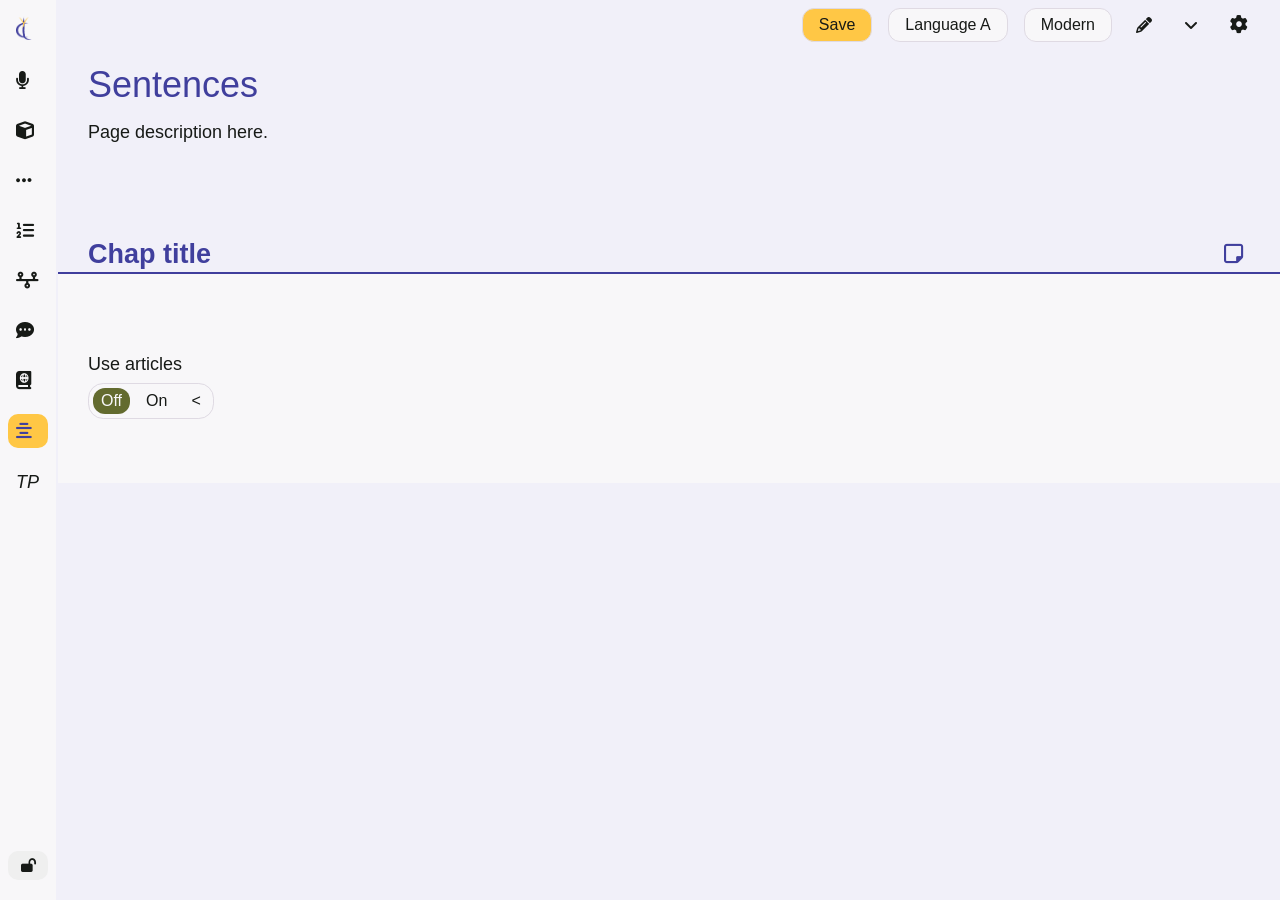
<file: pages/sentences.html>
<!doctype html>
<html lang="en">
  <head>
    <meta charset="UTF-8" />
    <meta name="viewport" content="width=device-width, initial-scale=1.0" />
    <title>Document</title>
    <link rel="stylesheet" href="../css/style.css" />
    <link
      rel="stylesheet"
      href="https://cdnjs.cloudflare.com/ajax/libs/font-awesome/6.5.0/css/all.min.css"
    />
  </head>

  <body>
    <!-- ========================================================================================================================================== NAV ===== -->
    <div class="layout">
      <nav class="sidebar">
        <div class="sidebar-main">
          <a href="../index.html" class="nav-item home">
            <img src="../images/Logo.png" alt="Logo" />
            <span class="nav-label">Home</span>
          </a>

          <a href="phonology.html" class="nav-item">
            <i class="fa-solid fa-microphone"></i>
            <span class="nav-label">Phonology</span>
          </a>

          <a href="grammar.html" class="nav-item">
            <i class="fa-solid fa-cube"></i>
            <span class="nav-label">Grammar</span>
          </a>

          <a href="morphology.html" class="nav-item">
            <i class="fa-solid fa-ellipsis"></i>
            <span class="nav-label">Morphology</span>
          </a>

          <a href="syntax.html" class="nav-item">
            <i class="fa-solid fa-list-ol"></i>
            <span class="nav-label">Syntax</span>
          </a>

          <a href="evolution.html" class="nav-item">
            <i class="fa-solid fa-timeline"></i>
            <span class="nav-label">Evolution</span>
          </a>

          <a href="phrases.html" class="nav-item">
            <i class="fa-solid fa-comment-dots"></i>
            <span class="nav-label">Phrases</span>
          </a>

          <a href="dictionary.html" class="nav-item">
            <i class="fa-solid fa-book-atlas"></i>
            <span class="nav-label">Dictionary</span>
          </a>

          <a href="sentences.html" class="nav-item">
            <i class="fa-solid fa-align-center"></i>
            <span class="nav-label">Sentences</span>
          </a>

          <a href="testpage.html" class="nav-item">
            <i class="">TP</i>
            <span class="nav-label">Testpage</span>
          </a>
        </div>

        <!-- ========================= SUB NAV ========================= -->

        <button class="btn-nav-lock" title="Sidebar mode">
          <i class="fa-solid fa-lock-open"></i>
        </button>
      </nav>

      <div class="page-settings">
        <button
          class="btn btn-main btn-settings"
          style="background-color: #ffc745"
        >
          Save
        </button>

        <button class="btn btn-main btn-settings btn-language-switch">
          Language A
        </button>
        <button class="btn btn-main btn-settings btn-stage-switch">
          Modern
        </button>

        <div class="mode-toggle" data-state="edit">
          <button class="btn-nav-toggle">
            <i class="fa-solid fa-pencil"></i>
          </button>
        </div>

        <div class="mode-toggle" data-state="down">
          <button class="btn-nav-toggle">
            <!-- <i class="fa-solid fa-angle-up"></i> -->
            <i class="fa-solid fa-angle-down"></i>
          </button>
        </div>

        <div class="mode-toggle">
          <a href="settings.html" class="nav-item">
            <i class="fa-solid fa-gear"></i>
            <span class="nav-label">Settings</span>
          </a>
        </div>
      </div>

      <main class="page-content">
        <!-- ================================================================================================================================= MAIN-CONTENT ===== -->
        <h1>Sentences</h1>
        <p class="p-info">Page description here.</p>

        <!-- ===================================================================================================================== CHAPTER 1 - sound system ===== -->
        <div class="chap">
          <div class="chap-title">
            <h2>Chap title</h2>
            <div class="iat-input inp-note">
              <button class="btn btn-note">
                <i class="fa-regular fa-note-sticky"></i>
              </button>

              <div class="popup-overlay hidden">
                <div class="popup-window note-popup">
                  <button class="btn btn-note-close">✕</button>

                  <h2 class="note-title"></h2>

                  <p class="p-info">Write your notes about chapter 1.</p>

                  <div class="note-toolbar">
                    <button class="btn btn-note-tool btn-h3">h1</button>
                    <button class="btn btn-note-tool btn-h4">h2</button>
                    <button class="btn btn-note-tool btn-p">p</button>

                    <button class="btn btn-note-tool btn-bold">
                      <b>B</b>
                    </button>
                    <button class="btn btn-note-tool btn-italic">
                      <i>I</i>
                    </button>
                    <button class="btn btn-note-tool btn-underline">
                      <u>U</u>
                    </button>
                  </div>

                  <div class="note-editor" contenteditable="true"></div>
                </div>
              </div>
            </div>
          </div>
          <!-- ========================= CHAP-CONTENT ========================= -->
          <div class="chap-content">
            <!-- ========================= SUB CHAP ========================= -->
            <div class="chap-sub">
              <!-- ========== CHAP IAT ========== -->
              <div class="chap-iat">
                <p class="p-iat-title">Use articles</p>
                <div class="iat-options opt-single">
                  <button class="btn btn-opt btn-select selected">Off</button>
                  <button class="btn btn-opt btn-select">On</button>

                  <button class="btn btn-close btn-opt">&lt;</button>
                </div>
              </div>
            </div>
          </div>
        </div>

        <script src="../js/nav.js"></script>
        <script src="../js/iat.js"></script>
        <script src="../js/feature-visibility.js"></script>
      </main>
    </div>
  </body>
</html>
</file>
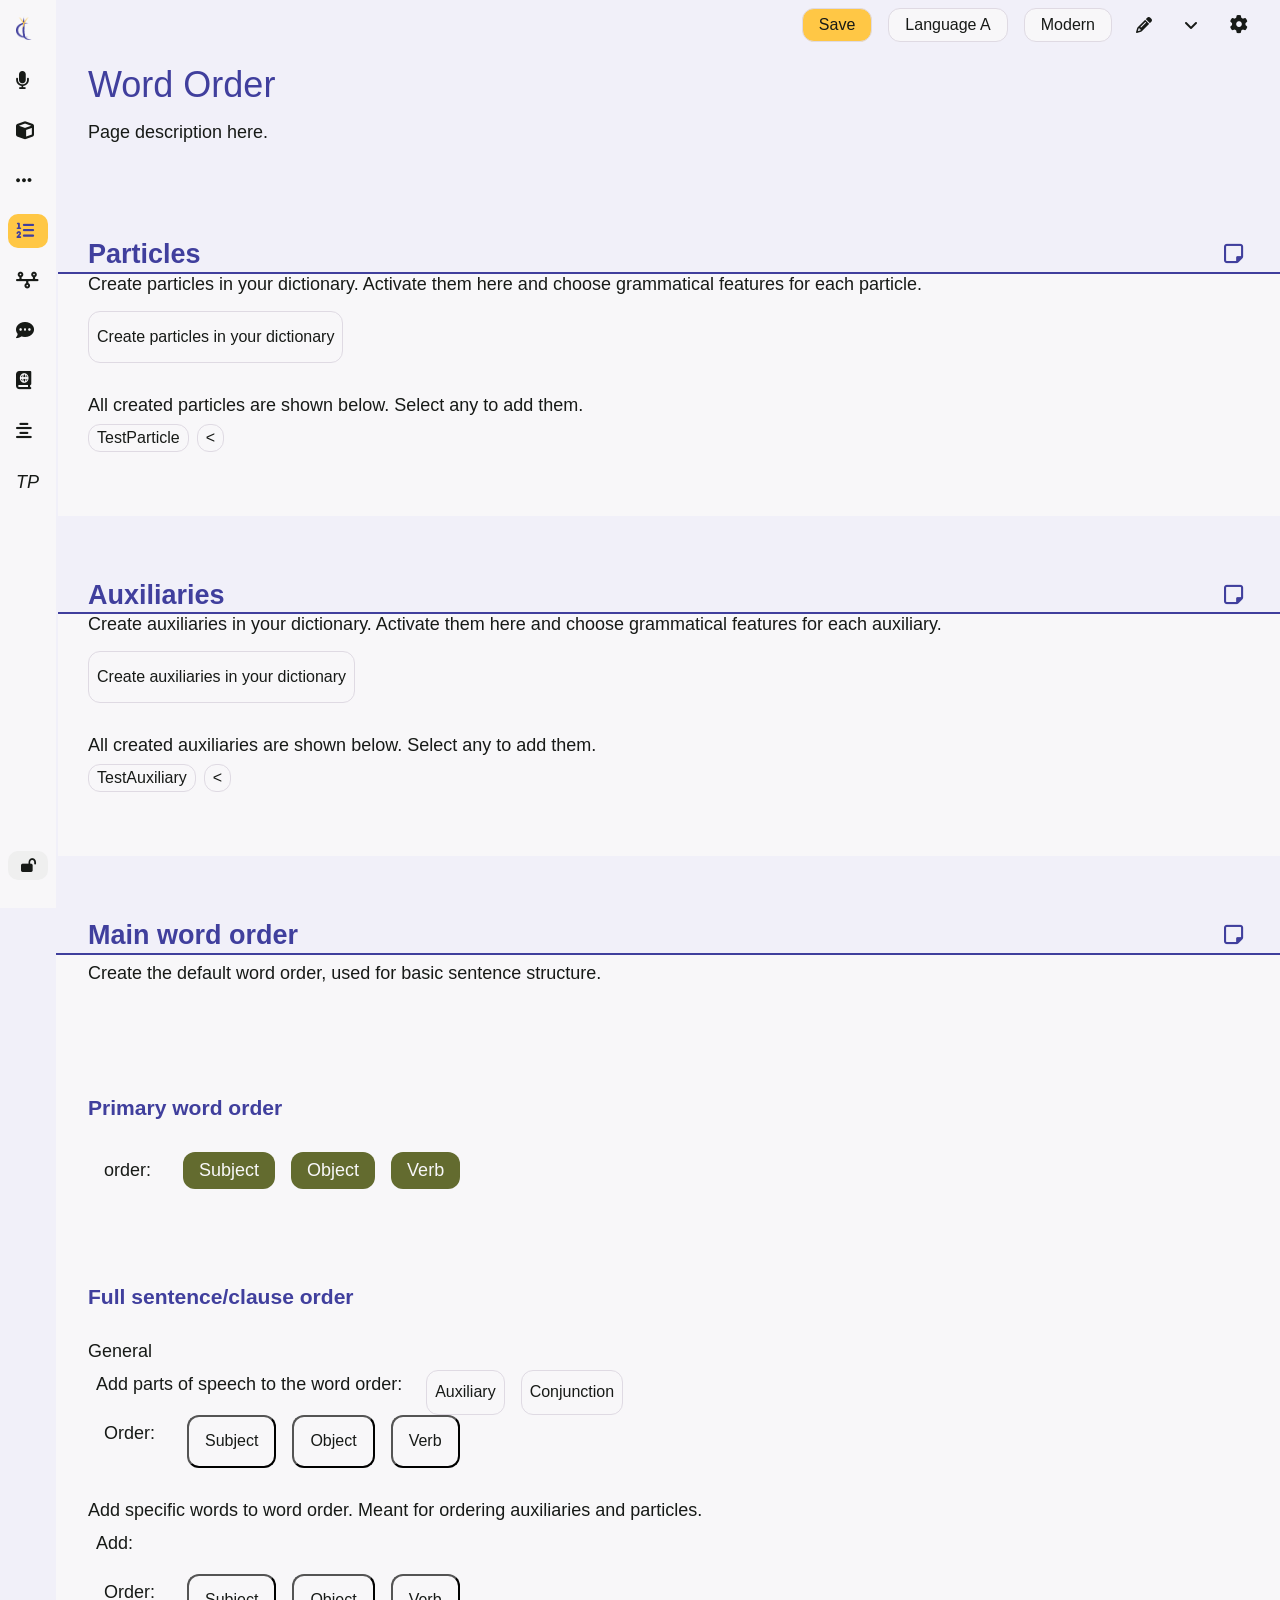
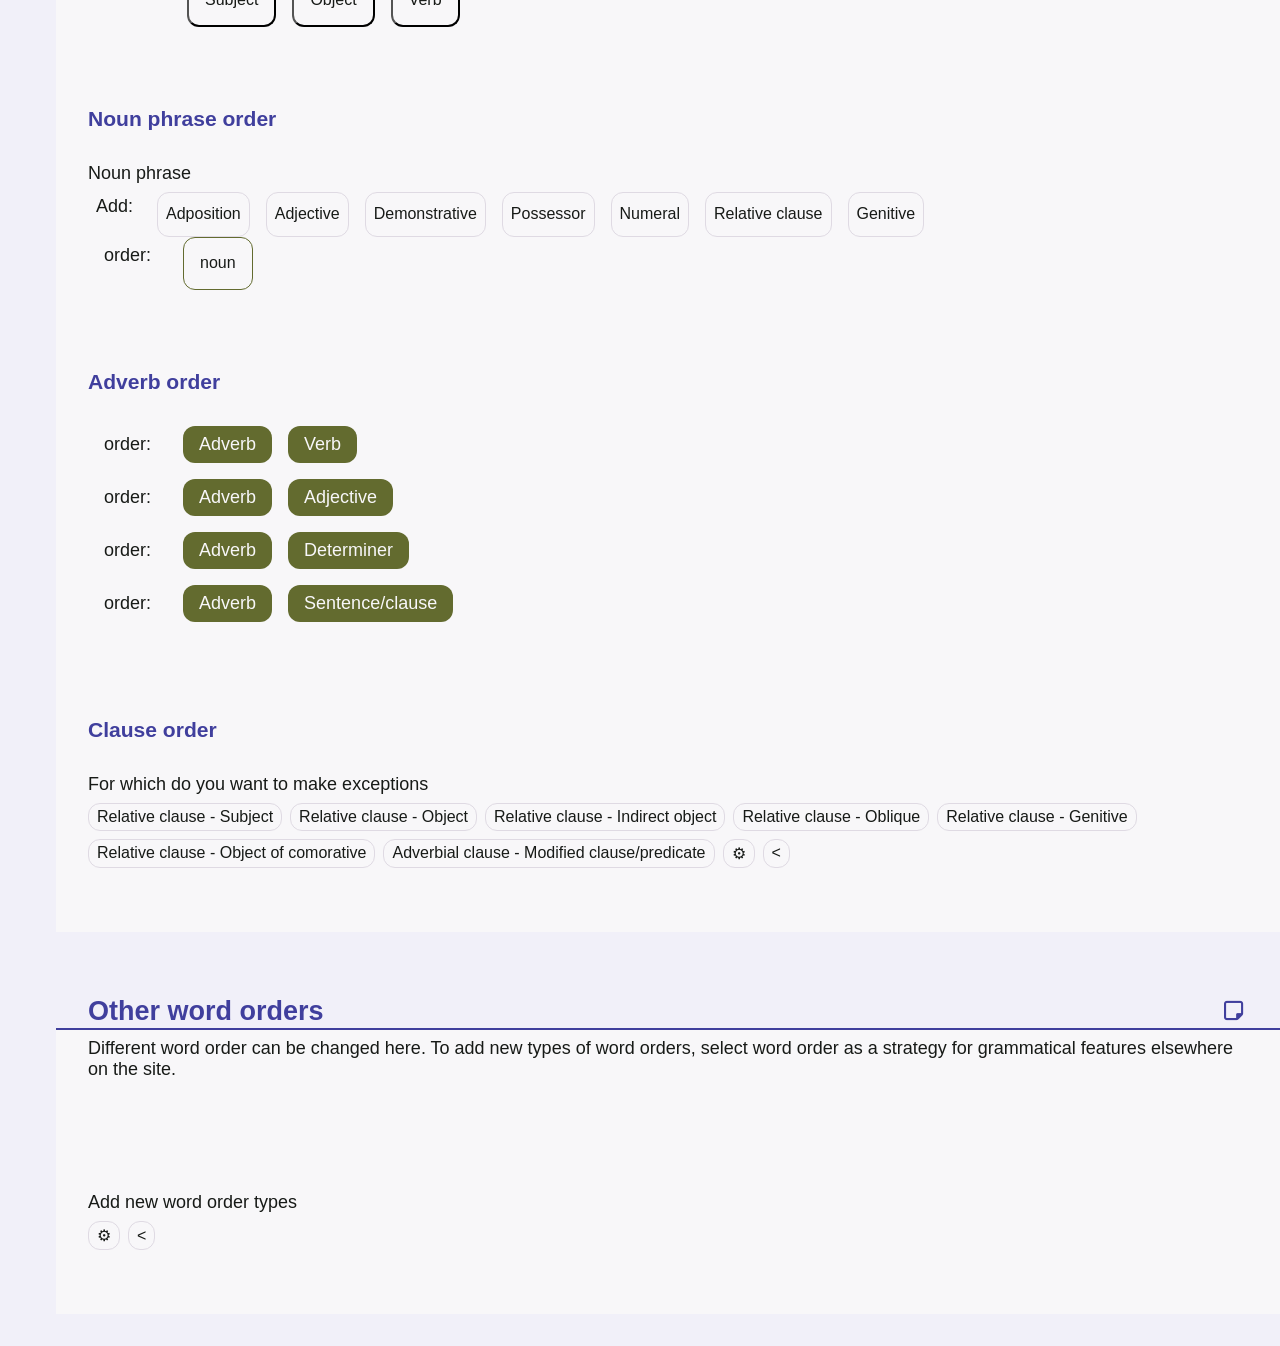
<file: pages/syntax.html>
<!doctype html>
<html lang="en">

<head>
    <meta charset="UTF-8" />
    <meta name="viewport" content="width=device-width, initial-scale=1.0" />
    <title>Document</title>
    <link rel="stylesheet" href="../css/style.css" />
    <link rel="stylesheet" href="https://cdnjs.cloudflare.com/ajax/libs/font-awesome/6.5.0/css/all.min.css" />
</head>

<body>
    <!-- ========================================================================================================================================== NAV ===== -->
    <div class="layout">
        <nav class="sidebar">
            <div class="sidebar-main">
                <a href="../index.html" class="nav-item home">
                    <img src="../images/Logo.png" alt="Logo" />
                    <span class="nav-label">Home</span>
                </a>

                <a href="phonology.html" class="nav-item">
                    <i class="fa-solid fa-microphone"></i>
                    <span class="nav-label">Phonology</span>
                </a>

                <a href="grammar.html" class="nav-item">
                    <i class="fa-solid fa-cube"></i>
                    <span class="nav-label">Grammar</span>
                </a>

                <a href="morphology.html" class="nav-item">
                    <i class="fa-solid fa-ellipsis"></i>
                    <span class="nav-label">Morphology</span>
                </a>

                <a href="syntax.html" class="nav-item">
                    <i class="fa-solid fa-list-ol"></i>
                    <span class="nav-label">Syntax</span>
                </a>

                <a href="evolution.html" class="nav-item">
                    <i class="fa-solid fa-timeline"></i>
                    <span class="nav-label">Evolution</span>
                </a>

                <a href="phrases.html" class="nav-item">
                    <i class="fa-solid fa-comment-dots"></i>
                    <span class="nav-label">Phrases</span>
                </a>

                <a href="dictionary.html" class="nav-item">
                    <i class="fa-solid fa-book-atlas"></i>
                    <span class="nav-label">Dictionary</span>
                </a>

                <a href="sentences.html" class="nav-item">
                    <i class="fa-solid fa-align-center"></i>
                    <span class="nav-label">Sentences</span>
                </a>



                <a href="testpage.html" class="nav-item">
                    <i class="">TP</i>
                    <span class="nav-label">Testpage</span>
                </a>
            </div>

            <!-- ========================= SUB NAV ========================= -->

            <button class="btn-nav-lock" title="Sidebar mode">
                <i class="fa-solid fa-lock-open"></i>
            </button>
        </nav>

        <div class="page-settings">
            <button class="btn btn-main btn-settings" style="background-color: #ffc745;">Save</button>

            <button class="btn btn-main btn-settings btn-language-switch">Language A</button>
            <button class="btn btn-main btn-settings btn-stage-switch">Modern</button>

            <div class="mode-toggle" data-state="edit">
                <button class="btn-nav-toggle">
                    <i class="fa-solid fa-pencil"></i>
                </button>
            </div>

            <div class="mode-toggle" data-state="down">
                <button class="btn-nav-toggle">
                    <!-- <i class="fa-solid fa-angle-up"></i> -->
                    <i class="fa-solid fa-angle-down"></i>
                </button>
            </div>

            <div class="mode-toggle">
                <a href="settings.html" class="nav-item">
                    <i class="fa-solid fa-gear"></i>
                    <span class="nav-label">Settings</span>
                </a>
            </div>
        </div>

        <main class="page-content">
            <!-- ============================================================================================================================= MAIN-CONTENT ===== -->
            <h1>Word Order</h1>
            <p class="p-info">Page description here.</p>

            <!-- ================================================================================================================ CHAPTER 1 - Particles ===== -->
            <div class="chap">
                <div class="chap-title">
                    <h2>Particles</h2>
                    <div class="iat-input inp-note">
                        <button class="btn btn-note">
                            <i class="fa-regular fa-note-sticky"></i>
                        </button>

                        <div class="popup-overlay hidden">
                            <div class="popup-window note-popup">
                                <button class="btn btn-note-close">✕</button>

                                <h2 class="note-title"></h2>

                                <p class="p-info">Write your notes about chapter 1.</p>

                                <div class="note-toolbar">
                                    <button class="btn btn-note-tool btn-h3">h1</button>
                                    <button class="btn btn-note-tool btn-h4">h2</button>
                                    <button class="btn btn-note-tool btn-p">p</button>

                                    <button class="btn btn-note-tool btn-bold">
                                        <b>B</b>
                                    </button>
                                    <button class="btn btn-note-tool btn-italic">
                                        <i>I</i>
                                    </button>
                                    <button class="btn btn-note-tool btn-underline">
                                        <u>U</u>
                                    </button>
                                </div>

                                <div class="note-editor" contenteditable="true"></div>
                            </div>
                        </div>
                    </div>
                </div>
                <!-- ========================= CHAP-CONTENT ========================= -->
                <div class="chap-content">
                    <p>Create particles in your dictionary. Activate them here and choose grammatical features for each
                        particle.</p>

                    <button class="btn btn-main"> Create particles in your dictionary</button>
                    <!-- ========== CHAP IAT ========== -->
                    <div class="chap-iat">
                        <p class="p-iat-title">
                            All created particles are shown below. Select any to add them.
                        </p>
                        <div class="iat-options opt-multi create-has-group" data-create-group="particleStrategies">

                            <button class="btn btn-opt btn-select" data-group="particleStrategies"
                                data-value="TestParticle">
                                TestParticle
                            </button>

                            <button class="btn btn-close btn-opt">&lt;</button>
                        </div>
                    </div>

                    <div data-container="particleStrategies"></div>

                </div>

                <!-- ============================================================================================================== TEMPLATE - Particle ===== -->
                <template data-template="particleStrategies">
                    <div class="chap-sub" data-instance>
                        <h3 data-instance-title></h3>

                        <div class="chap-iat">
                            <div class="iat-options opt-multi">
                                <p class="p-info">Grammatical features:</p>
                                <button class="btn btn-opt btn-select">Option</button>
                                <button class="btn btn-opt btn-select">Option</button>
                                <button class="btn btn-opt btn-select">Option</button>
                                <button class="btn btn-opt btn-select">Option</button>

                                <button class="btn btn-close btn-opt">&lt;</button>
                            </div>
                        </div>


                    </div>
                </template>
            </div>



            <!-- ================================================================================================================ CHAPTER 2 - Auxiliary ===== -->
            <div class="chap">
                <div class="chap-title">
                    <h2>Auxiliaries</h2>
                    <div class="iat-input inp-note">
                        <button class="btn btn-note">
                            <i class="fa-regular fa-note-sticky"></i>
                        </button>

                        <div class="popup-overlay hidden">
                            <div class="popup-window note-popup">
                                <button class="btn btn-note-close">✕</button>

                                <h2 class="note-title"></h2>

                                <p class="p-info">Write your notes about chapter 1.</p>

                                <div class="note-toolbar">
                                    <button class="btn btn-note-tool btn-h3">h1</button>
                                    <button class="btn btn-note-tool btn-h4">h2</button>
                                    <button class="btn btn-note-tool btn-p">p</button>

                                    <button class="btn btn-note-tool btn-bold">
                                        <b>B</b>
                                    </button>
                                    <button class="btn btn-note-tool btn-italic">
                                        <i>I</i>
                                    </button>
                                    <button class="btn btn-note-tool btn-underline">
                                        <u>U</u>
                                    </button>
                                </div>

                                <div class="note-editor" contenteditable="true"></div>
                            </div>
                        </div>
                    </div>
                </div>
                <!-- ========================= CHAP-CONTENT ========================= -->
                <div class="chap-content">
                    <p>Create auxiliaries in your dictionary. Activate them here and choose grammatical features for
                        each
                        auxiliary.</p>

                    <button class="btn btn-main"> Create auxiliaries in your dictionary</button>

                    <!-- ========== CHAP IAT ========== -->
                    <div class="chap-iat">
                        <p class="p-iat-title">
                            All created auxiliaries are shown below. Select any to add them.
                        </p>
                        <div class="iat-options opt-multi create-has-group" data-create-group="auxiliaryStrategies">

                            <button class="btn btn-opt btn-select" data-group="auxiliaryStrategies"
                                data-value="TestAuxiliary">
                                TestAuxiliary
                            </button>

                            <button class="btn btn-close btn-opt">&lt;</button>
                        </div>
                    </div>

                    <div data-container="auxiliaryStrategies"></div>

                </div>

                <!-- ============================================================================================================= TEMPLATE - Auxiliary ===== -->
                <template data-template="auxiliaryStrategies">
                    <div class="chap-sub" data-instance>
                        <h3 data-instance-title></h3>

                        <div class="chap-iat">
                            <div class="iat-options opt-multi">
                                <p class="p-info">Grammatical features:</p>
                                <button class="btn btn-opt btn-select">Option</button>
                                <button class="btn btn-opt btn-select">Option</button>
                                <button class="btn btn-opt btn-select">Option</button>
                                <button class="btn btn-opt btn-select">Option</button>

                                <button class="btn btn-close btn-opt">&lt;</button>
                            </div>
                        </div>


                    </div>
                </template>
            </div>






            <!-- ========================================================================================================== CHAPTER 3 - main word order ===== -->
            <div class="chap">
                <div class="chap-title">
                    <h2>Main word order</h2>
                    <div class="iat-input inp-note">
                        <button class="btn btn-note">
                            <i class="fa-regular fa-note-sticky"></i>
                        </button>

                        <div class="popup-overlay hidden">
                            <div class="popup-window note-popup">
                                <button class="btn btn-note-close">✕</button>

                                <h2 class="note-title"></h2>

                                <p class="p-info">Write your notes about chapter 1.</p>

                                <div class="note-toolbar">
                                    <button class="btn btn-note-tool btn-h3">h1</button>
                                    <button class="btn btn-note-tool btn-h4">h2</button>
                                    <button class="btn btn-note-tool btn-p">p</button>

                                    <button class="btn btn-note-tool btn-bold">
                                        <b>B</b>
                                    </button>
                                    <button class="btn btn-note-tool btn-italic">
                                        <i>I</i>
                                    </button>
                                    <button class="btn btn-note-tool btn-underline">
                                        <u>U</u>
                                    </button>
                                </div>

                                <div class="note-editor" contenteditable="true"></div>
                            </div>
                        </div>
                    </div>
                </div>
                <!-- ========================= CHAP-CONTENT ========================= -->
                <div class="chap-content">
                    <p class="p-info">Create the default word order, used for basic sentence structure.</p>

                    <!-- ========================= SUB CHAP ========================= -->
                    <div class="chap-sub">
                        <!-- ========== CHAP IAT's ========== -->
                        <h3>Primary word order</h3>
                        <div class="chap-iat">


                            <!-- <p class="p-iat-title">Primary word order</p> -->
                            <div class="iat-order ord-apply">

                                <div class="ord-used">
                                    <p class="p-used-title">order:</p>
                                    <p class="p-draggable p-used" draggable="true">Subject</p>
                                    <p class="p-draggable p-used" draggable="true">Object</p>
                                    <p class="p-draggable p-used" draggable="true">Verb</p>
                                </div>
                            </div>
                        </div>
                    </div>

                    <!-- ========================= SUB CHAP ========================= -->
                    <div class="chap-sub">
                        <h3>Full sentence/clause order</h3>
                        <!-- ========== CHAP IAT's ========== -->
                        <!-- iat 2 -->
                        <div class="chap-iat">

                            <p class="p-iat-title">General</p>
                            <div class="iat-order ord-apply">
                                <div class="ord-available">
                                    <p class="p-available-title">Add parts of speech to the word order:</p>
                                    <button class="btn btn-select p-draggable p-available">Auxiliary</button>
                                    <button class="btn btn-select p-draggable p-available">Conjunction</button>
                                </div>

                                <div class="ord-used">
                                    <p class="p-used-title">Order:</p>
                                    <button class="btn p-draggable p-used">Subject</button>
                                    <button class="btn p-draggable p-used">Object</button>
                                    <button class="btn p-draggable p-used">Verb</button>

                                </div>
                            </div>
                        </div>

                        <div class="chap-iat">

                            <p class="p-iat-title">Add specific words to word order. Meant for ordering auxiliaries and
                                particles.</p>
                            <div class="iat-order ord-apply">
                                <div class="ord-available">
                                    <p class="p-available-title">Add:</p>
                                    <!-- <button class="btn btn-select p-draggable p-available">Auxiliary 1</button>
                                    <button class="btn btn-select p-draggable p-available">Particle 1</button> -->
                                </div>

                                <div class="ord-used">
                                    <p class="p-used-title">Order:</p>
                                    <button class="btn p-draggable p-used">Subject</button>
                                    <button class="btn p-draggable p-used">Object</button>
                                    <button class="btn p-draggable p-used">Verb</button>

                                </div>
                            </div>
                        </div>
                    </div>

                    <!-- ========================= SUB CHAP ========================= -->
                    <div class="chap-sub">
                        <h3>Noun phrase order</h3>

                        <div class="chap-iat">

                        </div>
                        <!-- ========== CHAP IAT's ========== -->
                        <div class="chap-iat">

                            <p class="p-iat-title">Noun phrase</p>
                            <div class="iat-order ord-apply" data-group="nounPhrase">
                                <div class="ord-available">
                                    <p class="p-available-title">Add:</p>
                                    <button class="btn btn-select p-draggable p-available"
                                        data-group="adposition">Adposition</button>
                                    <button class="btn btn-select p-draggable p-available"
                                        data-group="adjective">Adjective</button>
                                    <button class="btn btn-select p-draggable p-available">Demonstrative</button>
                                    <button class="btn btn-select p-draggable p-available">Possessor</button>
                                    <button class="btn btn-select p-draggable p-available">Numeral</button>
                                    <button class="btn btn-select p-draggable p-available">Relative clause</button>
                                    <button class="btn btn-select p-draggable p-available">Genitive</button>
                                </div>

                                <div class="ord-used">
                                    <p class="p-used-title">order:</p>
                                    <button class="btn p-draggable p-used p-fixed" draggable="true">noun</button>
                                </div>
                            </div>
                        </div>

                        <div data-container="adjective"></div>
                        <div data-container="adposition"></div>
                    </div>

                    <div class="chap-sub">
                        <!-- ========== CHAP IAT's ========== -->
                        <h3>Adverb order</h3>
                        <div class="chap-iat">


                            <!-- <p class="p-iat-title">Primary word order</p> -->
                            <div class="iat-order ord-apply">
                                <div class="ord-used">
                                    <p class="p-used-title">order:</p>
                                    <p class="p-draggable p-used" draggable="true">Adverb</p>
                                    <p class="p-draggable p-used" draggable="true">Verb</p>
                                </div>

                            </div>
                            <div class="iat-order ord-apply">
                                <div class="ord-used">
                                    <p class="p-used-title">order:</p>
                                    <p class="p-draggable p-used" draggable="true">Adverb</p>
                                    <p class="p-draggable p-used" draggable="true">Adjective</p>
                                </div>

                            </div>
                            <div class="iat-order ord-apply">
                                <div class="ord-used">
                                    <p class="p-used-title">order:</p>
                                    <p class="p-draggable p-used" draggable="true">Adverb</p>
                                    <p class="p-draggable p-used" draggable="true">Determiner</p>
                                </div>

                            </div>
                            <div class="iat-order ord-apply">
                                <div class="ord-used">
                                    <p class="p-used-title">order:</p>
                                    <p class="p-draggable p-used" draggable="true">Adverb</p>
                                    <p class="p-draggable p-used" draggable="true">Sentence/clause</p>
                                </div>

                            </div>
                        </div>
                    </div>


                    <div class="chap-sub">
                        <!-- ========== CHAP IAT's ========== -->
                        <h3>Clause order</h3>

                        <div class="chap-iat">
                            <p class="p-iat-title">For which do you want to make exceptions</p>
                            <div class="iat-options opt-multi">
                                <button class="btn btn-opt btn-select" data-group="clauseOrder"
                                    data-value="Relative clause - Subject">Relative clause - Subject</button>
                                <button class="btn btn-opt btn-select" data-group="clauseOrder"
                                    data-value="Relative clause - Object">Relative clause - Object</button>
                                <button class="btn btn-opt btn-select" data-group="clauseOrder"
                                    data-value="Relative clause - Indirect object">Relative clause - Indirect
                                    object</button>
                                <button class="btn btn-opt btn-select" data-group="clauseOrder"
                                    data-value="Relative clause - Oblique">Relative clause - Oblique</button>
                                <button class="btn btn-opt btn-select" data-group="clauseOrder"
                                    data-value="Relative clause - Genitive">Relative clause - Genitive</button>
                                <button class="btn btn-opt btn-select" data-group="clauseOrder"
                                    data-value="Relative clause - Object of comorative">Relative clause - Object of
                                    comorative</button>
                                <button class="btn btn-opt btn-select" data-group="clauseOrder"
                                    data-value="Adverbial clause - Modified clause/predicate">Adverbial clause -
                                    Modified
                                    clause/predicate</button>

                                <div class="inputfield-icon" style="display: none">
                                    <button class="btn-icon btn btn-add">+</button>

                                    <input type="text" class="iat-inputfield opt-inputfield"
                                        placeholder="Add option..." />
                                </div>

                                <button class="btn btn-edit btn-opt">⚙</button>
                                <button class="btn btn-close btn-opt">&lt;</button>
                            </div>
                        </div>

                        <div data-container="clauseOrder"></div>

                    </div>






                </div>

                <!-- ============================================================================================= TEMPLATES - Adjective and adposition ===== -->
                <template data-template="adjective">
                    <div class="chap-iat" data-instance>
                        <p class="p-iat-title">Adjective pattern</p>

                        <div class="iat-order ord-apply">

                            <div class="ord-used">
                                <p class="p-used-title">order:</p>
                                <button class="btn fake-select p-draggable p-used">Quantity</button>
                                <button class="btn fake-select p-draggable p-used">Opinion</button>
                                <button class="btn fake-select p-draggable p-used">Size</button>
                                <button class="btn fake-select p-draggable p-used">Age</button>
                                <button class="btn fake-select p-draggable p-used">Shape</button>
                                <button class="btn fake-select p-draggable p-used">Colour</button>
                                <button class="btn fake-select p-draggable p-used">Origin</button>
                                <button class="btn fake-select p-draggable p-used">Material</button>
                                <button class="btn fake-select p-draggable p-used">Purpose</button>
                            </div>
                        </div>
                    </div>
                </template>

                <template data-template="adposition">
                    <div class="chap-iat" data-instance>
                        <p class="p-iat-title">Adpositional phrase</p>

                        <div class="iat-order ord-apply">

                            <div class="ord-used">
                                <p class="p-used-title">order:</p>
                                <button class="btn fake-select p-draggable p-used" draggable="true">Time</button>
                                <button class="btn fake-select p-draggable p-used" draggable="true">Manner</button>
                                <button class="btn fake-select p-draggable p-used" draggable="true">Place</button>
                            </div>
                        </div>
                    </div>
                </template>





                <template data-template="clauseOrder">
                    <div data-instance>
                        <h4 data-instance-title></h4>

                        <div class="chap-iat">
                            <p class="p-iat-title">Clause comes before/ after modified element</p>
                            <div class="iat-options opt-multi">
                                <button class="btn btn-opt btn-select" data-group="relativeClauseStrategy"
                                    data-value="Subject">before</button>
                                <button class="btn btn-opt btn-select" data-group="relativeClauseStrategy"
                                    data-value="Object">after</button>

                                <button class="btn btn-close btn-opt">&lt;</button>
                            </div>
                        </div>
                    </div>
                </template>
            </div>

            <!-- ========================================================================================================= CHAPTER 4 - other word order ===== -->
            <div class="chap">
                <div class="chap-title">
                    <h2>Other word orders</h2>
                    <div class="iat-input inp-note">
                        <button class="btn btn-note">
                            <i class="fa-regular fa-note-sticky"></i>
                        </button>

                        <div class="popup-overlay hidden">
                            <div class="popup-window note-popup">
                                <button class="btn btn-note-close">✕</button>

                                <h2 class="note-title"></h2>

                                <p class="p-info">Write your notes about chapter 1.</p>

                                <div class="note-toolbar">
                                    <button class="btn btn-note-tool btn-h3">h1</button>
                                    <button class="btn btn-note-tool btn-h4">h2</button>
                                    <button class="btn btn-note-tool btn-p">p</button>

                                    <button class="btn btn-note-tool btn-bold">
                                        <b>B</b>
                                    </button>
                                    <button class="btn btn-note-tool btn-italic">
                                        <i>I</i>
                                    </button>
                                    <button class="btn btn-note-tool btn-underline">
                                        <u>U</u>
                                    </button>
                                </div>

                                <div class="note-editor" contenteditable="true"></div>
                            </div>
                        </div>
                    </div>
                </div>
                <div class="chap-content">
                    <p class="p-info">Different word order can be changed here. To add new types of word orders, select
                        word order as a strategy for grammatical features elsewhere on the site.</p>

                    <!-- ========================= SUB CHAP ========================= -->
                    <div class="chap-sub">
                        <div class="chap-iat">
                            <p class="p-iat-title">Add new word order types</p>

                            <div class="iat-options opt-multi create-has-group" data-create-group="sentenceType">

                                <div class="inputfield-icon" style="display: none">
                                    <button class="btn-icon btn btn-add">+</button>

                                    <input type="text" class="iat-inputfield opt-inputfield"
                                        placeholder="Add option..." />
                                </div>

                                <button class="btn btn-edit btn-opt">⚙</button>
                                <button class="btn btn-close btn-opt">&lt;</button>
                            </div>





                        </div>
                    </div>

                    <div data-container="sentenceType"></div>

                </div>

                <!-- ==================================================================================================== TEMPLATES - Other word orders ===== -->
                <template data-template="sentenceType">
                    <div class="chap-sub" data-instance>
                        <h3 data-instance-title>Verbs</h3>
                        <div class="chap-iat">
                            <p class="p-iat-title">Choose orders that change campared to the main word order</p>

                            <div class="iat-options opt-multi">
                                <button class="btn btn-opt btn-select" data-group="ExceptionsPrimaryOrder"
                                    data-value="ExceptionsPrimaryOrder">
                                    Primary
                                </button>

                                <button class="btn btn-opt btn-select" data-group="ExceptionsAuxiliaryOrder"
                                    data-value="ExceptionsAuxiliaryOrder">
                                    Auxiliaries, particle & adverb
                                </button>

                                <button class="btn btn-opt btn-select" data-group="ExceptionsNounPhraseOrder"
                                    data-value="ExceptionsNounPhraseOrder"> Noun
                                    phrase
                                </button>

                                <button class="btn btn-opt btn-select" data-group="ExceptionsAdpositionOrder"
                                    data-value="ExceptionsAdpositionOrder">
                                    Adpositional
                                </button>

                                <button class="btn btn-opt btn-select" data-group="ExceptionsAdjectiveOrder"
                                    data-value="ExceptionsAdjectiveOrder">
                                    Adjective
                                </button>

                                <button class="btn btn-close btn-opt">&lt;</button>
                            </div>
                        </div>

                        <div data-container="ExceptionsPrimaryOrder"></div>
                        <div data-container="ExceptionsAuxiliaryOrder"></div>
                        <div data-container="ExceptionsNounPhraseOrder"></div>
                        <div data-container="ExceptionsAdjectiveOrder"></div>
                        <div data-container="ExceptionsAdpositionOrder"></div>

                    </div>
                </template>


                <template data-template="ExceptionsPrimaryOrder">
                    <div class="chap-iat" data-instance>

                        <p class="p-iat-title">Primary word order without auxiliaries:</p>
                        <div class="iat-order ord-apply">

                            <div class="ord-used">
                                <p class="p-used-title">order:</p>
                                <p class="p-draggable p-used" draggable="true">Subject</p>
                                <p class="p-draggable p-used" draggable="true">Object</p>
                                <p class="p-draggable p-used" draggable="true">Verb</p>
                            </div>
                        </div>
                    </div>
                </template>
                <template data-template="ExceptionsAuxiliaryOrder">
                    <div class="chap-iat" data-instance>

                        <p class="p-iat-title">Adverb, auxiliary & particle placement</p>
                        <div class="iat-order ord-apply">
                            <div class="ord-available">
                                <p class="p-available-title">Add:</p>
                                <button class="btn btn-select p-draggable p-available">Adverb</button>
                                <button class="btn btn-select p-draggable p-available">Auxiliary 1</button>
                                <button class="btn btn-select p-draggable p-available">Auxiliary 2</button>
                                <button class="btn btn-select p-draggable p-available">Particle 1</button>
                                <button class="btn btn-select p-draggable p-available">Particle 2</button>
                            </div>

                            <div class="ord-used">
                                <p class="p-used-title">Order:</p>
                                <button class="btn p-draggable p-used p-fixed">Subject</button>
                                <button class="btn p-draggable p-used p-fixed">Object</button>
                                <button class="btn p-draggable p-used p-fixed">Verb</button>

                            </div>
                        </div>
                    </div>
                </template>
                <template data-template="ExceptionsNounPhraseOrder">
                    <div class="chap-iat" data-instance>

                        <p class="p-iat-title">Noun phrase</p>
                        <div class="iat-order ord-apply">
                            <div class="ord-available">
                                <p class="p-available-title">Add:</p>
                                <button class="btn btn-select p-draggable p-available">Adposition</button>
                                <button class="btn btn-select p-draggable p-available">Adjective</button>
                                <button class="btn btn-select p-draggable p-available">Demonstrative</button>
                                <button class="btn btn-select p-draggable p-available">Possessor</button>
                                <button class="btn btn-select p-draggable p-available">Numeral</button>
                                <button class="btn btn-select p-draggable p-available">Relative clause</button>
                                <button class="btn btn-select p-draggable p-available">Genitive</button>
                            </div>

                            <div class="ord-used">
                                <p class="p-used-title">order:</p>
                                <button class="btn p-draggable p-used p-fixed" draggable="true">noun</button>
                            </div>
                        </div>
                    </div>

                </template>
                <template data-template="ExceptionsAdjectiveOrder">
                    <div class="chap-iat" data-instance>
                        <p class="p-iat-title">Adjective pattern</p>

                        <div class="iat-order ord-apply">

                            <div class="ord-used">
                                <p class="p-used-title">order:</p>
                                <button class="btn fake-select p-draggable p-used">Quantity</button>
                                <button class="btn fake-select p-draggable p-used">Opinion</button>
                                <button class="btn fake-select p-draggable p-used">Size</button>
                                <button class="btn fake-select p-draggable p-used">Age</button>
                                <button class="btn fake-select p-draggable p-used">Shape</button>
                                <button class="btn fake-select p-draggable p-used">Colour</button>
                                <button class="btn fake-select p-draggable p-used">Origin</button>
                                <button class="btn fake-select p-draggable p-used">Material</button>
                                <button class="btn fake-select p-draggable p-used">Purpose</button>
                            </div>
                        </div>
                    </div>
                </template>
                <template data-template="ExceptionsAdpositionOrder">
                    <div class="chap-iat" data-instance>
                        <p class=" p-iat-title">Adpositional phrase</p>

                        <div class="iat-order ord-apply">

                            <div class="ord-used">
                                <p class="p-used-title">order:</p>
                                <button class="btn fake-select p-draggable p-used" draggable="true">Time</button>
                                <button class="btn fake-select p-draggable p-used" draggable="true">Manner</button>
                                <button class="btn fake-select p-draggable p-used" draggable="true">Place</button>
                            </div>
                        </div>
                    </div>
                </template>

            </div>


        </main>
    </div>




    <script src="../js/nav.js"></script>
    <script src="../js/iat.js"></script>
    <script src="../js/feature-visibility.js"></script>
    </main>
</body>

</html>
</file>
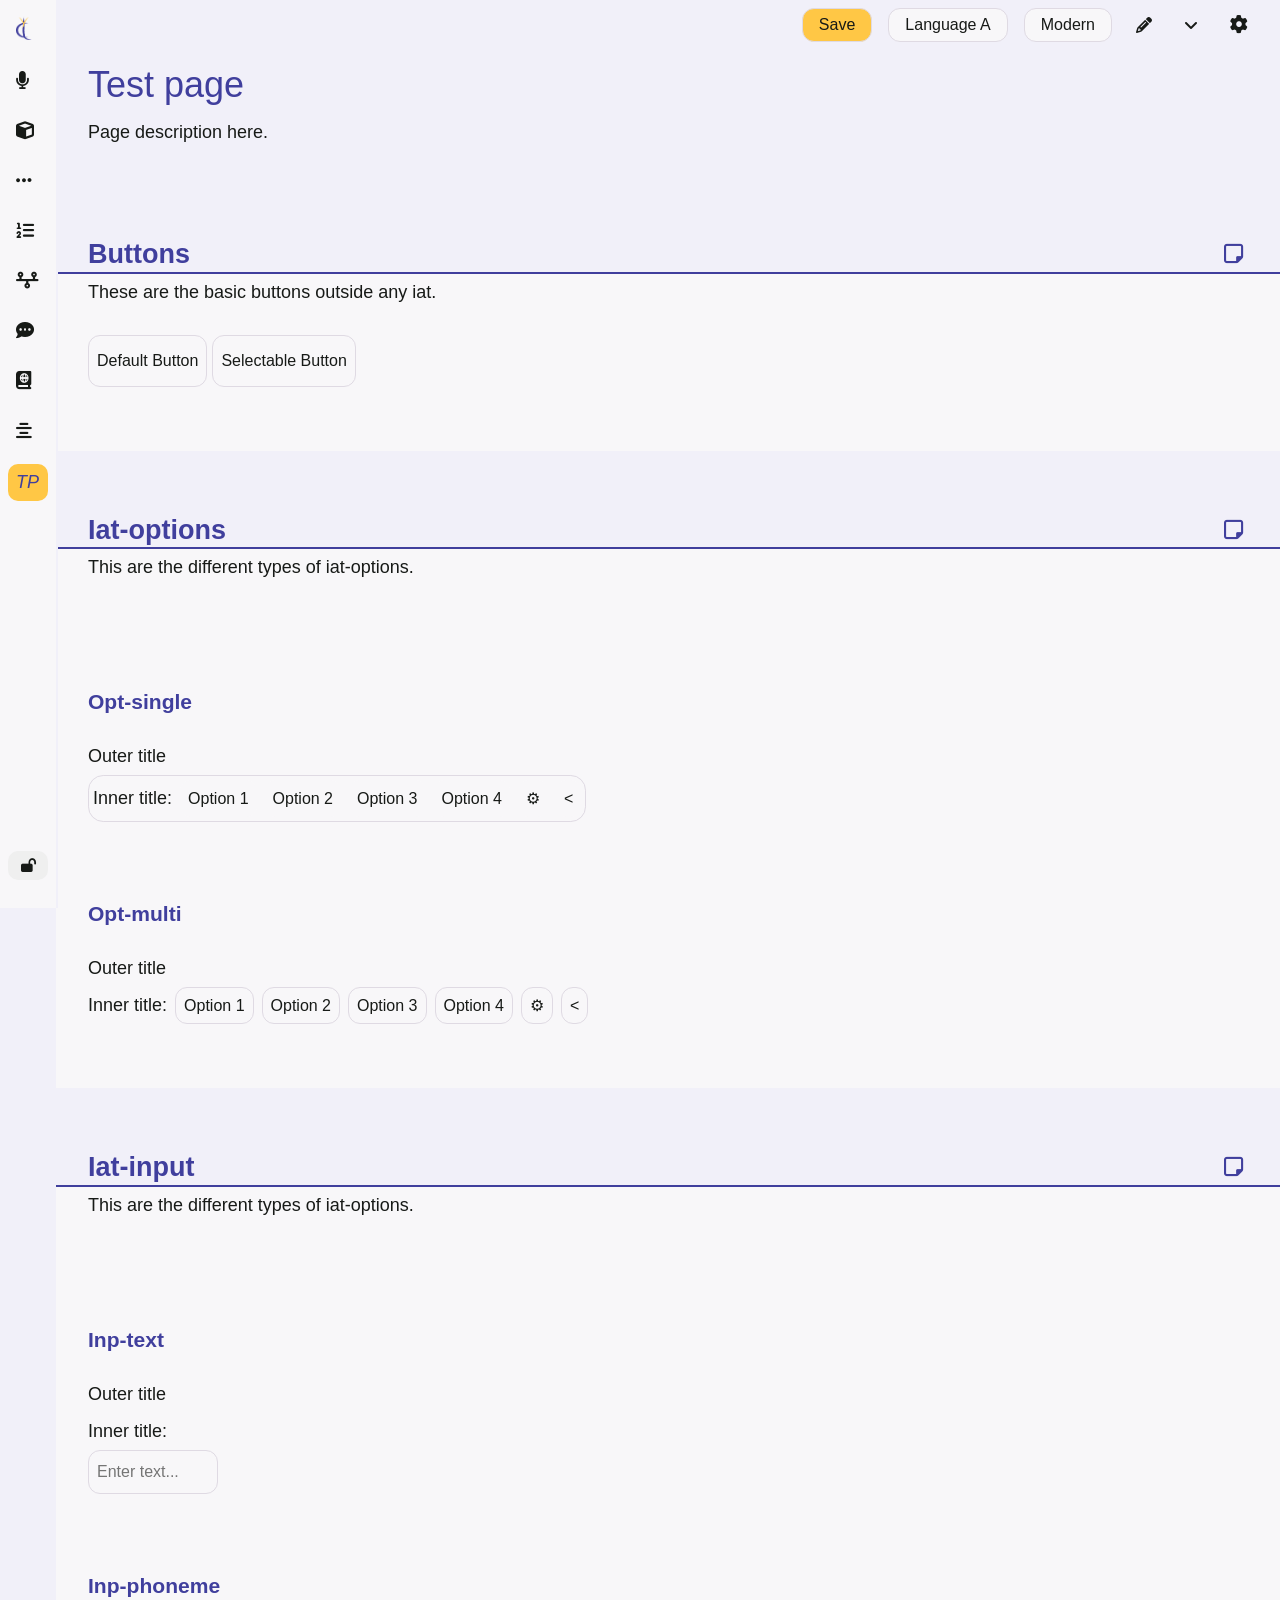
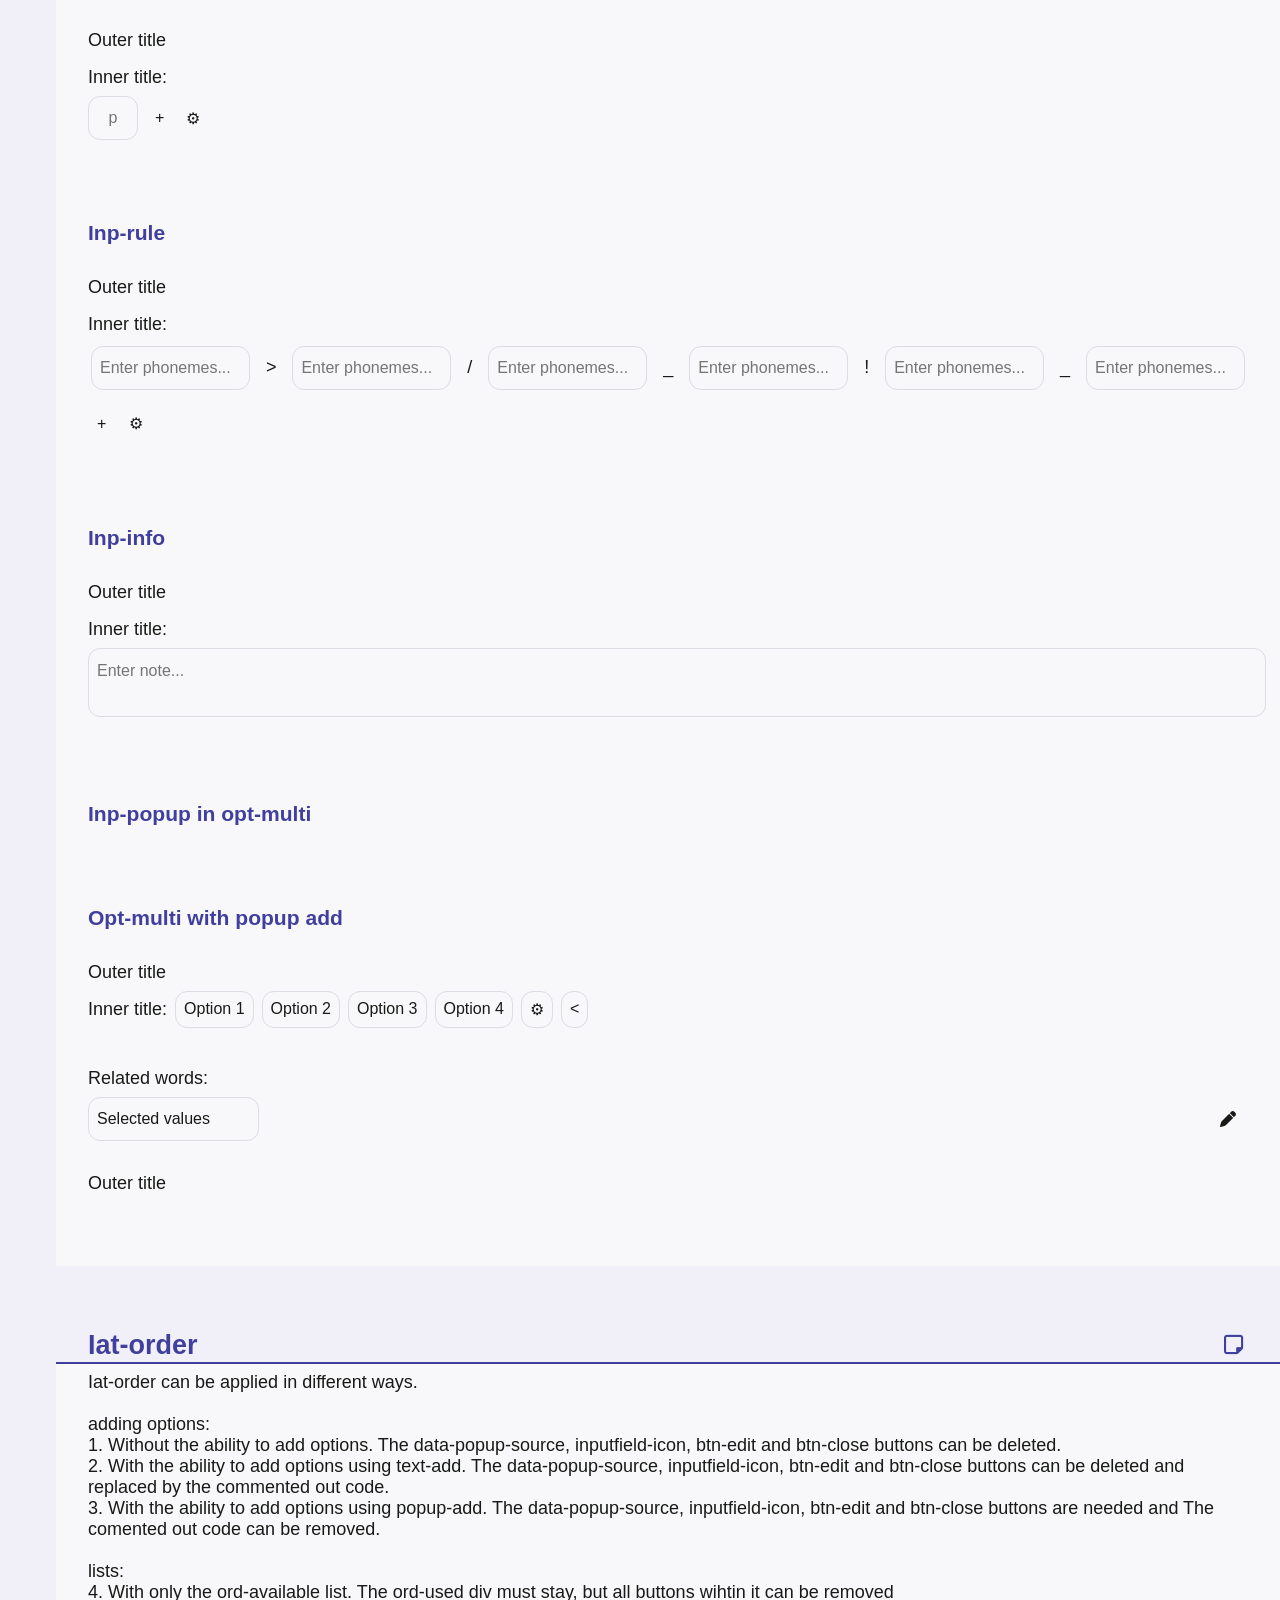
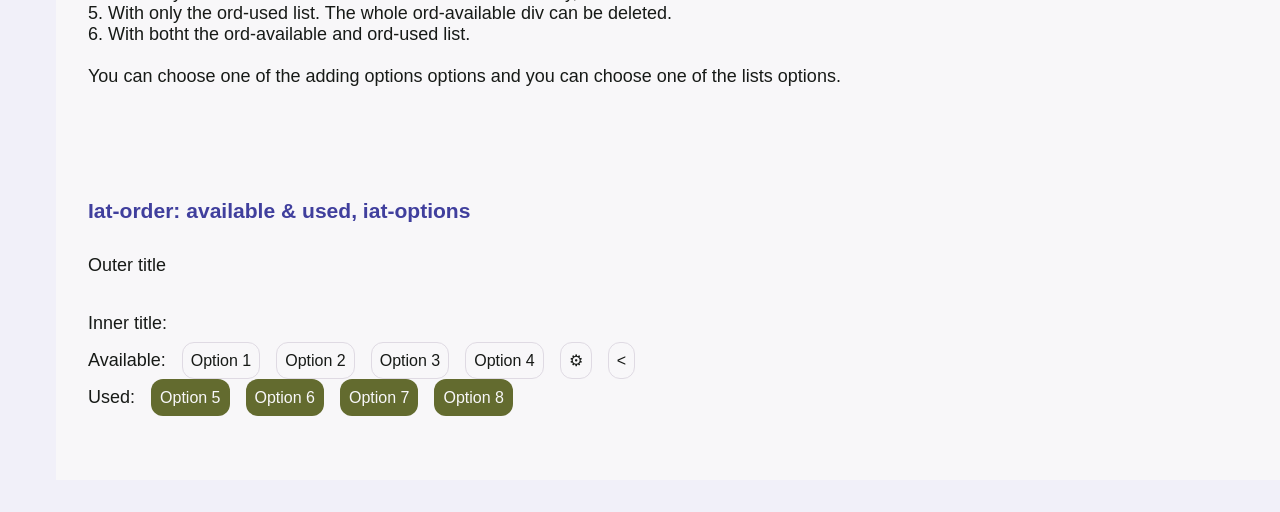
<file: pages/testpage.html>
<!doctype html>
<html lang="en">
  <head>
    <meta charset="UTF-8" />
    <meta name="viewport" content="width=device-width, initial-scale=1.0" />
    <title>Document</title>
    <link rel="stylesheet" href="../css/style.css" />
    <link
      rel="stylesheet"
      href="https://cdnjs.cloudflare.com/ajax/libs/font-awesome/6.5.0/css/all.min.css"
    />
  </head>

  <body>
    <div class="layout">
      <!-- ========================================================================================================================================== NAV ===== -->
      <nav class="sidebar">
        <div class="sidebar-main">
          <a href="../index.html" class="nav-item home">
            <img src="../images/Logo.png" alt="Logo" />
            <span class="nav-label">Home</span>
          </a>

          <a href="phonology.html" class="nav-item">
            <i class="fa-solid fa-microphone"></i>
            <span class="nav-label">Phonology</span>
          </a>

          <a href="grammar.html" class="nav-item">
            <i class="fa-solid fa-cube"></i>
            <span class="nav-label">Grammar</span>
          </a>

          <a href="morphology.html" class="nav-item">
            <i class="fa-solid fa-ellipsis"></i>
            <span class="nav-label">Morphology</span>
          </a>

          <a href="syntax.html" class="nav-item">
            <i class="fa-solid fa-list-ol"></i>
            <span class="nav-label">Syntax</span>
          </a>

          <a href="evolution.html" class="nav-item">
            <i class="fa-solid fa-timeline"></i>
            <span class="nav-label">Evolution</span>
          </a>

          <a href="phrases.html" class="nav-item">
            <i class="fa-solid fa-comment-dots"></i>
            <span class="nav-label">Phrases</span>
          </a>

          <a href="dictionary.html" class="nav-item">
            <i class="fa-solid fa-book-atlas"></i>
            <span class="nav-label">Dictionary</span>
          </a>

          <a href="sentences.html" class="nav-item">
            <i class="fa-solid fa-align-center"></i>
            <span class="nav-label">Sentences</span>
          </a>

          <a href="testpage.html" class="nav-item">
            <i class="">TP</i>
            <span class="nav-label">Testpage</span>
          </a>
        </div>

        <!-- ========================= SUB NAV ========================= -->

        <button class="btn-nav-lock" title="Sidebar mode">
          <i class="fa-solid fa-lock-open"></i>
        </button>
      </nav>

      <div class="page-settings">
        <button
          class="btn btn-main btn-settings"
          style="background-color: #ffc745"
        >
          Save
        </button>

        <button class="btn btn-main btn-settings btn-language-switch">
          Language A
        </button>
        <button class="btn btn-main btn-settings btn-stage-switch">
          Modern
        </button>

        <div class="mode-toggle" data-state="edit">
          <button class="btn-nav-toggle">
            <i class="fa-solid fa-pencil"></i>
          </button>
        </div>

        <div class="mode-toggle" data-state="down">
          <button class="btn-nav-toggle">
            <!-- <i class="fa-solid fa-angle-up"></i> -->
            <i class="fa-solid fa-angle-down"></i>
          </button>
        </div>

        <div class="mode-toggle">
          <a href="settings.html" class="nav-item">
            <i class="fa-solid fa-gear"></i>
            <span class="nav-label">Settings</span>
          </a>
        </div>
      </div>

      <main class="page-content">
        <!-- ================================================================================================================================= MAIN-CONTENT ===== -->
        <h1>Test page</h1>
        <p class="p-info">Page description here.</p>

        <!-- ===================================================================================================================== CHAPTER 1 - Buttons ===== -->
        <div class="chap">
          <div class="chap-title">
            <h2>Buttons</h2>
            <div class="iat-input inp-note">
              <button class="btn btn-note">
                <i class="fa-regular fa-note-sticky"></i>
              </button>

              <div class="popup-overlay hidden">
                <div class="popup-window note-popup">
                  <button class="btn btn-note-close">✕</button>

                  <h2 class="note-title"></h2>

                  <p class="p-info">Write your notes about chapter 1.</p>

                  <div class="note-toolbar">
                    <button class="btn btn-note-tool btn-h3">h1</button>
                    <button class="btn btn-note-tool btn-h4">h2</button>
                    <button class="btn btn-note-tool btn-p">p</button>

                    <button class="btn btn-note-tool btn-bold">
                      <b>B</b>
                    </button>
                    <button class="btn btn-note-tool btn-italic">
                      <i>I</i>
                    </button>
                    <button class="btn btn-note-tool btn-underline">
                      <u>U</u>
                    </button>
                  </div>

                  <div class="note-editor" contenteditable="true"></div>
                </div>
              </div>
            </div>
          </div>
          <div class="chap-content">
            <p class="p-info">These are the basic buttons outside any iat.</p>
            <button class="btn btn-main">Default Button</button>

            <button class="btn btn-main btn-select">Selectable Button</button>
          </div>
        </div>

        <!-- ===================================================================================================================== CHAPTER 2 - Iat-options ===== -->
        <div class="chap">
          <div class="chap-title">
            <h2>Iat-options</h2>
            <div class="iat-input inp-note">
              <button class="btn btn-note">
                <i class="fa-regular fa-note-sticky"></i>
              </button>

              <div class="popup-overlay hidden">
                <div class="popup-window note-popup">
                  <button class="btn btn-note-close">✕</button>

                  <h2 class="note-title"></h2>

                  <p class="p-info">Write your notes about chapter 1.</p>

                  <div class="note-toolbar">
                    <button class="btn btn-note-tool btn-h3">h1</button>
                    <button class="btn btn-note-tool btn-h4">h2</button>
                    <button class="btn btn-note-tool btn-p">p</button>

                    <button class="btn btn-note-tool btn-bold">
                      <b>B</b>
                    </button>
                    <button class="btn btn-note-tool btn-italic">
                      <i>I</i>
                    </button>
                    <button class="btn btn-note-tool btn-underline">
                      <u>U</u>
                    </button>
                  </div>

                  <div class="note-editor" contenteditable="true"></div>
                </div>
              </div>
            </div>
          </div>
          <div class="chap-content">
            <p class="p-info">This are the different types of iat-options.</p>

            <!-- ========================= SUB CHAP ========================= -->
            <div class="chap-sub">
              <h3>Opt-single</h3>

              <!-- ========== CHAP IAT ========== -->
              <div class="chap-iat">
                <p class="p-iat-title">Outer title</p>

                <div class="iat-options opt-single">
                  <p class="p-info">Inner title:</p>
                  <button class="btn btn-opt btn-select">Option 1</button>
                  <button class="btn btn-opt btn-select">Option 2</button>
                  <button class="btn btn-opt btn-select">Option 3</button>
                  <button class="btn btn-opt btn-select">Option 4</button>

                  <div
                    class="inputfield-icon option-text-add"
                    style="display: none"
                  >
                    <button class="btn-icon btn btn-add-text">+</button>

                    <input
                      type="text"
                      class="iat-inputfield opt-inputfield"
                      placeholder="Add option..."
                    />
                  </div>

                  <button class="btn btn-edit btn-opt">⚙</button>
                  <button class="btn btn-close btn-opt">&lt;</button>
                </div>
              </div>
            </div>
            <!-- ========================= SUB CHAP ========================= -->
            <div class="chap-sub">
              <h3>Opt-multi</h3>

              <!-- ========== CHAP IAT ========== -->
              <div class="chap-iat">
                <p class="p-iat-title">Outer title</p>

                <div class="iat-options opt-multi">
                  <p class="p-info">Inner title:</p>
                  <button class="btn btn-opt btn-select">Option 1</button>
                  <button class="btn btn-opt btn-select">Option 2</button>
                  <button class="btn btn-opt btn-select">Option 3</button>
                  <button class="btn btn-opt btn-select">Option 4</button>

                  <div
                    class="inputfield-icon option-text-add"
                    style="display: none"
                  >
                    <button class="btn-icon btn btn-add-text">+</button>

                    <input
                      type="text"
                      class="iat-inputfield opt-inputfield"
                      placeholder="Add option..."
                    />
                  </div>

                  <button class="btn btn-edit btn-opt">⚙</button>
                  <button class="btn btn-close btn-opt">&lt;</button>
                </div>
              </div>
            </div>
          </div>
        </div>

        <!-- ===================================================================================================================== CHAPTER 3 - Iat-input ===== -->
        <div class="chap">
          <div class="chap-title">
            <h2>Iat-input</h2>
            <div class="iat-input inp-note">
              <button class="btn btn-note">
                <i class="fa-regular fa-note-sticky"></i>
              </button>

              <div class="popup-overlay hidden">
                <div class="popup-window note-popup">
                  <button class="btn btn-note-close">✕</button>

                  <h2 class="note-title"></h2>

                  <p class="p-info">Write your notes about chapter 1.</p>

                  <div class="note-toolbar">
                    <button class="btn btn-note-tool btn-h3">h1</button>
                    <button class="btn btn-note-tool btn-h4">h2</button>
                    <button class="btn btn-note-tool btn-p">p</button>

                    <button class="btn btn-note-tool btn-bold">
                      <b>B</b>
                    </button>
                    <button class="btn btn-note-tool btn-italic">
                      <i>I</i>
                    </button>
                    <button class="btn btn-note-tool btn-underline">
                      <u>U</u>
                    </button>
                  </div>

                  <div class="note-editor" contenteditable="true"></div>
                </div>
              </div>
            </div>
          </div>
          <div class="chap-content">
            <p class="p-info">This are the different types of iat-options.</p>
            <!-- ========================= SUB CHAP ========================= -->
            <div class="chap-sub">
              <h3>Inp-text</h3>

              <!-- ========== CHAP IAT ========== -->
              <div class="chap-iat">
                <p class="p-iat-title">Outer title</p>
                <div class="iat-input inp-text">
                  <p class="p-info">Inner title:</p>
                  <input
                    type="text"
                    class="iat-inputfield"
                    placeholder="Enter text..."
                    style="min-width: 7rem"
                  />
                </div>
              </div>
            </div>

            <!-- ========================= SUB CHAP ========================= -->
            <div class="chap-sub">
              <h3>Inp-phoneme</h3>

              <!-- ========== CHAP IAT ========== -->
              <div class="chap-iat">
                <p class="p-iat-title">Outer title</p>

                <div class="iat-input inp-phoneme">
                  <p class="p-info">Inner title:</p>
                  <div class="phoneme-wrap">
                    <input type="text" class="iat-inputfield" placeholder="p" />
                    <div class="phoneme-btn">
                      <button class="btn-add btn btn-inp">+</button>
                      <button class="btn btn-edit btn-inp">⚙</button>
                    </div>
                  </div>
                </div>
              </div>
            </div>

            <!-- ========================= SUB CHAP ========================= -->
            <div class="chap-sub">
              <h3>Inp-rule</h3>

              <!-- ========== CHAP IAT ========== -->
              <div class="chap-iat">
                <p class="p-iat-title">Outer title</p>

                <div class="iat-input inp-rule container-rules">
                  <p class="p-info">Inner title:</p>

                  <!-- rule 1 -->
                  <div class="rule evoRule" id="template-1">
                    <button class="btn-reorder btn btn-inp">↕</button>

                    <input
                      type="text"
                      class="iat-inputfield cur-char rule-input"
                      placeholder="Enter phonemes..."
                    />
                    <span class="p-rule-symbol">&gt;</span>
                    <input
                      type="text"
                      class="iat-inputfield new-char rule-input"
                      placeholder="Enter phonemes..."
                    />
                    <span class="p-rule-symbol">/</span>
                    <input
                      type="text"
                      class="iat-inputfield bef-char rule-input"
                      placeholder="Enter phonemes..."
                    />
                    <span class="p-rule-symbol">_</span>
                    <input
                      type="text"
                      class="iat-inputfield aft-char rule-input"
                      placeholder="Enter phonemes..."
                    />
                    <span class="p-rule-symbol">!</span>
                    <input
                      type="text"
                      class="iat-inputfield unl-bef rule-input"
                      placeholder="Enter phonemes..."
                    />
                    <span class="p-rule-symbol">_</span>
                    <input
                      type="text"
                      class="iat-inputfield unl-aft rule-input"
                      placeholder="Enter phonemes..."
                    />
                    <button class="btn-delete btn btn-inp">✕</button>
                  </div>

                  <!-- rule buttons -->
                  <div class="rule-btn" style="padding-top: 0.5rem">
                    <button class="btn btn-add btn-inp">+</button>
                    <button class="btn btn-edit btn-inp">⚙</button>
                  </div>
                </div>
              </div>
            </div>

            <!-- ========================= SUB CHAP ========================= -->
            <div class="chap-sub">
              <h3>Inp-info</h3>

              <!-- ========== CHAP IAT ========== -->
              <div class="chap-iat">
                <p class="p-iat-title">Outer title</p>

                <div class="iat-input inp-info">
                  <p class="p-info">Inner title:</p>
                  <textarea
                    class="iat-inputfield"
                    placeholder="Enter note..."
                    rows="1"
                  ></textarea>
                </div>
              </div>
            </div>

            <!-- ========================= SUB CHAP ========================= -->
            <div class="chap-sub">
              <h3>Inp-popup in opt-multi</h3>

              <div class="chap-sub">
                <h3>Opt-multi with popup add</h3>

                <!-- ========== CHAP IAT ========== -->
                <div class="chap-iat">
                  <p class="p-iat-title">Outer title</p>

                  <div class="iat-options opt-multi" data-popup-source="test">
                    <p class="p-info">Inner title:</p>
                    <button class="btn btn-opt btn-select">Option 1</button>
                    <button class="btn btn-opt btn-select">Option 2</button>
                    <button class="btn btn-opt btn-select">Option 3</button>
                    <button class="btn btn-opt btn-select">Option 4</button>

                    <div
                      class="inputfield-icon option-popup-add"
                      style="display: none"
                    >
                      <!-- <button class="btn-icon btn btn-add-text">+</button> -->
                      <button class="btn-icon btn btn-add-popup">
                        <i class="fa-solid fa-pen"></i>
                      </button>

                      <!-- <input type="text" class="iat-inputfield opt-inputfield" placeholder="Add option..." /> -->
                      <input
                        type="text"
                        class="iat-inputfield opt-inputfield"
                        placeholder="Select value..."
                        readonly
                      />
                    </div>

                    <button class="btn btn-edit btn-opt">⚙</button>
                    <button class="btn btn-close btn-opt">&lt;</button>
                  </div>
                </div>

                <div class="chap-iat">
                  <div class="iat-input inp-popup">
                    <p class="p-info">Related words:</p>

                    <div class="inputfield-icon">
                      <button class="btn-icon btn btn-popup-open">
                        <i class="fa-solid fa-pen"></i>
                      </button>

                      <input
                        class="iat-inputfield"
                        readonly
                        value="Selected values"
                      />
                    </div>

                    <div class="popup-overlay hidden">
                      <div class="popup-window card-popup">
                        <button class="btn-popup-close">✕</button>

                        <!-- search -->
                        <div class="chap-iat">
                          <div class="iat-input inp-text">
                            <input
                              class="iat-inputfield popup-search"
                              placeholder="Search..."
                            />
                          </div>
                        </div>

                        <!-- options -->
                        <div class="chap-iat">
                          <div class="iat-options opt-multi popup-options">
                            <!-- buttons generated here -->
                          </div>
                        </div>

                        <button class="btn btn-popup-add">Add</button>
                      </div>
                    </div>
                  </div>
                </div>
              </div>

              <!-- ========== CHAP IAT ========== -->
              <div class="chap-iat">
                <p class="p-iat-title">Outer title</p>
              </div>
            </div>
          </div>
        </div>

        <!-- ===================================================================================================================== CHAPTER 4 - Iat-order ===== -->
        <div class="chap">
          <div class="chap-title">
            <h2>Iat-order</h2>
            <div class="iat-input inp-note">
              <button class="btn btn-note">
                <i class="fa-regular fa-note-sticky"></i>
              </button>

              <div class="popup-overlay hidden">
                <div class="popup-window note-popup">
                  <button class="btn btn-note-close">✕</button>

                  <h2 class="note-title"></h2>

                  <p class="p-info">Write your notes about chapter 1.</p>

                  <div class="note-toolbar">
                    <button class="btn btn-note-tool btn-h3">h1</button>
                    <button class="btn btn-note-tool btn-h4">h2</button>
                    <button class="btn btn-note-tool btn-p">p</button>

                    <button class="btn btn-note-tool btn-bold">
                      <b>B</b>
                    </button>
                    <button class="btn btn-note-tool btn-italic">
                      <i>I</i>
                    </button>
                    <button class="btn btn-note-tool btn-underline">
                      <u>U</u>
                    </button>
                  </div>

                  <div class="note-editor" contenteditable="true"></div>
                </div>
              </div>
            </div>
          </div>
          <!-- ========================= CHAP-CONTENT ========================= -->
          <div class="chap-content">
            <p class="p-info">
              Iat-order can be applied in different ways.
              <br /><br />adding options: <br />1. Without the ability to add
              options. The data-popup-source, inputfield-icon, btn-edit and
              btn-close buttons can be deleted. <br />2. With the ability to add
              options using text-add. The data-popup-source, inputfield-icon,
              btn-edit and btn-close buttons can be deleted and replaced by the
              commented out code. <br />3. With the ability to add options using
              popup-add. The data-popup-source, inputfield-icon, btn-edit and
              btn-close buttons are needed and The comented out code can be
              removed. <br /><br />lists: <br />4. With only the ord-available
              list. The ord-used div must stay, but all buttons wihtin it can be
              removed <br />5. With only the ord-used list. The whole
              ord-available div can be deleted. <br />6. With botht the
              ord-available and ord-used list. <br /><br />You can choose one of
              the adding options options and you can choose one of the lists
              options.
            </p>

            <!-- ========================= SUB CHAP ========================= -->
            <div class="chap-sub">
              <h3>Iat-order: available & used, iat-options</h3>

              <!-- ========== CHAP IAT ========== -->
              <div class="chap-iat">
                <p class="p-iat-title">Outer title <br /><br /></p>

                <div class="iat-order ord-apply">
                  <p class="p-info">Inner title:</p>

                  <div
                    class="iat-options opt-multi ord-available"
                    data-popup-source="test"
                  >
                    <p class="p-info">Available:</p>
                    <button class="btn btn-opt btn-select p-available">
                      Option 1
                    </button>
                    <button class="btn btn-opt btn-select p-available">
                      Option 2
                    </button>
                    <button class="btn btn-opt btn-select p-available">
                      Option 3
                    </button>
                    <button class="btn btn-opt btn-select p-available">
                      Option 4
                    </button>

                    <div
                      class="inputfield-icon option-popup-add"
                      style="display: none"
                    >
                      <button class="btn-icon btn btn-add-popup">
                        <i class="fa-solid fa-pen"></i>
                      </button>
                      <input
                        type="text"
                        class="iat-inputfield opt-inputfield"
                        placeholder="Select value..."
                        readonly
                      />
                    </div>

                    <!-- <div class="inputfield-icon option-text-add" style="display: none">
                    <button class="btn-icon btn btn-add-text">+</button>
                    <input type="text" class="iat-inputfield opt-inputfield" placeholder="Add option..." />
                  </div> -->

                    <button class="btn btn-edit btn-opt">⚙</button>
                    <button class="btn btn-close btn-opt">&lt;</button>
                  </div>

                  <div class="ord-used">
                    <p class="p-info">Used:</p>
                    <button
                      class="btn btn-opt btn-select selected p-used"
                      disabled
                    >
                      Option 5
                    </button>
                    <button
                      class="btn btn-opt btn-select selected p-used"
                      disabled
                    >
                      Option 6
                    </button>
                    <button
                      class="btn btn-opt btn-select selected p-used"
                      disabled
                    >
                      Option 7
                    </button>
                    <button
                      class="btn btn-opt btn-select selected p-used"
                      disabled
                    >
                      Option 8
                    </button>
                  </div>
                </div>
              </div>
            </div>
          </div>
        </div>

        <script src="../js/appData.js"></script>
        <script src="../js/appState.js"></script>
        <script src="../js/dataAccess.js"></script>
        <script src="../js/languageStageSwitching.js"></script>

        <script src="../js/nav.js"></script>
        <script src="../js/iat.js"></script>
        <script src="../js/feature-visibility.js"></script>
        <script src="../js/evolution.js"></script>
      </main>
    </div>

    <div id="selection-popup" class="popup-overlay hidden">
      <div class="popup-window">
        <button class="btn-popup-close">✕</button>

        <div class="popup-content">
          <div class="iat-options opt-multi popup-options"></div>
        </div>

        <button class="btn-popup-add">Add</button>
      </div>
    </div>
  </body>
</html>
</file>
<file: css/style.css>
/* ==============================================================================================================================!!!!!!!!!!==========ROOT===== */
:root {
  --clr-brand: hsl(241, 43%, 43%);
  --clr-pop: #ffc745;
  --clr-select: #636b2f;
  --clr-light: #f8f7f9;
  --clr-dark: #171a17;
  /* --clr-brand-background: hsla(241, 43%, 43%, 0.08); */

  --clr-brand-background: hsl(from var(--clr-brand) h s calc(l + 53));

  --clr-brand-dark1: hsl(from var(--clr-brand) h s calc(l - 10));
  --clr-pop-dark1: hsl(from var(--clr-pop) h s calc(l - 10));
  --clr-select-dark1: hsl(from var(--clr-select) h s calc(l - 10));
  --clr-light-dark1: hsl(from var(--clr-light) h s calc(l - 10));

  --clr-brand-light1: hsl(from var(--clr-brand) h s calc(l + 10));
  --clr-pop-light1: hsl(from var(--clr-pop) h s calc(l + 10));
  --clr-select-light1: hsl(from var(--clr-select) h s calc(l + 10));
  --clr-light-light1: hsl(from var(--clr-light) h s calc(l + 10));

  /* --clr-brand-background: hsl(from var(--clr-brand) h s calc(l + 20)); */
  --clr-select-hover: hsl(from var(--clr-select) h s calc(l + 50));
  --clr-pop-hover: hsl(from var(--clr-pop) h s calc(l + 20));
}

/* ============================================================================================================================!!!!!!!!!!==========GENRAL===== */
body {
  /* background-color: var(--clr-light); */
  background-color: var(--clr-brand-background);

  font-family: inter, sans-serif;
  font-size: 1.125rem;
  color: var(--clr-dark);

  /* margin: 1rem 4rem 4rem 2rem; */
  margin: 0;
}

/* =============================================================================================================================================== TEXTS ===== */
/* ========================= GENERAL ========================= */

h1 {
  font-weight: normal;
  color: var(--clr-brand);

  margin: 4rem 0 0.5rem 2rem;
}

h2 {
  color: var(--clr-brand);
  margin: 0 0 0.1rem 0;
  /* padding-left: 2rem; */
}

h3 {
  color: var(--clr-brand);
  margin: 0;
  /* margin-top: 5rem; */
}

h4 {
  font-weight: bold;

  color: var(--clr-brand);
}

p {
  margin: 0 0 1rem 0;
}

.p-info {
  font-weight: lighter;
  margin: 0;
  padding: 0.5rem 0 2rem 2rem;
}

.chap-content .p-info {
  padding-left: 0;
}

.chap-sub .p-info {
  padding: 0.5rem 0 0.5rem 0;
}

.p-warning {
  font-style: italic;
  padding: 0.5rem 0 0 0;
}

.p-iat-title {
  margin: 1rem 0 0.5rem 0;
}

.chap-iat-wrap .p-info {
  margin: 0;
}

/* ========================= INPUT ========================= */
/* ===== inp-rule ===== */
.p-rule-symbol {
  font-weight: lighter;
  color: var(--clr-dark-light1);
}

/* ===== inp-note ===== */
.note-editor h3 {
  color: var(--clr-brand);

  margin-top: 1rem;
}

.note-editor h4 {
  color: var(--clr-brand);

  margin-top: 0.75rem;
}

.note-popup .p-info {
  margin-bottom: 2rem;
}

/* ========================= ORDER ========================= */
.p-draggable,
.p-available-title,
.p-used-title {
  border-radius: 0.75rem;
  white-space: nowrap;
  background: none;
}

.p-draggable {
  transition:
    background-color 0.15s ease,
    transform 0.15s ease,
    opacity 0.15s ease;

  user-select: none;
}

.p-available,
.p-available-title {
  padding: 0.25rem 0.5rem;
}

.p-used,
.p-used-title {
  padding: 0.5rem 1rem;
}

.p-available {
  cursor: pointer;
  background-color: var(--clr-light);
  border: 0.07rem solid var(--clr-light-dark1);
}

.p-used {
  cursor: grab;
  /* font-weight: bold; */
  background-color: var(--clr-select);
  color: var(--clr-light);
}
.p-used:active {
  cursor: grabbing;
}

.p-available:hover,
.p-used:hover {
  transform: translateY(-2px);
}

.dragging {
  opacity: 0.85;
  transform: scale(1.05);
  z-index: 10;
  box-shadow: 0 0.4rem 1rem rgba(0, 0, 0, 0.2);
}

.p-fixed {
  background-color: var(--clr-light);
  color: var(--clr-dark);
  border: 0.1rem solid var(--clr-select);
  font-weight: normal;
  cursor: default;
}

/* ============================================================================================================================================= BUTTONS ===== */
/* ========================= GENERAL ========================= */
.btn {
  background-color: var(--clr-light);
  border-radius: 0.75rem;
  font-family: inter, sans-serif;
  font-size: 1rem;
  color: var(--clr-dark);
  cursor: pointer;
  transition:
    background-color 0.15s ease,
    color 0.15s ease,
    transform 0.1s ease;
}
.btn:hover {
  background-color: var(--clr-light-dark1);
  transform: scale(1.05);
}

.btn-main {
  border: 0.07rem solid var(--clr-light-dark1);
  padding: 1rem 0.5rem;
}

.btn-select:hover {
  background-color: var(--clr-select-hover);
}
.btn-select.selected {
  background-color: var(--clr-select);
  color: var(--clr-light);
  border-color: transparent;
}
.btn-select.selected:hover {
  background-color: var(--clr-select-dark1);
}

.popup-select:hover {
  background-color: var(--clr-select-hover);
}
.popup-select.selected {
  background-color: var(--clr-select);
  color: var(--clr-light);
  border-color: transparent;
}
.popup-select.selected:hover {
  background-color: var(--clr-select-dark1);
}

.btn-edit:hover {
  background-color: var(--clr-pop-hover);
}

.btn-edit.btn-active {
  background-color: var(--clr-pop);
}

.btn-inp,
.btn-tab {
  border: 0.07rem solid var(--clr-light-dark1);
  padding: 0.75rem 0.5rem;
}

.btn-add:hover {
  background-color: var(--clr-pop-hover);
}

.btn-save-project {
  background-color: #ffc745;
}

.btn-save-project.is-saved {
  background-color: var(--clr-select);
  color: var(--clr-light);
}

/* ========================= NAV ========================= */
.btn-nav-toggle {
  padding: 0.5rem;

  display: flex;
  align-items: center;

  border-radius: 0.625rem;
  border: none;

  width: 100%;
  box-sizing: border-box;

  background-color: transparent;
  color: var(--clr-dark-light1);

  font-size: 1rem;
  cursor: pointer;

  transition:
    background-color 0.15s ease,
    transform 0.15s ease;
}
.btn-nav-toggle:hover {
  background-color: var(--clr-pop-hover);
  transform: scale(1.05);
}

.language-options .btn-nav-language {
  padding: 0.5rem 1rem;

  border: none;
  border-radius: 0.625rem;

  background-color: transparent;
  color: var(--clr-dark-light1);

  font-size: 1rem;
  text-align: left;

  cursor: pointer;

  transition:
    background-color 0.15s ease,
    transform 0.15s ease;
}
.language-options .btn-nav-language:hover {
  background-color: var(--clr-pop-hover);
  transform: scale(1.03);
}

.btn-nav-lock {
  width: 100%;
  padding: 0.5rem;

  display: flex;
  justify-content: center;
  align-items: center;

  border: none;
  /* background: red; */
  color: var(--clr-dark-light1);

  border-radius: 0.625rem;

  cursor: pointer;

  transition:
    background-color 0.15s ease,
    transform 0.15s ease;

  /* margin-top: auto; */
  margin-bottom: 1.75rem;
}
.btn-nav-lock:hover {
  background-color: var(--clr-brand-dark1);
  transform: scale(1.05);
}

/* ========================= OPTIONS ========================= */
.btn-opt {
  border: 0.07rem solid var(--clr-light-dark1);
  padding: 0.25rem 0.5rem;
}

.iat-options[data-edit-mode="true"] .btn-edit {
  background-color: var(--clr-pop);
}

.iat-options[data-edit-mode="true"] .btn-opt:not(.user-created):not(.btn-edit) {
  color: var(--clr-dark-light1);
  opacity: 0.5;
  cursor: not-allowed;
  pointer-events: none;
}

.ord-used[data-edit-mode="true"] .p-used:not(.user-created) {
  color: var(--clr-dark-light1);
  opacity: 0.5;
  cursor: not-allowed;
  pointer-events: none;
}

.btn-icon {
  position: absolute;
  height: 80%;
  right: 0.5rem;
  top: 10%;

  padding: 0.25rem;

  display: flex;
  align-items: center;
  justify-content: center;

  background: none;
  border: none;
}
.btn-icon:hover {
  color: var(--clr-brand-dark1);
  background: none;
}

/* ===== opt-single ===== */
.iat-options.opt-single .btn-opt {
  border: none;
}

/* ========================= INPUT ========================= */
/* ===== inp-phoneme ===== */
.phoneme-btn {
  display: flex;
  gap: 0.25rem;
}

/* ===== inp-rule ===== */
.btn-reorder,
.btn-delete {
  display: none;
}

.btn-delete {
  width: 1rem;

  padding: 0.5rem;
  font-size: 0.5rem;

  line-height: 0.75rem;

  border: 0.07rem solid var(--clr-pop);
  background: transparent;
}

.rule.dragging .btn-reorder {
  background-color: var(--clr-pop-hover);
  border-color: var(--clr-pop);
  color: var(--clr-dark);
}

.inp-rule.editing .btn-reorder,
.inp-rule.editing .btn-delete {
  display: inline-flex;
}
.inp-rule.editing .btn-reorder:hover,
.inp-rule.editing .btn-delete:hover {
  background-color: transparent;
}

.btn-inp {
  border-color: transparent;
}

/* ===== inp-note ===== */
.btn-note {
  border: none;
  padding: 0.25rem;

  display: flex;
  align-items: center;
  justify-content: center;

  font-size: 1.4rem;
  color: var(--clr-brand);
  background-color: transparent;
}
.btn-note-close {
  position: absolute;

  top: 1rem;
  right: 1rem;

  border: none;

  background: transparent;

  font-size: 1rem;
}

.btn-note-tool {
  border: 0.07rem solid var(--clr-light-dark1);
  padding: 0.5rem 0.75rem;
}

.btn-bold {
  margin-left: 2rem;
}

/* ========================= OTHER ========================= */
/* for general, but also when running something in it's usually place leeds to styling problems */
.btn-opt.delete-mode {
  border: 1px solid #d64545;
}
.btn-opt.delete-mode:hover,
.btn-opt.delete-mode:hover {
  background-color: #ffecec;
  transform: scale(1.05);
  color: var(--clr-dark);
}

/* ======================================================================================================================================== INPUT FIELDS ===== */
/* ========================= GENERAL ========================= */
.iat-inputfield {
  background-color: var(--clr-light);
  border: 0.07rem solid var(--clr-light-dark1);
  border-radius: 0.75rem;
  outline: none;

  font-family: inter, sans-serif;
  font-size: 1rem;
  color: var(--clr-dark);

  padding: 0.75rem 0.5rem;

  transition:
    background-color 0.15s ease,
    border-color 0.15s ease;
}
.iat-inputfield:focus:not(.iat-input.inp-popup .iat-inputfield) {
  border: 0.1rem solid var(--clr-pop);
}

.inputfield-icon {
  position: relative;
  display: flex;
  align-items: center;
  gap: 0.25rem;
}

.iat-options .inputfield-icon {
  flex-shrink: 0;
}

/* ========================= OPTIONS ========================= */
.opt-inputfield {
  min-width: 10rem;
  max-width: 10rem;

  padding: 0.25rem 0.5rem;
  height: auto;
  line-height: 1;
  box-sizing: border-box;
}

/* ========================= INPUT ========================= */
/* ===== inp-phoneme ===== */
.iat-input.inp-phoneme .iat-inputfield {
  min-width: 2rem;
  text-align: center;
}

.phoneme-item.delete-mode .iat-inputfield {
  border-color: #d64545;
  caret-color: transparent;

  user-select: none;
}
.phoneme-item.delete-mode .iat-inputfield::selection {
  background: transparent;
}
.phoneme-item.delete-mode:hover .iat-inputfield {
  background-color: #ffecec;
}

/* ===== inp-rule ===== */
.rule.dragging .iat-inputfield {
  background-color: var(--clr-pop-hover);
  transition: background-color 0.15s ease;
}

.rule.delete-hover .iat-inputfield {
  background-color: #ffecec;
  transition: background-color 0.15s ease;
}

.iat-input.inp-rule .iat-inputfield {
  min-width: 2rem;
  flex-grow: 1;
}

.rule input:read-only {
  pointer-events: none;
  border-color: transparent;
  opacity: 0.5;
}
.iat-input.inp-rule.editing .rule input::selection {
  background: transparent;
}

/* ===== inp-popup ===== */
.inp-popup .iat-inputfield {
  padding-right: 2rem;
}
.inp-popup .iat-inputfield:focus {
  background: none;
}

/* ===== inp-info ===== */
.inp-info .iat-inputfield {
  width: 100%;
  line-height: 1.2;
  overflow: hidden;
  resize: none;
}

/* ================================================================================================================================================ DIVS ===== */
/* ========================= GENERAL ========================= */
.page-settings {
  position: fixed;
  top: 0px;
  right: 0px;

  display: flex;
  gap: 1rem;

  background-color: var(--clr-brand-background);
  padding: 0.5rem 1.5rem;
  width: 100%;

  align-items: center;
  justify-content: flex-end;

  /* border-bottom: 2px solid var(--clr-brand-background); */
}

.btn-settings {
  width: fit-content;
  padding: 0.5rem 1rem;
  align-items: center;
  justify-content: center;
  line-height: 1;

  white-space: nowrap;
  text-overflow: ellipsis;
}

.mode-toggle {
  /* padding: 0.5rem; */
  /* background-color: red; */
}

.layout {
  display: flex;
  min-height: 100vh;
  width: 100%;
}
.page-content {
  flex: 1;
  min-width: 0;

  margin: 0 2rem 2rem 3.5rem;
}

.chap-title {
  display: flex;
  justify-content: space-between;
  margin-top: 4rem;
  padding-left: 2rem;
}

/* .chap-content {
  border-top: 2px solid var(--clr-brand);
  background-color: var(--clr-light);
  border-radius: 0 0 1rem 1rem;
  padding: 0 2rem 2rem 2rem;
  width: 100%;
}*/

.chap-content {
  background-color: var(--clr-light);
  border-top: 2px solid var(--clr-brand);

  margin: 0 -2rem 0 0;
  padding: 0 2rem 4rem 2rem;
}

.chap-sub {
  margin: 5rem 0 0 0;
}

.chap-iat {
  margin: 2rem 0 0 0;
}

.chap-iat-inner {
  margin: 0.5rem 0 0 0;
}

.chap-iat-wrap {
  display: flex;
  flex-wrap: wrap;
  align-items: center;
  gap: 1rem;
}

/* ========================= NAV ========================= */
/* nav element */

.sidebar {
  position: fixed;
  top: 0;
  width: 2.5rem;
  flex-shrink: 0;

  height: 100vh;

  background-color: var(--clr-light);
  /* border-radius: 0 0.75rem 0.75rem 0; */
  border-right: 2px solid var(--clr-brand-background);

  display: flex;
  flex-direction: column;
  gap: clamp(0.5rem, 1vh, 1rem);

  overflow: hidden;

  /* padding: 0.5rem; */
  padding: 0.5rem 0.5rem 0rem 0.5rem;
  z-index: 1000;

  overflow-y: auto;
  scrollbar-width: none;

  transition: width 0.2s ease;
}

.sidebar.open {
  width: 8rem;
}

.sidebar.open .nav-label,
.sidebar.open .toggle-label {
  display: inline;
  margin-left: 0.75rem;
}
/* !! remove this to activate scrolling */
.sidebar::-webkit-scrollbar {
  display: none; /* Chrome/Safari */
}

.sidebar-main {
  display: flex;
  flex-direction: column;
  align-items: center;
  gap: 1rem;

  margin-bottom: auto;
}

.sidebar-divider {
  width: 80%;
  height: 1px;

  background-color: hsl(from var(--clr-brand) h s calc(l + 20));

  margin: clamp(0.25rem, 0.6vh, 0.5rem) auto;
}

.sidebar-sub {
  display: flex;
  flex-direction: column;
  align-items: center;
  gap: 0.75rem;
}

.mode-toggle,
.language-toggle {
  display: flex;
  /* width: 100%; */
  box-sizing: border-box;
}

.language-toggle {
  position: relative;

  display: flex;
  flex-direction: column;
  width: 100%;
}

.language-options {
  display: none;

  flex-direction: column;
  gap: 0.25rem;

  margin-top: 0.25rem;
  padding-left: 0.5rem;
}
.sidebar.open .language-toggle:hover .language-options {
  display: flex;
}

/* ========================= OPTIONS ========================= */
.iat-options {
  display: flex;
  flex-wrap: wrap;
  gap: 0.5rem;
}

/* ===== opt-single ===== */
.iat-options.opt-single {
  border: 0.07rem solid var(--clr-light-dark1);
  border-radius: 0.95rem;
  padding: 0.25rem;
  width: fit-content;
}

/* ===== opt-multi ===== */
.iat-options.opt-multi {
  width: fit-content;
}

/* ========================= INPUT ========================= */

/* ===== inp-phoneme ===== */
.phoneme-wrap {
  display: flex;
  flex-wrap: wrap;
  gap: 0.5rem;
  align-items: center;
}

/* ===== inp-rule ===== */
.rule {
  display: flex;
  align-items: center;
  gap: 1rem;
  padding: 0.125rem;
  border: 0.1rem solid transparent;
  border-radius: 0.75rem;
  transition:
    border-color 0.15s ease,
    background-color 0.15s ease;
}

.rule.delete-hover {
  border-color: #d64545;
}

/* ===== inp-note ===== */
.popup-overlay {
  position: fixed;
  inset: 0;

  display: flex;
  justify-content: center;
  align-items: center;

  background-color: rgba(0, 0, 0, 0.25);
  backdrop-filter: blur(0.3rem);

  z-index: 5000;
}

.popup-overlay.hidden {
  display: none;
}

body.popup-window-open {
  overflow: hidden;
}

.card-columns {
  overflow-y: auto;
  overflow-x: hidden;
}

.popup-window {
  position: relative;

  width: 80vw;
  height: 80vh;

  background-color: var(--clr-light);

  border-radius: 1rem;

  padding: 2rem;

  display: flex;
  flex-direction: column;

  box-sizing: border-box;

  box-shadow: 0 1rem 3rem rgba(0, 0, 0, 0.2);
}

.note-toolbar {
  display: flex;
  gap: 0.5rem;

  margin: 1rem;
  margin-bottom: 0;
}

.note-editor {
  flex-grow: 1;

  /* width: 90%; */

  margin: 0 auto;

  padding: 1rem;
  margin: 1rem;

  overflow-y: auto;

  border: 0.07rem solid var(--clr-light-dark1);
  border-radius: 0.75rem;

  outline: none;

  background-color: var(--clr-light);

  line-height: 1.5;
}
.note-editor:empty::before {
  content: "Enter notes...";
  color: #999;
}

/* ========================= TABLE ========================= */
.ord-available,
.ord-used {
  display: flex;
  gap: 1rem;
  flex-wrap: wrap;
}

/* ===================================================================================================================================== TABLE ELEMENTS  ===== */
/* ========================= TABLE ========================= */
.tab-iat {
  border-collapse: separate;
  border-spacing: 1rem 0.5rem;
  margin-left: -1rem;
}

.tab-iat th {
  background-color: #dfdee0;
  font-weight: bold;
  text-align: center;
  padding: 0.5rem;
  border-radius: 0.5rem;
  font-size: 0.875rem;
}
.tab-iat thead th:first-child {
  visibility: hidden;
}

.iat-table {
  overflow-x: auto;
  padding-bottom: 0.75rem;
  --scrollbar-active: 0;
}
.iat-table:hover {
  --scrollbar-active: 1;
}
.iat-table::-webkit-scrollbar {
  height: 0.125rem;
}
.iat-table::-webkit-scrollbar-track {
  background: transparent;
}
.iat-table::-webkit-scrollbar-thumb {
  background-color: var(--clr-brand);

  border-radius: 0.75rem;
  transition: background-color 20.2s ease;
}

/* ===== tab-select ===== */
.tab-iat td .select-td-wrap {
  width: 100%;
  display: inline-block;
}
.tab-iat td .select-td-wrap > * {
  width: 100%;
}

/* ===== tab-double ===== */
.double-td-wrap {
  display: flex;
  justify-content: center;
  align-items: center;
  gap: 0.5rem;
}

/* ============================================================================================================================================== OTHER  ===== */
/* ========================= NAV ========================= */
/* img, a href, span */
.nav-item.home img {
  width: 1rem;
  object-fit: contain;
}

.nav-item {
  padding: 0.5rem;

  display: flex;
  align-items: center;

  border-radius: 0.625rem;

  width: 100%;
  box-sizing: border-box;

  color: var(--clr-dark-light1);
  text-decoration: none;

  font-size: 1.125rem;

  transition:
    background-color 0.15s ease,
    transform 0.15s ease;
}
.nav-item:hover {
  background-color: var(--clr-pop-hover);
  transform: scale(1.05);
}
.nav-item.current-page {
  background-color: var(--clr-pop);
  color: var(--clr-brand);
}

.nav-label,
.toggle-label {
  margin-left: 0.75rem;
  display: none;
}

.nav-label {
  font-size: 1rem;
}

.sidebar.open .nav-label {
  transform: translateX(0);
}

.word-card {
  background-color: var(--clr-pop);
}

/* ============================================================================================================================================== COLLAPSE  ===== */

/* MAIN CHAPTER */
/* remove * symbol to remove the chap-content border and padding */
.chap.collapsed > .chap-content * {
  display: none;
}

/* remove if * symbola above is removed */
.chap.collapsed .chap-content {
  padding: 0.25rem;
}

/* SUB CHAPTER */
.chap-sub.collapsed > :not(h3) {
  display: none;
}

.chap h2,
.chap-sub h3 {
  cursor: pointer;
}
</file>
